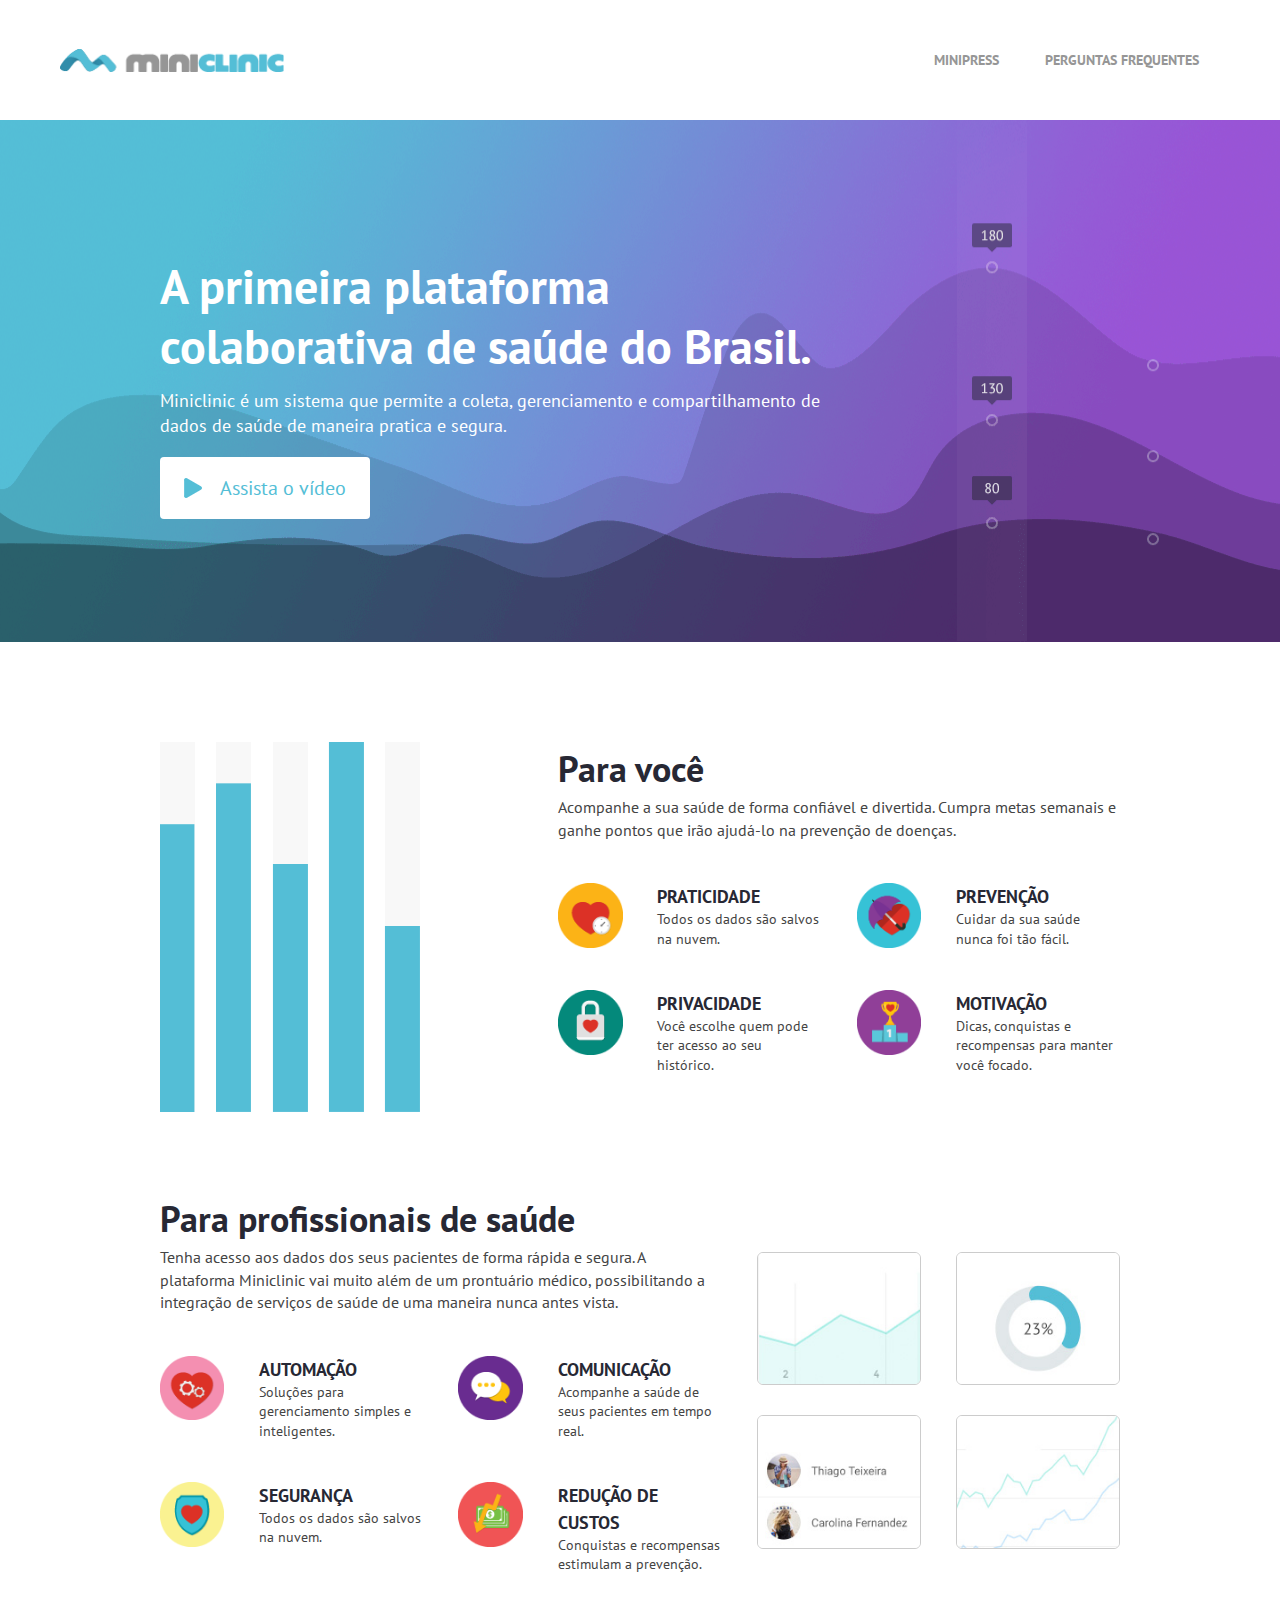
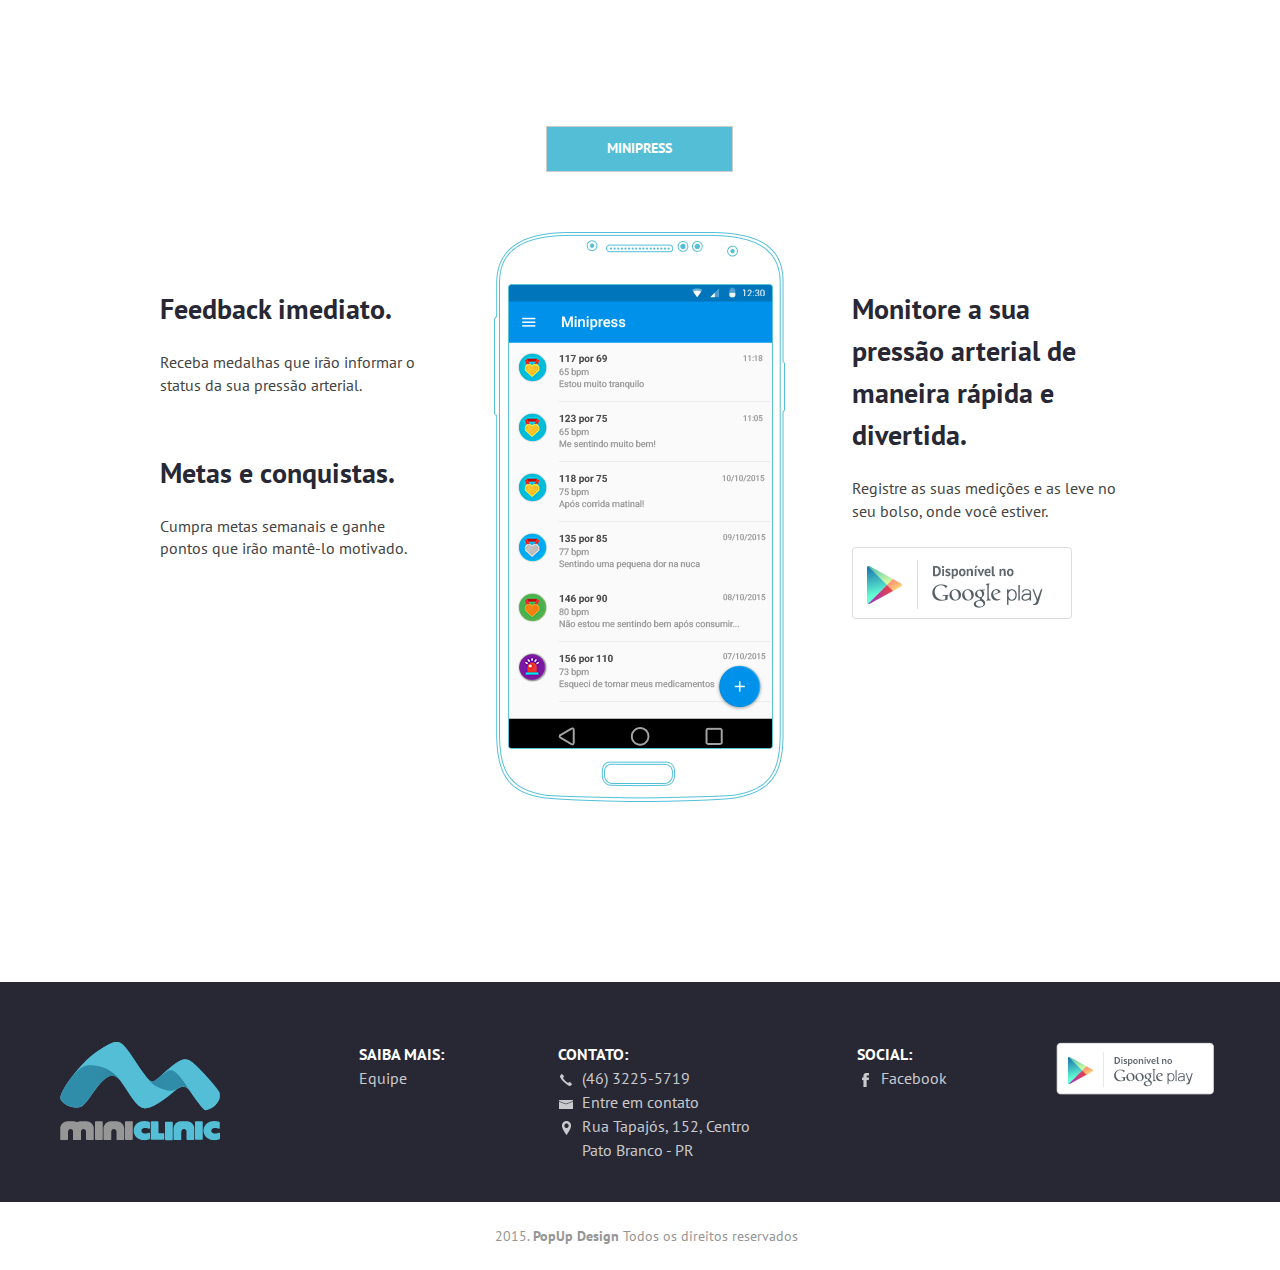
<file: index.html>
<!doctype html>
<html lang="pt-br" prefix="og: http://ogp.me/ns#">
  <head>
    <meta charset="UTF-8">
    <meta http-equiv="X-UA-Compatible" content="IE=edge">
    <title>Miniclinic</title>

    <meta property="og:title" content="Miniclinic" />
    <meta property="og:description" content="A primeira plataforma colaborativa de saúde do Brasil. Acompanhe a sua saúde de forma confiável e divertida. Cumpra metas semanais e ganhe pontos que irão mantê-lo motivado." />
    <meta property="og:type" content="website" />
    <meta property="og:url" content="http://www.miniclinic.com.br/" />
    <meta property="og:image" content="http://www.miniclinic.com.br/img/logo_miniclinic_quadrado.png" />

    <meta name="description" content="A primeira plataforma colaborativa de saúde do Brasil. Acompanhe a sua saúde de forma confiável e divertida. Cumpra metas semanais e ganhe pontos que irão mantê-lo motivado.">
    <meta name="author" content="Miniclinic">
    <link rel="shortcut icon" href="img/icons/favicon.png">
    <meta name="viewport" content="width=device-width, initial-scale=1">
    <meta name="format-detection" content="telephone=no">
    <meta name="MobileOptimized" content="480" />
    <meta name="HandheldFriendly" content="True">
    <meta name="mobile-web-app-capable" content="yes">
    <link rel="icon" sizes="196x196" href="img/touch/chrome-touch-icon-196.png">
    <meta name="apple-mobile-web-app-capable" content="yes">
    <meta name="apple-mobile-web-app-status-bar-style" content="black">
    <meta name="apple-mobile-web-app-title" content="">
    <link rel="apple-touch-icon" href="img/icons/apple-touch-icon-180.png" sizes="180x180">
    <link rel="apple-touch-icon" href="img/icons/apple-touch-icon-152.png" sizes="152x152">
    <link rel="apple-touch-icon" href="img/icons/apple-touch-icon-120.png" sizes="120x120">
    <link rel="apple-touch-icon" href="img/icons/apple-touch-icon-76.png" sizes="76x76">
    <link rel="apple-touch-icon-precomposed" href="img/icons/apple-touch-icon-precomposed.png">
    <meta name="msapplication-TileImage" content="img/icons/tile.png">
    <meta name="msapplication-TileColor" content="#54BED6">
    <link rel="stylesheet" href="styles/componentes/componentes.css">
    <link rel="stylesheet" href="styles/main.css">
    <script src="js/vendor/modernizr-2.8.3.min.js"></script>
    <script src="js/vendor/selectivizr-min.js"></script>
    <link href='http://fonts.googleapis.com/css?family=PT+Sans:400,700' rel='stylesheet' type='text/css'>
  </head>

  <body>

    <header class="menu-sup">
      <div class="wrap">
        <figure id="logo">
            <a href="index.html">
                <img src="img/logo_miniclinic.png" alt="Logo">
            </a>
        </figure>
        <nav class="nav">
            <ul>
              <!--<li><a href="/#apps" title="#apps" class="tab-menu" data-tab="tab1">A Plataforma</a></li> !-->
              <li><a href="/#apps" title="#apps" class="tab-menu" data-tab="tab2">Minipress</a></li>
              <li><a href="faq.html">Perguntas Frequentes</a></li>
              <!--<a href="https://api.miniclinic.com.br/pages/signup">Cadastro</a></li>!-->
              <!--<li><a href="https://api.miniclinic.com.br/pages/login" class="destaque_menu"> Entrar</a></li> !-->
            </ul>
        </nav>

        <a class="toggle-menu" title="Menu">Menu</a>
        <!--<a href="https://api.miniclinic.com.br/pages/login" class="entrar_resp">Entrar</a> -->
      </div>
    </header>

    <section class="hero" id="hero_home">
      <div class="wrap">
        <div class="intro">
          <h1>A primeira plataforma colaborativa de saúde do Brasil.</h1>
          <p>Miniclinic é um sistema que permite a coleta, gerenciamento e compartilhamento de dados de saúde de maneira pratica e segura.</p>
          <a href="https://www.youtube.com/watch?v=aiHaIsBQqh8" class="botao_video popup-youtube">Assista o vídeo</a>
        </div>
      </div>
    </section>

    <main class="main">
      <div class="wrap">
        <div class="bloco">
          <figure class="figura_bloco">
            <img src="img/grafico_home_1.png" alt="">
          </figure>
          <div class="texto_bloco">
            <h2>Para você</h2>
            <p>Acompanhe a sua saúde de forma confiável e divertida. Cumpra metas semanais e ganhe pontos que irão ajudá-lo na prevenção de doenças.</p>
            <div class="mini_bloco">
              <figure class="icone_bloco">
                <img src="img/icone-praticidade.png" alt="">
              </figure>
              <div class="texto_mini_bloco">
                <h5>Praticidade</h5>
                <p>Todos os dados são salvos na nuvem.</p>
              </div>
            </div>
            <div class="mini_bloco">
              <figure class="icone_bloco">
                <img src="img/icone-prevencao.png" alt="">
              </figure>
              <div class="texto_mini_bloco">
                <h5>Prevenção</h5>
                <p>Cuidar da sua saúde nunca foi tão fácil.</p>
              </div>
            </div>
            <div class="mini_bloco">
              <figure class="icone_bloco">
                <img src="img/icone-privacidade.png" alt="">
              </figure>
              <div class="texto_mini_bloco">
                <h5>Privacidade</h5>
                <p>Você escolhe quem pode ter acesso ao seu histórico.</p>
              </div>
            </div>
            <div class="mini_bloco">
              <figure class="icone_bloco">
                <img src="img/icone-motivacao.png" alt="">
              </figure>
              <div class="texto_mini_bloco">
                <h5>Motivação</h5>
                <p>Dicas, conquistas e recompensas para manter você focado.</p>
              </div>
            </div>
          </div>
        </div>

        <div class="bloco">
          <div class="texto_bloco">
            <h2>Para profissionais de saúde</h2>
            <p>Tenha acesso aos dados dos seus pacientes de forma rápida e segura. A plataforma Miniclinic vai muito além de um prontuário médico, possibilitando a integração de serviços de saúde de uma maneira nunca antes vista.</p>
            <div class="mini_bloco">
              <figure class="icone_bloco">
                <img src="img/icone-automatizacao.png" alt="">
              </figure>
              <div class="texto_mini_bloco">
                <h5>Automação</h5>
                <p>Soluções para gerenciamento simples e inteligentes.</p>
              </div>
            </div>
            <div class="mini_bloco">
              <figure class="icone_bloco">
                <img src="img/icone-comunicacao.png" alt="">
              </figure>
              <div class="texto_mini_bloco">
                <h5>Comunicação</h5>
                <p>Acompanhe a saúde de seus pacientes em tempo real.</p>
              </div>
            </div>
            <div class="mini_bloco">
              <figure class="icone_bloco">
                <img src="img/icone-seguranca.png" alt="">
              </figure>
              <div class="texto_mini_bloco">
                <h5>Segurança</h5>
                <p>Todos os dados são salvos na nuvem.</p>
              </div>
            </div>
            <div class="mini_bloco">
              <figure class="icone_bloco">
                <img src="img/icone-reducao-custos.png" alt="">
              </figure>
              <div class="texto_mini_bloco">
                <h5>Redução de custos</h5>
                <p>Conquistas e recompensas estimulam a prevenção.</p>
              </div>
            </div>
          </div>
          <div class="mini_grid">
            <div class="mini_figura">
              <img src="img/screenshot_home_1.jpg" alt="">
            </div>
            <div class="mini_figura">
              <img src="img/screenshot_home_2.jpg" alt="">
            </div>
            <div class="mini_figura">
              <img src="img/screenshot_home_3.jpg" alt="">
            </div>
            <div class="mini_figura">
              <img src="img/screenshot_home_4.jpg" alt="">
            </div>
          </div>
        </div>
      </div>
    </main>

    <section class="apps" id="apps">
      <div class="wrap">
        <div class="tabs">
            <ul class="nav-tabs">
                <!--<li><a data-tab="tab1">A Plataforma</a></li> -->
                <li class="ativo" style="cursor: default"><a data-tab="tab2">Minipress</a></li>
            </ul>
            <div class="tab-content">
                <div class="tab-pane" id="tab1">
                  <figure id="screenshot_01">
                    <img src="img/mockup_miniclinic_tablet.png" alt="">
                  </figure>
                  <div class="coluna colune-left">
                    <h3>Sua saúde em um só lugar</h3>
                    <p>​Esse é o painel de controle da sua saúde. Acompanhesuas atividades, metas e conquistas de uma maneira rápida e prática.</p>
                    <a href="http://web.miniclinic.com.br" class="botao">Começar</a>
                  </div>
                </div>



                <div class="tab-pane ativo" id="tab2">
                    <div class="coluna coluna_03">
                      <div>
                        <h3>Feedback imediato.</h3>
                        <p>​Receba medalhas que irão informar o status da sua pressão arterial.</p>
                      </div>

                      <div>
                        <h3>Metas e conquistas.</h3>
                        <p>​Cumpra metas semanais e ganhe pontos que irão mantê-lo motivado.</p>
                      </div>
                    </div>
                    <figure id="screenshot_02">
                      <img src="img/mockup_miniclinic.png" alt="">
                    </figure>
                    <div class="coluna coluna_03">
                      <div>
                        <h3>Monitore a sua pressão arterial de maneira rápida e divertida​.</h3>
                        <p>Registre as suas medições e as leve no seu bolso, onde você estiver.</p>
                      </div>

                      <div>
                        <a href="https://play.google.com/store/apps/details?id=br.com.miniclinic.minipress&hl=pt_BR" target="_blank" title="Download no Google Play" class="botao_download"><img src="img/download_googleplay_claro.png" alt=""></a>
                      </div>
                    </div>
                </div>
            </div>
        </div>

      </div>
    </section>
<!-- 
    <section class="calltoaction">
      <div class="wrap">
        <div class="texto_bloco">
          <h2>Uma conta para todos os serviços</h2>
          <p>Cadastre-se agora e utilize todos os nosso serviços. É rápido e gratuito.</p>
          <a href="http://web.miniclinic.com.br" class="botao">Começar</a>
        </div>
        <figure class="screenshot_app">
          <img src="img/mockup_miniclinic_desktop.png" alt="">
        </figure>
      </div>
    </section> -->

    <footer class="footer">
    <div class="wrap">
        <figure class="logo_footer">
            <img src="img/logo_miniclinic_quadrado.png" alt="Logo" class="logo">
        </figure>
        <ul id="coluna-1">
            <li><strong>Saiba mais:</strong></li>
            <li><a href="equipe.html">Equipe</a></li>
        </ul>
        <ul id="coluna-2">
            <li><strong>Contato:</strong></li>
            <li><img src="img/icone_telefone.png" alt="" class="icone">(46) 3225-5719</li>
            <li><img src="img/icone_email.png" alt="" class="icone"><a href="contato.html">Entre em contato</a></li>
            <li><img src="img/icone_localizacao.png" alt="" class="icone">Rua Tapajós, 152, Centro</li>
            <li>Pato Branco - PR </li>
        </ul>
        <ul id="coluna-3">
            <li><strong>Social:</strong></li>
            <li><img src="img/icone_facebook.png" alt="" class="icone"><a href="http://www.facebook.com/MiniclinicTecnologia">Facebook</a></li>
            <!--<li><img src="img/icone_twitter.png" alt="" class="icone"><a href="#">Twitter</a></li>-->
            <!--<li><img src="img/icone_googleplus.png" alt="" class="icone"><a href="#">Google+</a></li>-->
            <!--<li><img src="img/icone_instagram.png" alt="" class="icone"><a href="#">Instagram</a></li>-->
        </ul>
        <div class="app_download">
            <a href="https://play.google.com/store/apps/details?id=br.com.miniclinic.minipress&hl=pt_BR" target="_blank" title="Download no Google Play"><img src="img/download_googleplay.png" alt=""></a>
        </div>
    </div>
  </footer>
    <footer class="creditos">
        <div class="wrap">
            <ul>
                <li><small>2015. <b>PopUp Design</b> Todos os direitos reservados</small></li>
            </ul>
        </div>
    </footer>

    <script src="//ajax.googleapis.com/ajax/libs/jquery/1.11.3/jquery.min.js"></script>
    <script>window.jQuery || document.write('<script src="js/vendor/jquery-1.11.3.min.js"><\/script>')</script>

    <script src="js/owl.carousel.min.js"></script>
    <script src="js/jquery.magnific-popup.min.js"></script>
    <script src="scripts/main.js"></script>

    <script>
      $('.popup-youtube, .popup-vimeo, .popup-gmaps').magnificPopup({
          disableOn: 700,
          type: 'iframe',
          mainClass: 'mfp-fade',
          removalDelay: 160,
          preloader: false,

          fixedContentPos: false
      });
    </script>

    <script>
      (function(i,s,o,g,r,a,m){i['GoogleAnalyticsObject']=r;i[r]=i[r]||function(){
      (i[r].q=i[r].q||[]).push(arguments)},i[r].l=1*new Date();a=s.createElement(o),
      m=s.getElementsByTagName(o)[0];a.async=1;a.src=g;m.parentNode.insertBefore(a,m)
      })(window,document,'script','//www.google-analytics.com/analytics.js','ga');

      ga('create', 'UA-68302709-1', 'auto');
      ga('send', 'pageview');
    </script>

  </body>
</html>
</file>
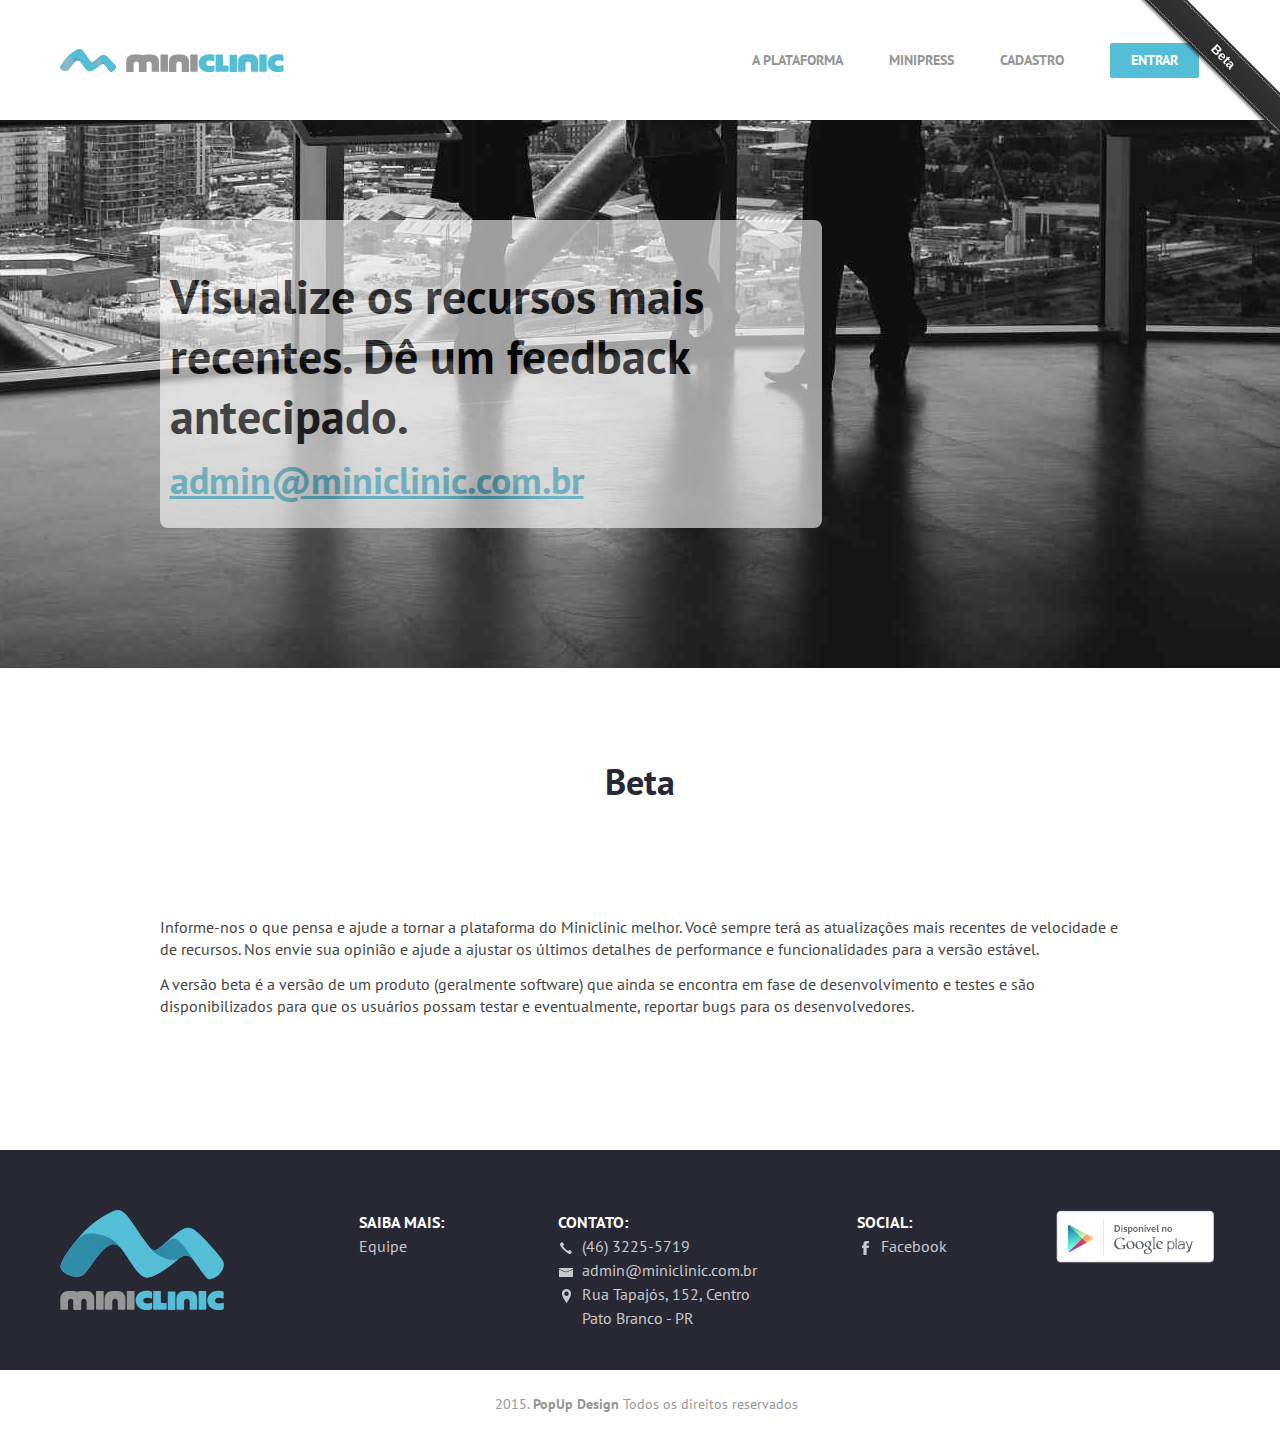
<file: beta.html>
<!doctype html>
<html lang="pt-br" prefix="og: http://ogp.me/ns#">
  <head>
    <meta charset="UTF-8">
    <meta http-equiv="X-UA-Compatible" content="IE=edge">
    <title>Beta | Miniclinic</title>

    <meta property="og:title" content="Beta | Miniclinic" />
    <meta property="og:description" content="A primeira plataforma colaborativa de saúde do Brasil. Acompanhe a sua saúde de forma confiável e divertida. Cumpra metas semanais e ganhe pontos que irão mantê-lo motivado." />
    <meta property="og:type" content="website" />
    <meta property="og:url" content="http://www.miniclinic.com.br/beta.html" />
    <meta property="og:image" content="http://www.miniclinic.com.br/img/logo_miniclinic_quadrado.png" />

    <meta name="description" content="A primeira plataforma colaborativa de saúde do Brasil. Acompanhe a sua saúde de forma confiável e divertida. Cumpra metas semanais e ganhe pontos que irão mantê-lo motivado.">
    <meta name="author" content="Miniclinic">
    <link rel="shortcut icon" href="img/icons/favicon.png">
    <meta name="viewport" content="width=device-width, initial-scale=1">
    <meta name="format-detection" content="telephone=no">
    <meta name="MobileOptimized" content="480" />
    <meta name="HandheldFriendly" content="True">
    <meta name="mobile-web-app-capable" content="yes">
    <link rel="icon" sizes="196x196" href="img/touch/chrome-touch-icon-196.png">
    <meta name="apple-mobile-web-app-capable" content="yes">
    <meta name="apple-mobile-web-app-status-bar-style" content="black">
    <meta name="apple-mobile-web-app-title" content="">
    <link rel="apple-touch-icon" href="img/icons/apple-touch-icon-180.png" sizes="180x180">
    <link rel="apple-touch-icon" href="img/icons/apple-touch-icon-152.png" sizes="152x152">
    <link rel="apple-touch-icon" href="img/icons/apple-touch-icon-120.png" sizes="120x120">
    <link rel="apple-touch-icon" href="img/icons/apple-touch-icon-76.png" sizes="76x76">
    <link rel="apple-touch-icon-precomposed" href="img/icons/apple-touch-icon-precomposed.png">
    <meta name="msapplication-TileImage" content="img/icons/tile.png">
    <meta name="msapplication-TileColor" content="#54BED6">
    <link rel="stylesheet" href="styles/componentes/componentes.css">
    <link rel="stylesheet" href="styles/main.css">
    <script src="js/vendor/modernizr-2.8.3.min.js"></script>
    <script src="js/vendor/selectivizr-min.js"></script>
    <link href='http://fonts.googleapis.com/css?family=PT+Sans:400,700' rel='stylesheet' type='text/css'>
  </head>

  <body>

   <div style="width: 150px;height: 150px;position: fixed;overflow: hidden;top: 0;z-index: 9999;pointer-events: none;right: 0;"><div class="github-fork-ribbon" style="position: absolute;padding: 2px 0;background-color: #333;background-image: linear-gradient(to bottom, rgba(0, 0, 0, 0), rgba(0, 0, 0, 0.15));-webkit-box-shadow: 0 2px 3px 0 rgba(0, 0, 0, 0.5);-moz-box-shadow: 0 2px 3px 0 rgba(0, 0, 0, 0.5);box-shadow: 0 2px 3px 0 rgba(0, 0, 0, 0.5);z-index: 9999;pointer-events: auto;top: 42px;right: -43px;-webkit-transform: rotate(45deg);-moz-transform: rotate(45deg);-ms-transform: rotate(45deg);-o-transform: rotate(45deg);transform: rotate(45deg);"><a href="beta.html" style="font: 700 13px &quot;Helvetica Neue&quot;, Helvetica, Arial, sans-serif;color: #fff;text-decoration: none;text-shadow: 0 -1px rgba(0, 0, 0, 0.5);text-align: center;width: 200px;line-height: 20px;display: inline-block;padding: 2px 0;border-width: 1px 0;border-style: dotted;border-color: rgba(255, 255, 255, 0.7);">Beta</a></div></div>

   <header class="menu-sup">
      <div class="wrap">
        <figure id="logo">
            <a href="index.html">
                <!--[if lte IE 8]><img src="img/logo_miniclinic.png" alt="Logo"><![endif]-->
                <!--[if gt IE 8]><img src="img/logo_miniclinic.svg" alt="Logo"><![endif]-->
                <!--[if !IE]> --><img src="img/logo_miniclinic.svg" alt="Logo"><!-- <![endif]-->
            </a>
        </figure>
        <nav class="nav">
            <ul>
                <li><a href="/#apps" title="#apps" class="tab-menu" data-tab="tab1">A Plataforma</a></li>
                <li><a href="/#apps" title="#apps" class="tab-menu" data-tab="tab2">Minipress</a></li>
                <li><a href="https://api.miniclinic.com.br/pages/signup">Cadastro</a></li>
                <li><a href="https://api.miniclinic.com.br/pages/login" class="destaque_menu">Entrar</a></li>
            </ul>
        </nav>

        <a class="toggle-menu" title="Menu">Menu</a>
        <a href="login.html" class="entrar_resp">Entrar</a>
      </div>
    </header>

    <section class="hero" id="hero_beta">
      <div class="wrap">
        <div class="intro">
          <h1>Visualize os recursos mais recentes. Dê um feedback antecipado. <a href="mailto:admin@miniclinic.com.br">admin@miniclinic.com.br</a></h1>
        </div>
      </div>
    </section>

    <main class="main">
      <div class="wrap">
        <div class="texto_intro">
          <h2>Beta</h2>
        </div>

        <div id="equipe">

          <p>
            Informe-nos o que pensa e ajude a tornar a plataforma do Miniclinic melhor.
            Você sempre terá as atualizações mais recentes de velocidade e de recursos.
            Nos envie sua opinião e ajude a ajustar os últimos detalhes de performance e funcionalidades para a versão estável.
          </p>

          <p>
            A versão beta é a versão de um produto (geralmente software) que ainda se encontra em fase de desenvolvimento e testes e são disponibilizados para que os usuários possam testar e eventualmente, reportar bugs para os desenvolvedores.
          </p>
        </div>
      </div>
    </main>



    <footer class="footer">
    <div class="wrap">
        <figure class="logo_footer">
            <!--[if lte IE 8]><img src="img/logo_miniclinic_quadrado.png" alt="Logo" class="logo"><![endif]-->
            <!--[if gt IE 8]><img src="img/logo_miniclinic_quadrado.svg" alt="Logo" class="logo"><![endif]-->
            <!--[if !IE]> --><img src="img/logo_miniclinic_quadrado.svg" alt="Logo" class="logo"><!-- <![endif]-->
        </figure>
        <ul id="coluna-1">
            <li><strong>Saiba mais:</strong></li>
            <li><a href="equipe.html">Equipe</a></li>
        </ul>
        <ul id="coluna-2">
            <li><strong>Contato:</strong></li>
            <li><img src="img/icone_telefone.png" alt="" class="icone">(46) 3225-5719</li>
            <li><img src="img/icone_email.png" alt="" class="icone"><a href="mailto:admin@miniclinic.com.br">admin@miniclinic.com.br</a></li>
            <li><img src="img/icone_localizacao.png" alt="" class="icone">Rua Tapajós, 152, Centro</li>
            <li>Pato Branco - PR </li>
        </ul>
        <ul id="coluna-3">
            <li><strong>Social:</strong></li>
            <li><img src="img/icone_facebook.png" alt="" class="icone"><a href="http://www.facebook.com/MiniclinicTecnologia">Facebook</a></li>
            <!--
            <li><img src="img/icone_twitter.png" alt="" class="icone"><a href="#">Twitter</a></li>
            <li><img src="img/icone_googleplus.png" alt="" class="icone"><a href="#">Google+</a></li>
            <li><img src="img/icone_instagram.png" alt="" class="icone"><a href="#">Instagram</a></li>
            -->
        </ul>
        <div class="app_download">
            <a href="https://play.google.com/store/apps/details?id=br.com.miniclinic.minipress&hl=pt_BR" title="Download no Google Play"><img src="img/download_googleplay.png" alt=""></a>
            <!--<a href="#" title="Baixar na App Store"><img src="img/download_appstore.png" alt=""></a>-->
        </div>
    </div>
  </footer>
    <footer class="creditos">
        <div class="wrap">
            <ul>
                <li><small>2015. <b>PopUp Design</b> Todos os direitos reservados</small></li>
            </ul>
        </div>
    </footer>

    <script src="//ajax.googleapis.com/ajax/libs/jquery/1.11.3/jquery.min.js"></script>
    <script>window.jQuery || document.write('<script src="js/vendor/jquery-1.11.3.min.js"><\/script>')</script>

    <script src="js/owl.carousel.min.js"></script>
    <script src="scripts/main.js"></script>

    <script>
      (function(i,s,o,g,r,a,m){i['GoogleAnalyticsObject']=r;i[r]=i[r]||function(){
      (i[r].q=i[r].q||[]).push(arguments)},i[r].l=1*new Date();a=s.createElement(o),
      m=s.getElementsByTagName(o)[0];a.async=1;a.src=g;m.parentNode.insertBefore(a,m)
      })(window,document,'script','//www.google-analytics.com/analytics.js','ga');

      ga('create', 'UA-68302709-1', 'auto');
      ga('send', 'pageview');
    </script>

  </body>
</html>
</file>
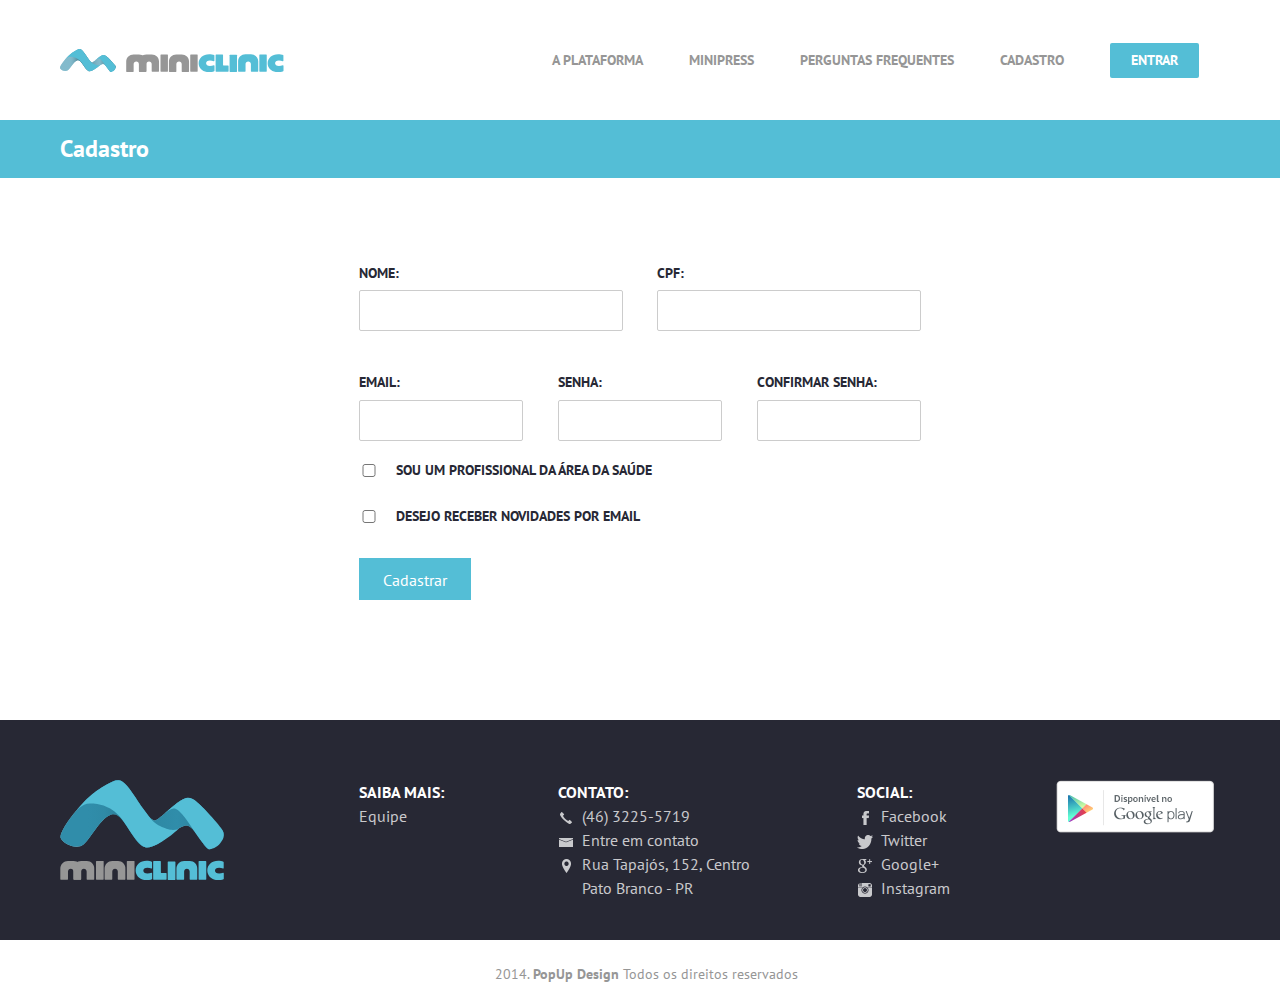
<file: cadastro.html>
<!doctype html>
<html lang="pt-br">
  <head>
    <meta charset="UTF-8">
    <meta http-equiv="X-UA-Compatible" content="IE=edge">
    <title>Cadastro | Miniclinic</title>
    <meta name="description" content="">
    <link rel="shortcut icon" href="img/icons/favicon.png">

    <!-- Metas para Design Responsivo -->
    <meta name="viewport" content="width=device-width, initial-scale=1">
    <meta name="format-detection" content="telephone=no">
    <meta name="MobileOptimized" content="480" />
    <meta name="HandheldFriendly" content="True">

    <!-- Homescreen Android -->
    <meta name="mobile-web-app-capable" content="yes">
    <link rel="icon" sizes="196x196" href="img/touch/chrome-touch-icon-196.png">

    <!-- Homescreen iOS -->
    <meta name="apple-mobile-web-app-capable" content="yes">
    <meta name="apple-mobile-web-app-status-bar-style" content="black">
    <meta name="apple-mobile-web-app-title" content="">
    <link rel="apple-touch-icon" href="img/icons/apple-touch-icon-180.png" sizes="180x180">
    <link rel="apple-touch-icon" href="img/icons/apple-touch-icon-152.png" sizes="152x152">
    <link rel="apple-touch-icon" href="img/icons/apple-touch-icon-120.png" sizes="120x120">
    <link rel="apple-touch-icon" href="img/icons/apple-touch-icon-76.png" sizes="76x76">
    <link rel="apple-touch-icon-precomposed" href="img/icons/apple-touch-icon-precomposed.png">

    <!-- Tile Win8 -->
    <meta name="msapplication-TileImage" content="img/icons/tile.png">
    <meta name="msapplication-TileColor" content="#54BED6">

    <!-- build:css styles/componentes/main.min.css -->
    <link rel="stylesheet" href="styles/componentes/componentes.css">
    <link rel="stylesheet" href="styles/main.css">
    <!-- endbuild -->

    <!--Modernizr-->
    <script src="js/vendor/modernizr-2.8.3.min.js"></script>

    <!--selectivizr-->
    <script src="js/vendor/selectivizr-min.js"></script>

    <!--Google Fonts - PT SANS-->
    <link href='http://fonts.googleapis.com/css?family=PT+Sans:400,700' rel='stylesheet' type='text/css'>
  </head>

  <body>

   <header class="menu-sup">
      <div class="wrap">
        <figure id="logo">
            <a href="index.html">
                <!--[if lte IE 8]><img src="img/logo_miniclinic.png" alt="Logo"><![endif]-->
                <!--[if gt IE 8]><img src="img/logo_miniclinic.svg" alt="Logo"><![endif]-->
                <!--[if !IE]> --><img src="img/logo_miniclinic.svg" alt="Logo"><!-- <![endif]-->
            </a>
        </figure>
        <nav class="nav">
            <ul>
              <li><a href="/#apps" title="#apps" class="tab-menu" data-tab="tab1">A Plataforma</a></li>
              <li><a href="/#apps" title="#apps" class="tab-menu" data-tab="tab2">Minipress</a></li>
              <li><a href="faq.html">Perguntas Frequentes</a></li>
              <li><a href="https://api.miniclinic.com.br/pages/signup">Cadastro</a></li>
              <li><a href="https://api.miniclinic.com.br/pages/login" class="destaque_menu">Entrar</a></li>
            </ul>
        </nav>

        <a class="toggle-menu" title="Menu">Menu</a>
        <a href="login.html" class="entrar_resp">Entrar</a>
      </div>
    </header>

    <div class="barra_titulo">
      <div class="wrap">
        <h1>Cadastro</h1>
      </div>
    </div>

    <main class="main">
      <div class="wrap">
        <form class="form_cadastro" method="post" action="">
          <fieldset>
            <label for="nome">Nome:</label>
            <input type="text" name="nome" id="nome" autocomplete="name">
          </fieldset>
          <fieldset>
            <label for="cpf">CPF:</label>
            <input type="text" name="cpf" id="cpf">
          </fieldset>

          <div>
            <fieldset class="fieldset-small">
              <label for="email">Email:</label>
              <input type="text" name="email" id="email">
            </fieldset>
            <fieldset class="fieldset-small">
              <label for="senha">Senha:</label>
              <input type="password" name="senha" id="senha">
            </fieldset>
            <fieldset class="fieldset-small">
              <label for="confirma">Confirmar Senha:</label>
              <input type="password" name="confirma" id="confirma">
            </fieldset>
          </div>

          <fieldset class="fieldset-long padding-fild">
              <input type="checkbox" id="profissional" name="profissional" value="Profissional da Saúde">
              <label class="ckb-label" for="profissional">Sou um profissional da área da saúde</label>
          </fieldset>

          <fieldset class="fieldset-long padding-fild">
              <input type="checkbox" id="newsletter" name="newsletter" value="1">
              <label class="ckb-label" for="newsletter">Desejo receber novidades por email</label>
          </fieldset>


          <input type="submit" class="cadastrar botao" name="cadastrar" value="Cadastrar">
        </form>
      </div>
    </main>

    <footer class="footer">
    <div class="wrap">
        <figure class="logo_footer">
            <!--[if lte IE 8]><img src="img/logo_miniclinic_quadrado.png" alt="Logo" class="logo"><![endif]-->
            <!--[if gt IE 8]><img src="img/logo_miniclinic_quadrado.svg" alt="Logo" class="logo"><![endif]-->
            <!--[if !IE]> --><img src="img/logo_miniclinic_quadrado.svg" alt="Logo" class="logo"><!-- <![endif]-->
        </figure>
        <ul id="coluna-1">
            <li><strong>Saiba mais:</strong></li>
            <li><a href="equipe.html">Equipe</a></li>
        </ul>
        <ul id="coluna-2">
            <li><strong>Contato:</strong></li>
            <li><img src="img/icone_telefone.png" alt="" class="icone">(46) 3225-5719</li>
            <li><img src="img/icone_email.png" alt="" class="icone"><a href="contato.html">Entre em contato</a></li>
            <li><img src="img/icone_localizacao.png" alt="" class="icone">Rua Tapajós, 152, Centro</li>
            <li>Pato Branco - PR </li>
        </ul>
        <ul id="coluna-3">
            <li><strong>Social:</strong></li>
            <li><img src="img/icone_facebook.png" alt="" class="icone"><a href="#">Facebook</a></li>
            <li><img src="img/icone_twitter.png" alt="" class="icone"><a href="#">Twitter</a></li>
            <li><img src="img/icone_googleplus.png" alt="" class="icone"><a href="#">Google+</a></li>
            <li><img src="img/icone_instagram.png" alt="" class="icone"><a href="#">Instagram</a></li>
        </ul>
        <div class="app_download">
            <a href="#" title="Download no Google Play"><img src="img/download_googleplay.png" alt=""></a>
            <!--<a href="#" title="Baixar na App Store"><img src="img/download_appstore.png" alt=""></a>-->
        </div>
    </div>
  </footer>
    <footer class="creditos">
        <div class="wrap">
            <ul>
                <li><small>2014. <b>PopUp Design</b> Todos os direitos reservados</small></li>
            </ul>
        </div>
    </footer>

    <!-- Scripts não minificados pelo Gulp -->
    <script src="//ajax.googleapis.com/ajax/libs/jquery/1.11.3/jquery.min.js"></script>
    <script>window.jQuery || document.write('<script src="js/vendor/jquery-1.11.3.min.js"><\/script>')</script>

    <!-- Slider -->
    <script src="js/owl.carousel.min.js"></script>

    <!-- Máscara de Formulários -->
    <script src="js/jquery.mask.min.js"></script>
    <script>
      $('#cpf').mask('000.000.000-00', {reverse: true});
    </script>

    <!-- build:js scripts/main.min.js -->
    <script src="scripts/main.js"></script>
    <!-- endbuild -->

    <!-- Google Analytics -->
    <script>
      (function(i,s,o,g,r,a,m){i['GoogleAnalyticsObject']=r;i[r]=i[r]||function(){
      (i[r].q=i[r].q||[]).push(arguments)},i[r].l=1*new Date();a=s.createElement(o),
      m=s.getElementsByTagName(o)[0];a.async=1;a.src=g;m.parentNode.insertBefore(a,m)
      })(window,document,'script','//www.google-analytics.com/analytics.js','ga');
      ga('create', 'UA-XXXXX-X', 'auto');
      ga('send', 'pageview');
    </script>

  </body>
</html>
</file>
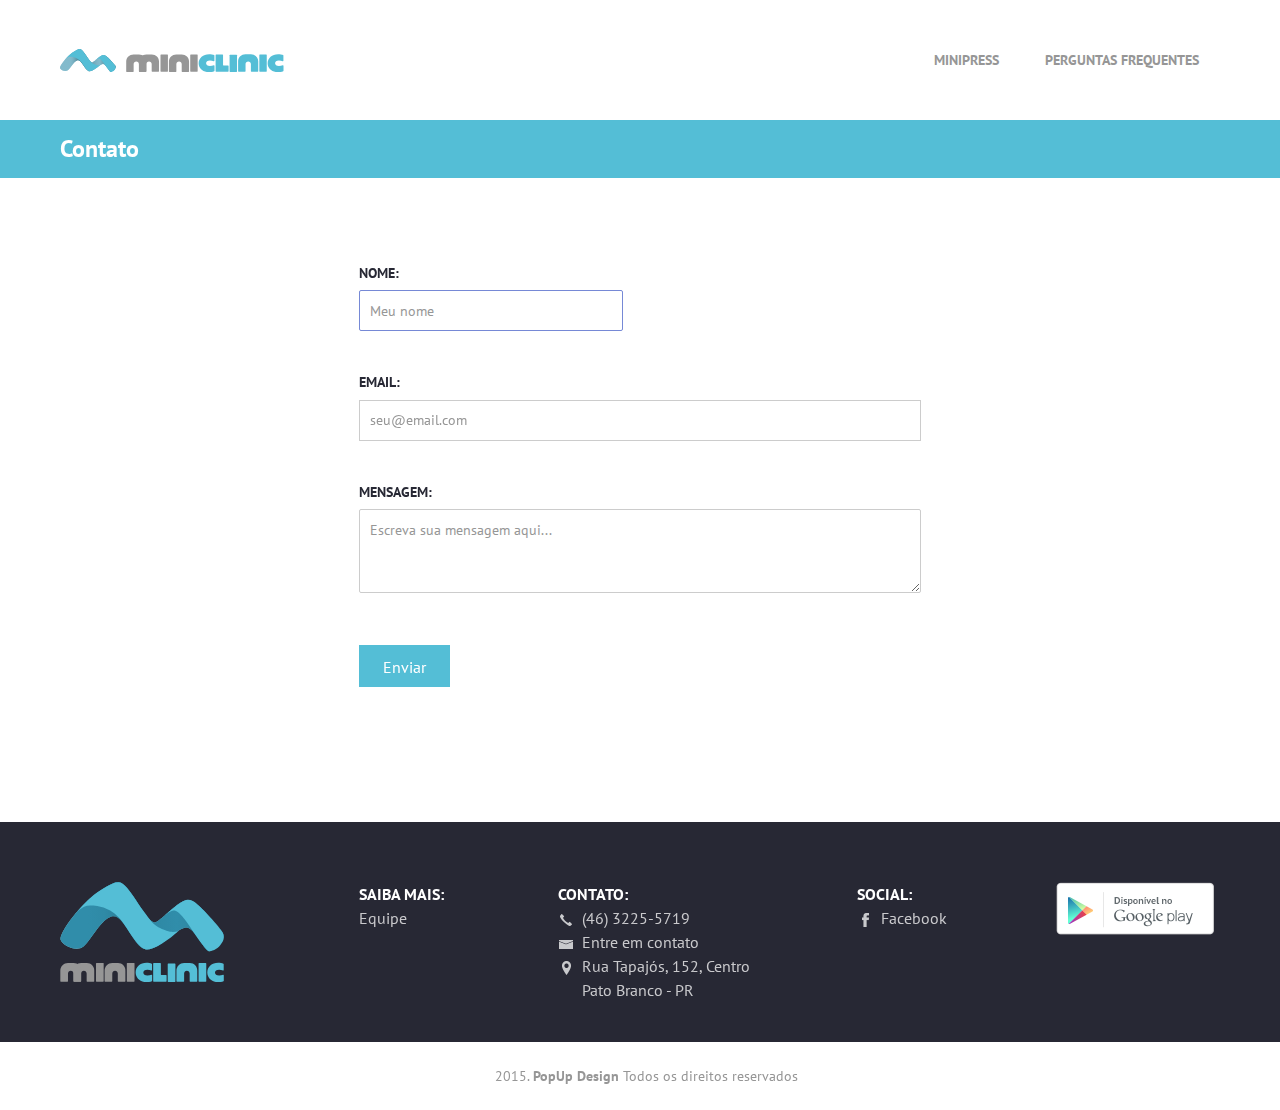
<file: contato.html>
<!doctype html>
<html lang="pt-br">
  <head>
    <meta charset="UTF-8">
    <meta http-equiv="X-UA-Compatible" content="IE=edge">
    <title>Contato | Miniclinic</title>
    <meta name="description" content="">
    <link rel="shortcut icon" href="img/icons/favicon.png">

    <!-- Metas para Design Responsivo -->
    <meta name="viewport" content="width=device-width, initial-scale=1">
    <meta name="format-detection" content="telephone=no">
    <meta name="MobileOptimized" content="480" />
    <meta name="HandheldFriendly" content="True">

    <!-- Homescreen Android -->
    <meta name="mobile-web-app-capable" content="yes">
    <link rel="icon" sizes="196x196" href="img/touch/chrome-touch-icon-196.png">

    <!-- Homescreen iOS -->
    <meta name="apple-mobile-web-app-capable" content="yes">
    <meta name="apple-mobile-web-app-status-bar-style" content="black">
    <meta name="apple-mobile-web-app-title" content="">
    <link rel="apple-touch-icon" href="img/icons/apple-touch-icon-180.png" sizes="180x180">
    <link rel="apple-touch-icon" href="img/icons/apple-touch-icon-152.png" sizes="152x152">
    <link rel="apple-touch-icon" href="img/icons/apple-touch-icon-120.png" sizes="120x120">
    <link rel="apple-touch-icon" href="img/icons/apple-touch-icon-76.png" sizes="76x76">
    <link rel="apple-touch-icon-precomposed" href="img/icons/apple-touch-icon-precomposed.png">

    <!-- Tile Win8 -->
    <meta name="msapplication-TileImage" content="img/icons/tile.png">
    <meta name="msapplication-TileColor" content="#54BED6">

    <!-- build:css styles/componentes/main.min.css -->
    <link rel="stylesheet" href="styles/componentes/componentes.css">
    <link rel="stylesheet" href="styles/main.css">
    <!-- endbuild -->

    <!--Modernizr-->
    <script src="js/vendor/modernizr-2.8.3.min.js"></script>

    <!--selectivizr-->
    <script src="js/vendor/selectivizr-min.js"></script>

    <!--Google Fonts - PT SANS-->
    <link href='http://fonts.googleapis.com/css?family=PT+Sans:400,700' rel='stylesheet' type='text/css'>
  </head>

  <body>

   <header class="menu-sup">
      <div class="wrap">
        <figure id="logo">
            <a href="index.html">
                <!--[if lte IE 8]><img src="img/logo_miniclinic.png" alt="Logo"><![endif]-->
                <!--[if gt IE 8]><img src="img/logo_miniclinic.svg" alt="Logo"><![endif]-->
                <!--[if !IE]> --><img src="img/logo_miniclinic.svg" alt="Logo"><!-- <![endif]-->
            </a>
        </figure>
        <nav class="nav">
            <ul>
<!--               <li><a href="/#apps" title="#apps" class="tab-menu" data-tab="tab1">A Plataforma</a></li> -->
              <li><a href="/#apps" title="#apps" class="tab-menu" data-tab="tab2">Minipress</a></li>
              <li><a href="faq.html">Perguntas Frequentes</a></li>
<!--               <li><a href="https://api.miniclinic.com.br/pages/signup">Cadastro</a></li>
              <li><a href="https://api.miniclinic.com.br/pages/login" class="destaque_menu">Entrar</a></li> -->
            </ul>
        </nav>

        <a class="toggle-menu" title="Menu">Menu</a>
<!--         <a href="login.html" class="entrar_resp">Entrar</a> -->
      </div>
    </header>

    <div class="barra_titulo">
      <div class="wrap">
        <h1>Contato</h1>
      </div>
    </div>

    <main class="main">
      <div class="wrap">
        <form id="contatoForm" class="form_cadastro" method="post">

          <fieldset>
            <label for="name">Nome:</label>
            <input type="text" name="name" id="name" autocomplete="nome" placeholder="Meu nome" autofocus required>
          </fieldset>

	  <fieldset class="fieldset-long">
            <label for="email">Email:</label>
            <input type="email" name="email" id="email" autocomplete="email" placeholder="seu@email.com" required>
	  </fieldset>

	  <fieldset class="fieldset-long">
            <label for="message">Mensagem:</label>
            <textarea name="message" id="message" rows="10" cols="50" placeholder="Escreva sua mensagem aqui..." required></textarea>
	  </fieldset>


          <input type="submit" id="submit" class="cadastrar botao" name="enviar" value="Enviar">

        </form>
      </div>
    </main>

    <footer class="footer">
    <div class="wrap">
        <figure class="logo_footer">
            <!--[if lte IE 8]><img src="img/logo_miniclinic_quadrado.png" alt="Logo" class="logo"><![endif]-->
            <!--[if gt IE 8]><img src="img/logo_miniclinic_quadrado.svg" alt="Logo" class="logo"><![endif]-->
            <!--[if !IE]> --><img src="img/logo_miniclinic_quadrado.svg" alt="Logo" class="logo"><!-- <![endif]-->
        </figure>
        <ul id="coluna-1">
            <li><strong>Saiba mais:</strong></li>
            <li><a href="equipe.html">Equipe</a></li>
        </ul>
        <ul id="coluna-2">
            <li><strong>Contato:</strong></li>
            <li><img src="img/icone_telefone.png" alt="" class="icone">(46) 3225-5719</li>
            <li><img src="img/icone_email.png" alt="" class="icone"><a href="contato.html">Entre em contato</a></li>
            <li><img src="img/icone_localizacao.png" alt="" class="icone">Rua Tapajós, 152, Centro</li>
            <li>Pato Branco - PR </li>
        </ul>
        <ul id="coluna-3">
            <li><strong>Social:</strong></li>
            <li><img src="img/icone_facebook.png" alt="" class="icone"><a href="#">Facebook</a></li>
<!--             <li><img src="img/icone_twitter.png" alt="" class="icone"><a href="#">Twitter</a></li>
            <li><img src="img/icone_googleplus.png" alt="" class="icone"><a href="#">Google+</a></li>
            <li><img src="img/icone_instagram.png" alt="" class="icone"><a href="#">Instagram</a></li> -->
        </ul>
        <div class="app_download">
            <a href="#" title="Download no Google Play"><img src="img/download_googleplay.png" alt=""></a>
            <!--<a href="#" title="Baixar na App Store"><img src="img/download_appstore.png" alt=""></a>-->
        </div>
    </div>
  </footer>
    <footer class="creditos">
        <div class="wrap">
            <ul>
                <li><small>2015. <b>PopUp Design</b> Todos os direitos reservados</small></li>
            </ul>
        </div>
    </footer>


    <script>
      (function(i,s,o,g,r,a,m){i['GoogleAnalyticsObject']=r;i[r]=i[r]||function(){
      (i[r].q=i[r].q||[]).push(arguments)},i[r].l=1*new Date();a=s.createElement(o),
      m=s.getElementsByTagName(o)[0];a.async=1;a.src=g;m.parentNode.insertBefore(a,m)
      })(window,document,'script','//www.google-analytics.com/analytics.js','ga');

      ga('create', 'UA-68302709-1', 'auto');
      ga('send', 'pageview');
    </script>

    <!-- Scripts não minificados pelo Gulp -->
    <script src="//ajax.googleapis.com/ajax/libs/jquery/1.11.3/jquery.min.js"></script>
    <script>window.jQuery || document.write('<script src="js/vendor/jquery-1.11.3.min.js"><\/script>')</script>

    <!-- build:js scripts/main.min.js -->
    <script src="scripts/contato.js"></script>
    <!-- endbuild -->

    
    <script src="js/owl.carousel.min.js"></script>
    <script src="scripts/main.js"></script>

  </body>
</html>
</file>
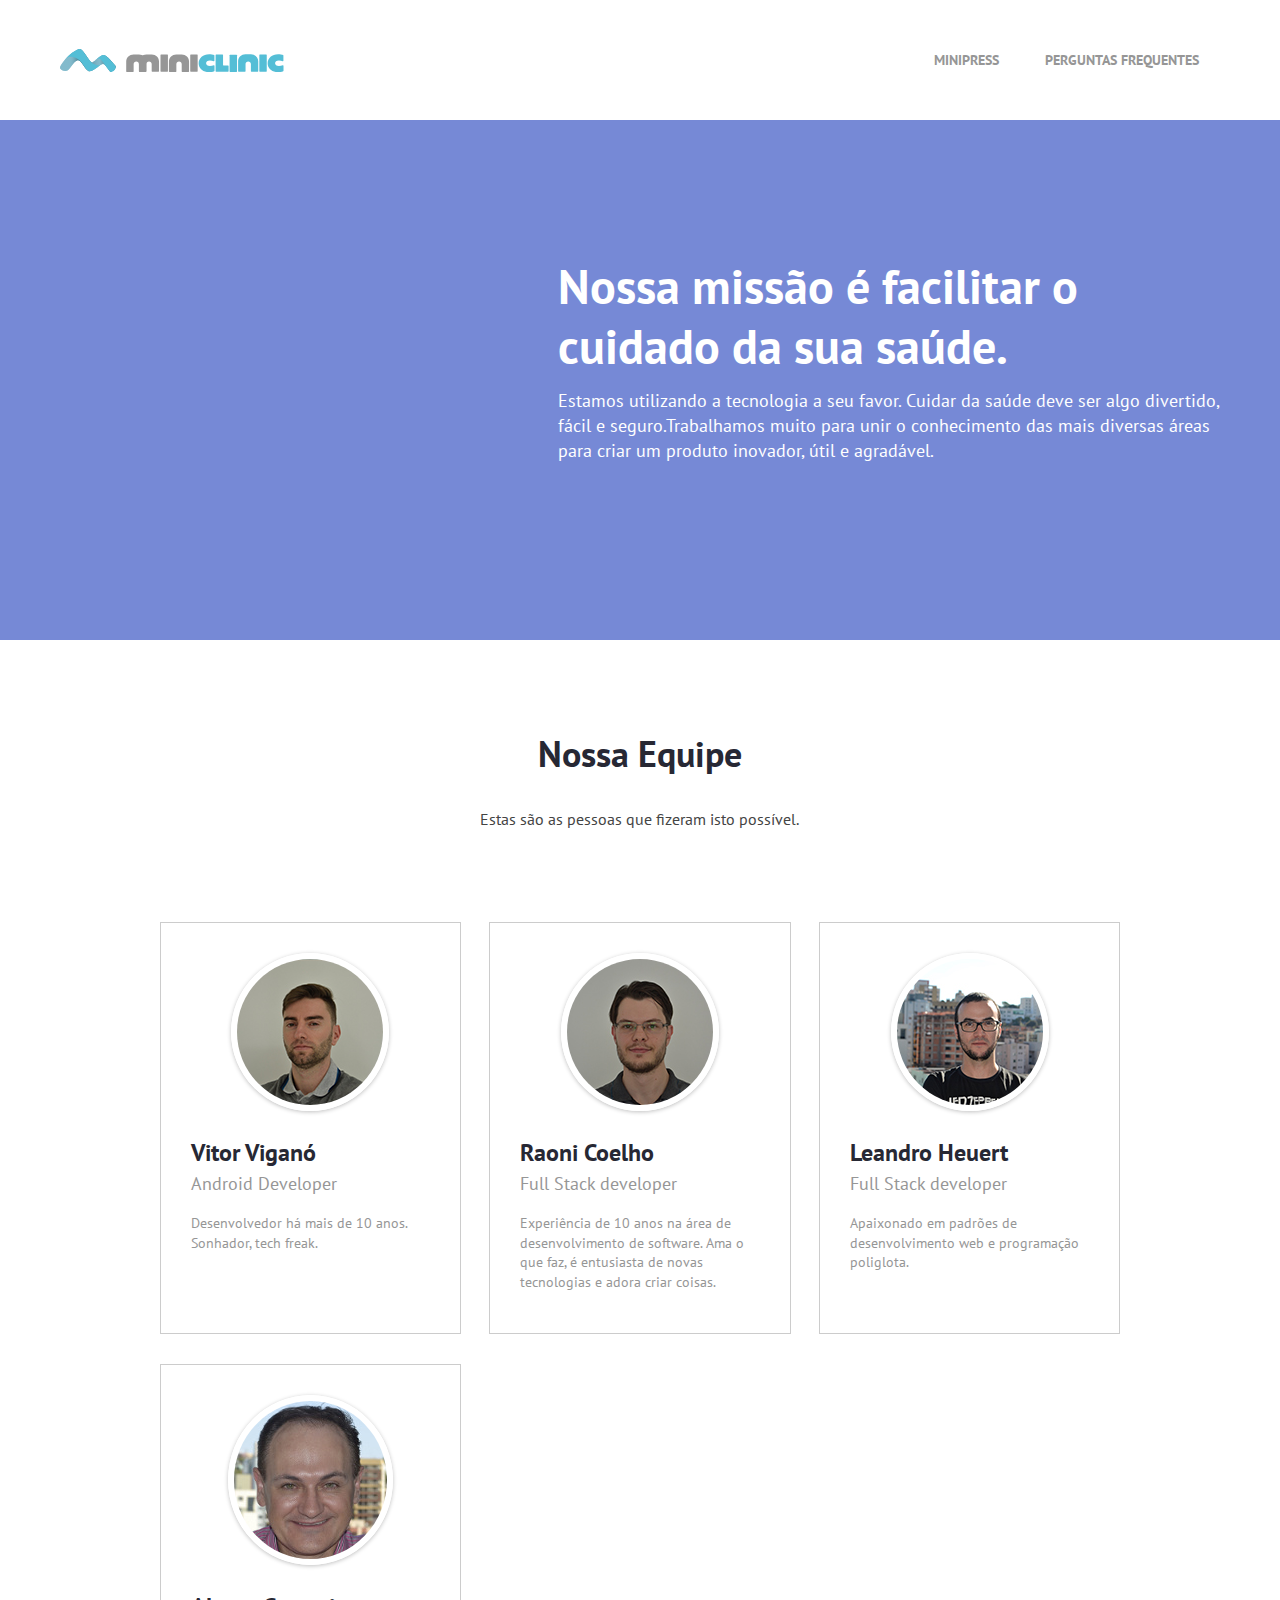
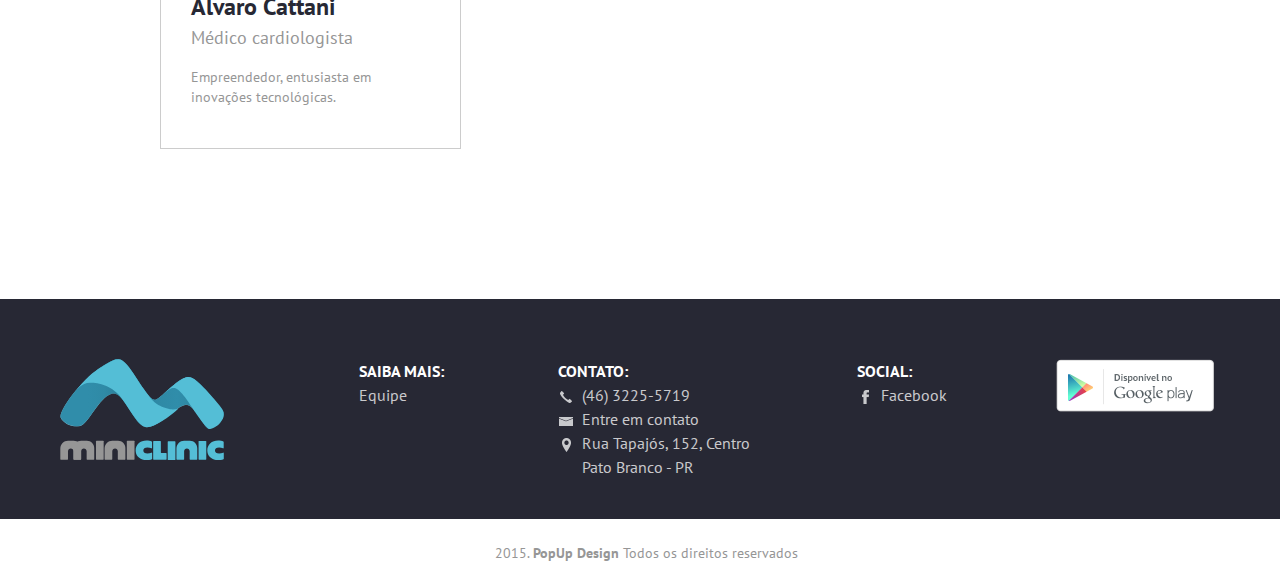
<file: equipe.html>
<!doctype html>
<html lang="pt-br" prefix="og: http://ogp.me/ns#">
  <head>
    <meta charset="UTF-8">
    <meta http-equiv="X-UA-Compatible" content="IE=edge">
    <title>Equipe | Miniclinic</title>

    <meta property="og:title" content="Equipe | Miniclinic" />
    <meta property="og:description" content="A primeira plataforma colaborativa de saúde do Brasil. Acompanhe a sua saúde de forma confiável e divertida. Cumpra metas semanais e ganhe pontos que irão mantê-lo motivado." />
    <meta property="og:type" content="website" />
    <meta property="og:url" content="http://www.miniclinic.com.br/equipe.html" />
    <meta property="og:image" content="http://www.miniclinic.com.br/img/logo_miniclinic_quadrado.png" />

    <meta name="description" content="A primeira plataforma colaborativa de saúde do Brasil. Acompanhe a sua saúde de forma confiável e divertida. Cumpra metas semanais e ganhe pontos que irão mantê-lo motivado.">
    <meta name="author" content="Miniclinic">
    <link rel="shortcut icon" href="img/icons/favicon.png">
    <meta name="viewport" content="width=device-width, initial-scale=1">
    <meta name="format-detection" content="telephone=no">
    <meta name="MobileOptimized" content="480" />
    <meta name="HandheldFriendly" content="True">
    <meta name="mobile-web-app-capable" content="yes">
    <link rel="icon" sizes="196x196" href="img/touch/chrome-touch-icon-196.png">
    <meta name="apple-mobile-web-app-capable" content="yes">
    <meta name="apple-mobile-web-app-status-bar-style" content="black">
    <meta name="apple-mobile-web-app-title" content="">
    <link rel="apple-touch-icon" href="img/icons/apple-touch-icon-180.png" sizes="180x180">
    <link rel="apple-touch-icon" href="img/icons/apple-touch-icon-152.png" sizes="152x152">
    <link rel="apple-touch-icon" href="img/icons/apple-touch-icon-120.png" sizes="120x120">
    <link rel="apple-touch-icon" href="img/icons/apple-touch-icon-76.png" sizes="76x76">
    <link rel="apple-touch-icon-precomposed" href="img/icons/apple-touch-icon-precomposed.png">
    <meta name="msapplication-TileImage" content="img/icons/tile.png">
    <meta name="msapplication-TileColor" content="#54BED6">
    <link rel="stylesheet" href="styles/componentes/componentes.css">
    <link rel="stylesheet" href="styles/main.css">
    <script src="js/vendor/modernizr-2.8.3.min.js"></script>
    <script src="js/vendor/selectivizr-min.js"></script>
    <link href='http://fonts.googleapis.com/css?family=PT+Sans:400,700' rel='stylesheet' type='text/css'>
  </head>

  <body>

   <header class="menu-sup">
      <div class="wrap">
        <figure id="logo">
            <a href="index.html">
                <!--[if lte IE 8]><img src="img/logo_miniclinic.png" alt="Logo"><![endif]-->
                <!--[if gt IE 8]><img src="img/logo_miniclinic.svg" alt="Logo"><![endif]-->
                <!--[if !IE]> --><img src="img/logo_miniclinic.svg" alt="Logo"><!-- <![endif]-->
            </a>
        </figure>
        <nav class="nav">
            <ul>
<!--                 <li><a href="/#apps" title="#apps" class="tab-menu" data-tab="tab1">A Plataforma</a></li> -->
                <li><a href="/#apps" title="#apps" class="tab-menu" data-tab="tab2">Minipress</a></li>
                <li><a href="faq.html">Perguntas Frequentes</a></li>
<!--                 <li><a href="https://api.miniclinic.com.br/pages/signup">Cadastro</a></li>
                <li><a href="https://api.miniclinic.com.br/pages/login" class="destaque_menu">Entrar</a></li> -->
            </ul>
        </nav>

        <a class="toggle-menu" title="Menu">Menu</a>
<!--         <a href="https://api.miniclinic.com.br/pages/login" class="entrar_resp">Entrar</a> -->
      </div>
    </header>

    <section class="hero" id="hero_equipe">
      <div class="wrap">
        <div class="intro">
          <h1>Nossa missão é facilitar o cuidado da sua saúde.</h1>
          <p>Estamos utilizando a tecnologia a seu favor. Cuidar da saúde deve ser algo divertido, fácil e seguro.Trabalhamos muito para unir o conhecimento das mais diversas áreas para criar um produto inovador, útil e agradável.</p>
        </div>
      </div>
    </section>

    <main class="main">
      <div class="wrap">
        <div class="texto_intro">
          <h2>Nossa Equipe</h2>
          <p>Estas são as pessoas que fizeram isto possível.</p>
        </div>

        <div id="equipe">
          <div class="profissional">
            <figure class="avatar_profissional"><img src="img/avatar_vitor.jpg" alt=""></figure>
            <h3>Vitor Viganó</h3>
            <span class="cargo">Android Developer</span>
            <p>Desenvolvedor há mais de 10 anos. Sonhador, tech freak.</p>
          </div>
          <div class="profissional">
            <figure class="avatar_profissional"><img src="img/avatar_raoni.jpg" alt=""></figure>
            <h3>Raoni Coelho</h3>
            <span class="cargo">Full Stack developer</span>
            <p>Experiência de 10 anos na área de desenvolvimento de software. Ama o que faz, é entusiasta de novas tecnologias e adora criar coisas.</p>
          </div>
          <div class="profissional">
            <figure class="avatar_profissional"><img src="img/avatar_leandro.jpg" alt=""></figure>
            <h3>Leandro Heuert</h3>
            <span class="cargo">Full Stack developer</span>
            <p>Apaixonado em padrões de desenvolvimento web e programação poliglota.</p>
          </div>
          <div class="profissional">
            <figure class="avatar_profissional"><img src="img/avatar_alvaro.jpg" alt=""></figure>
            <h3>Alvaro Cattani</h3>
            <span class="cargo">Médico cardiologista</span>
            <p>Empreendedor, entusiasta em inovações tecnológicas.</p>
          </div>
        </div>
      </div>
    </main>

    <footer class="footer">
    <div class="wrap">
        <figure class="logo_footer">
            <!--[if lte IE 8]><img src="img/logo_miniclinic_quadrado.png" alt="Logo" class="logo"><![endif]-->
            <!--[if gt IE 8]><img src="img/logo_miniclinic_quadrado.svg" alt="Logo" class="logo"><![endif]-->
            <!--[if !IE]> --><img src="img/logo_miniclinic_quadrado.svg" alt="Logo" class="logo"><!-- <![endif]-->
        </figure>
        <ul id="coluna-1">
            <li><strong>Saiba mais:</strong></li>
            <li><a href="equipe.html">Equipe</a></li>
        </ul>
        <ul id="coluna-2">
            <li><strong>Contato:</strong></li>
            <li><img src="img/icone_telefone.png" alt="" class="icone">(46) 3225-5719</li>
            <li><img src="img/icone_email.png" alt="" class="icone"><a href="contato.html">Entre em contato</a></li>
            <li><img src="img/icone_localizacao.png" alt="" class="icone">Rua Tapajós, 152, Centro</li>
            <li>Pato Branco - PR </li>
        </ul>
        <ul id="coluna-3">
            <li><strong>Social:</strong></li>
            <li><img src="img/icone_facebook.png" alt="" class="icone"><a href="http://www.facebook.com/MiniclinicTecnologia">Facebook</a></li>
            <!--
            <li><img src="img/icone_twitter.png" alt="" class="icone"><a href="#">Twitter</a></li>
            <li><img src="img/icone_googleplus.png" alt="" class="icone"><a href="#">Google+</a></li>
            <li><img src="img/icone_instagram.png" alt="" class="icone"><a href="#">Instagram</a></li>
            -->
        </ul>
        <div class="app_download">
            <a href="https://play.google.com/store/apps/details?id=br.com.miniclinic.minipress&hl=pt_BR" title="Download no Google Play"><img src="img/download_googleplay.png" alt=""></a>
            <!--<a href="#" title="Baixar na App Store"><img src="img/download_appstore.png" alt=""></a>-->
        </div>
    </div>
  </footer>
    <footer class="creditos">
        <div class="wrap">
            <ul>
                <li><small>2015. <b>PopUp Design</b> Todos os direitos reservados</small></li>
            </ul>
        </div>
    </footer>

    <script src="//ajax.googleapis.com/ajax/libs/jquery/1.11.3/jquery.min.js"></script>
    <script>window.jQuery || document.write('<script src="js/vendor/jquery-1.11.3.min.js"><\/script>')</script>

    <script src="js/owl.carousel.min.js"></script>
    <script src="scripts/main.js"></script>

    <script>
      (function(i,s,o,g,r,a,m){i['GoogleAnalyticsObject']=r;i[r]=i[r]||function(){
      (i[r].q=i[r].q||[]).push(arguments)},i[r].l=1*new Date();a=s.createElement(o),
      m=s.getElementsByTagName(o)[0];a.async=1;a.src=g;m.parentNode.insertBefore(a,m)
      })(window,document,'script','//www.google-analytics.com/analytics.js','ga');

      ga('create', 'UA-68302709-1', 'auto');
      ga('send', 'pageview');
    </script>

  </body>
</html>
</file>
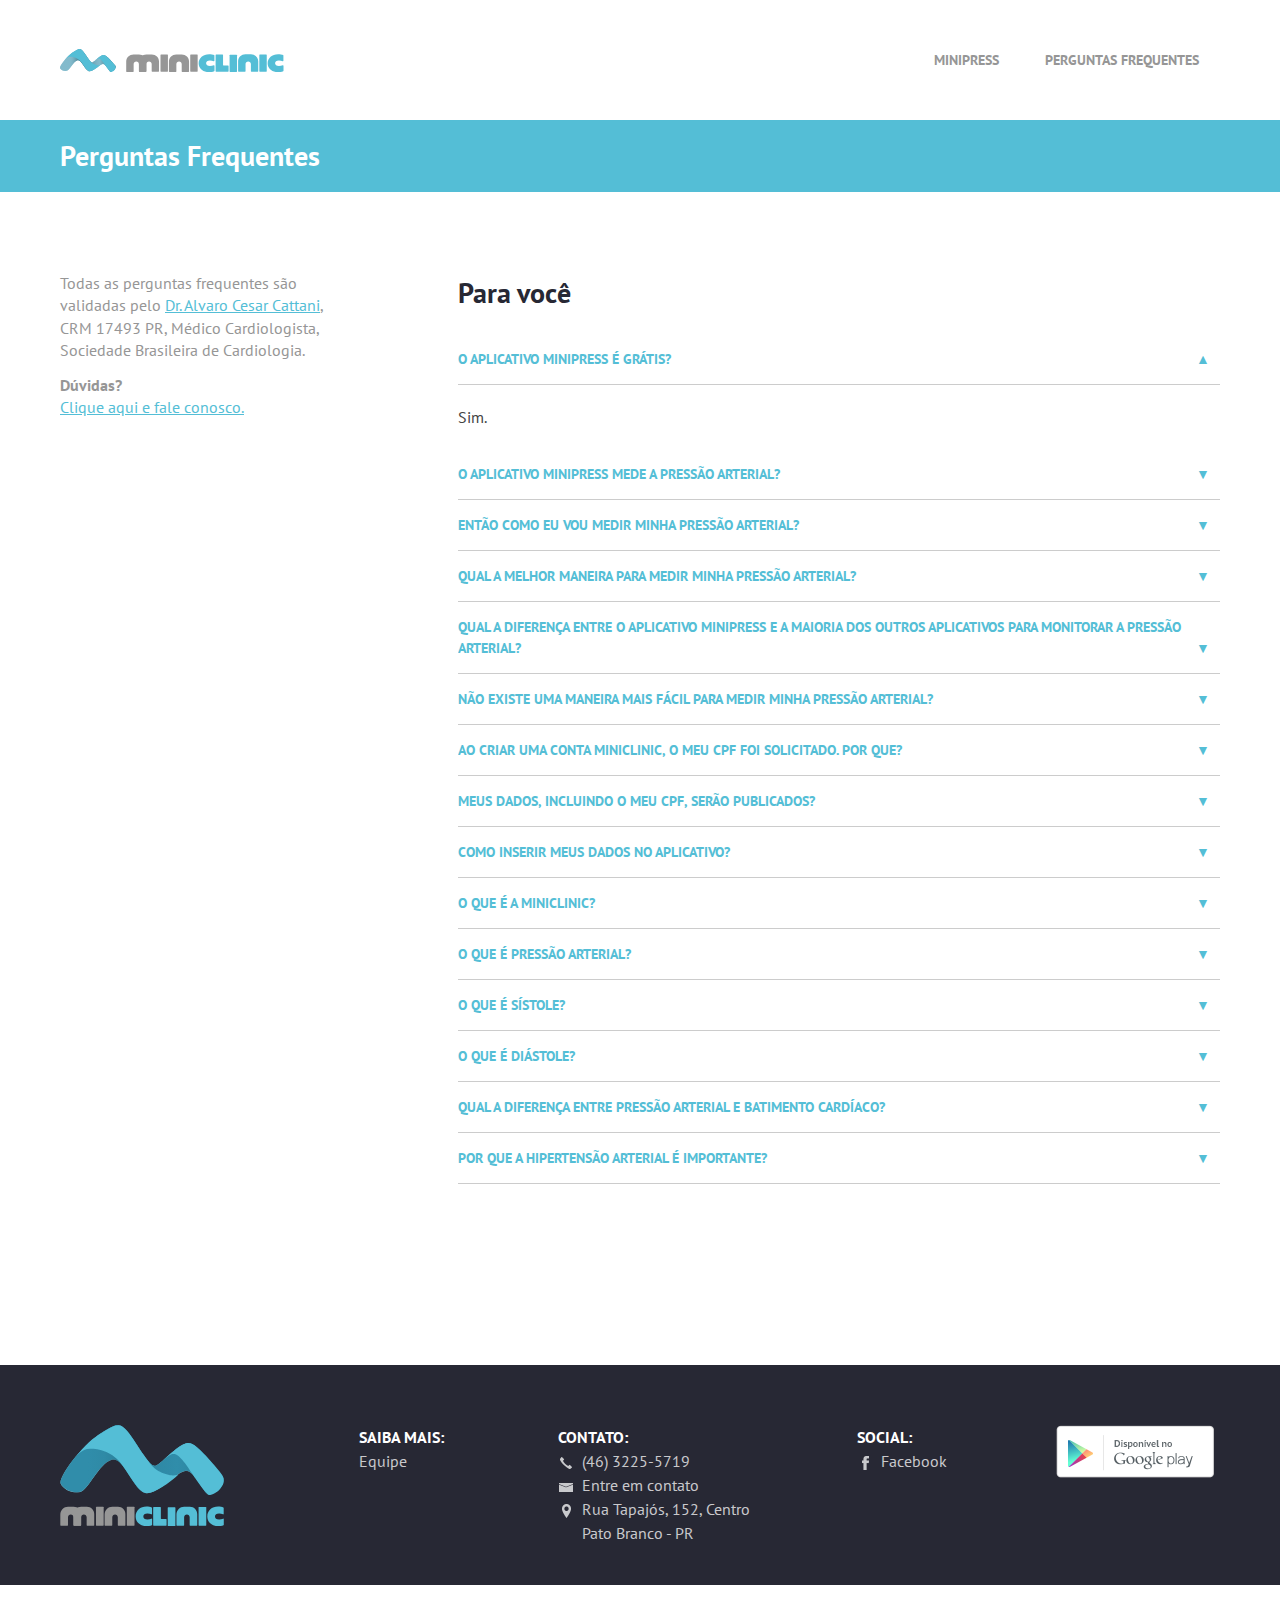
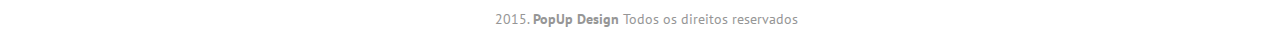
<file: faq.html>
<!doctype html>
<html lang="pt-br">
  <head>
    <meta charset="UTF-8">
    <meta http-equiv="X-UA-Compatible" content="IE=edge">
    <title>Perguntas Frequentes | Miniclinic</title>
    <meta name="description" content="">
    <link rel="shortcut icon" href="img/icons/favicon.png">

    <!-- Metas para Design Responsivo -->
    <meta name="viewport" content="width=device-width, initial-scale=1">
    <meta name="format-detection" content="telephone=no">
    <meta name="MobileOptimized" content="480" />
    <meta name="HandheldFriendly" content="True">

    <!-- Homescreen Android -->
    <meta name="mobile-web-app-capable" content="yes">
    <link rel="icon" sizes="196x196" href="img/touch/chrome-touch-icon-196.png">

    <!-- Homescreen iOS -->
    <meta name="apple-mobile-web-app-capable" content="yes">
    <meta name="apple-mobile-web-app-status-bar-style" content="black">
    <meta name="apple-mobile-web-app-title" content="">
    <link rel="apple-touch-icon" href="img/icons/apple-touch-icon-180.png" sizes="180x180">
    <link rel="apple-touch-icon" href="img/icons/apple-touch-icon-152.png" sizes="152x152">
    <link rel="apple-touch-icon" href="img/icons/apple-touch-icon-120.png" sizes="120x120">
    <link rel="apple-touch-icon" href="img/icons/apple-touch-icon-76.png" sizes="76x76">
    <link rel="apple-touch-icon-precomposed" href="img/icons/apple-touch-icon-precomposed.png">

    <!-- Tile Win8 -->
    <meta name="msapplication-TileImage" content="img/icons/tile.png">
    <meta name="msapplication-TileColor" content="#54BED6">

    <!-- build:css styles/componentes/main.min.css -->
    <link rel="stylesheet" href="styles/componentes/componentes.css">
    <link rel="stylesheet" href="styles/main.css">
    <!-- endbuild -->

    <!--Modernizr-->
    <script src="js/vendor/modernizr-2.8.3.min.js"></script>

    <!--selectivizr-->
    <script src="js/vendor/selectivizr-min.js"></script>

    <!--Google Fonts - PT SANS-->
    <link href='http://fonts.googleapis.com/css?family=PT+Sans:400,700' rel='stylesheet' type='text/css'>
  </head>

  <body>

   <header class="menu-sup">
    <div class="wrap">
        <figure id="logo">
            <a href="index.html">
                <!--[if lte IE 8]><img src="img/logo_miniclinic.png" alt="Logo"><![endif]-->
                <!--[if gt IE 8]><img src="img/logo_miniclinic.svg" alt="Logo"><![endif]-->
                <!--[if !IE]> --><img src="img/logo_miniclinic.svg" alt="Logo"><!-- <![endif]-->
            </a>
        </figure>
        <nav class="nav">
            <ul>
            <!--   <li><a href="/#apps" title="#apps" class="tab-menu" data-tab="tab1">A Plataforma</a></li> -->
              <li><a href="/#apps" title="#apps" class="tab-menu" data-tab="tab2">Minipress</a></li>
              <li><a href="faq.html">Perguntas Frequentes</a></li>
       <!--        <li><a href="https://api.miniclinic.com.br/pages/signup">Cadastro</a></li>
              <li><a href="https://api.miniclinic.com.br/pages/login" class="destaque_menu">Entrar</a></li> -->
            </ul>
        </nav>

        <a class="toggle-menu" title="Menu">Menu</a>
<!--         <a href="login.html" class="entrar_resp">Entrar</a> -->
      </div>
    </header>

  <header class="header_pagina">
    <div class="wrap">
      <h1>Perguntas Frequentes</h1>
    </div>
  </header>

    <div class="wrap">
      <aside class="sidebar">
        <p>Todas as perguntas frequentes são validadas pelo <a href="https://www.linkedin.com/pub/alvaro-cattani/26/6b1/706" target="_blank">Dr. Alvaro Cesar Cattani</a>, CRM 17493 PR, Médico Cardiologista, Sociedade Brasileira de Cardiologia.</p>
        <ul>
          <li><b>Dúvidas?</b></li>
          <li><a href="contato.html">Clique aqui e fale conosco.</a></li>
        </ul>
      </aside>
      <main class="conteudo_direita">
        <h2>Para você</h2>
        <div class="acordeon">
        <div class="divisao">
            <h3 class="aberto">O aplicativo Minipress é grátis?</h3>
            <div class="txt" style="display: block;">
                <p>Sim.</p>
            </div>
        </div>
        <div class="divisao">
          <h3>O aplicativo Minipress mede a pressão arterial?</h3>
            <div class="txt" style="display: none;">
                <p>Não. Nenhum aparelho de celular no mercado atual é capaz de medir a pressão arterial de uma pessoa. O que alguns aparelhos possuem, é um medidor de frequência cardíaca que não serve como parâmetro para medir sua pressão arterial.</p>
            </div>
        </div>

        <div class="divisao">
          <h3>Então como eu vou medir minha pressão arterial?</h3>
            <div class="txt" style="display: none;">
                <p>Você precisará de um aparelho específico para medir sua pressão arterial. Os aparelhos mais comuns são aqueles que são colocados no braço. Outra opção são os medidores de pulso. Se você não possuir um aparelho de pressão, dirija-se a farmácia mais próxima e solicite a medição da sua pressão arterial.</p>
            </div>
        </div>

        <div class="divisao">
          <h3>Qual a melhor maneira para medir minha pressão arterial?</h3>
            <div class="txt" style="display: none;">

              <div>
                <p>Orientação para medida ideal da pressão arterial <strong>*</strong>:</p>
                <p>1  Repouso de pelo menos 5 minutos em ambiente calmo</p>
                <p>2. Evitar bexiga cheia</p>
                <p>3. Não praticar exercícios físicos 60 a 90 minutos antes</p>
                <p>4. Não ingerir bebidas alcoólicas, café ou alimentos e não
                  fumar 30 minutos antes</p>
                <p>5. Manter pernas descruzadas, pés apoiados no chão, dorso
                  recostado na cadeira e relaxado</p>
                <p>6. Remover roupas do braço no qual será colocado o
                  manguito</p>
                <p>7. Posicionar o braço na altura do coração, apoiado, com a palma da
                  mão voltada para cima e o cotovelo ligeiramente dobrado</p>
                <p>8. Evitar falar durante a medida</p>
                <p><strong>*</strong> Segundo a V Diretriz Brasileira de Hipertensão Arterial</p>
              </div>

            </div>
        </div>

        <div class="divisao">
          <h3>Qual a diferença entre o aplicativo Minipress e a maioria dos outros aplicativos para monitorar a pressão arterial?</h3>
            <div class="txt" style="display: none;">
              <div>
                <p><strong>Seus dados ficam na nuvem</strong></p>
                <p>Seus dados são sincronizados automaticamente com nossos servidores. Se você desinstalar o aplicativo e instalar de novo, ou instalar em outro aparelho, seus dados sempre estarão atualizados.</p>
              </div>
              <div>
                <p><strong>Avisamos você qual a próxima medida a ser feita</strong></p>
                <p>Conforme a categoria da sua pressão arterial, avisamos você sobre quantas medições deverão ser feitas para manter seu monitoramento em dia.</p>
              </div>
              <div>
                <p><strong>Gameficação</strong></p>
                <p>A gameficação nada mais é do que o termo utilizado para definir aplicativos que funcionam como uma espécie de jogo. Ao cuidar da sua saúde, você ganha pontos, aumenta seu ranking e pode trocá-los por prêmios. Cuidar da sua saúde fica muito mais fácil e divertido dessa maneira!</p>
              </div>
            </div>
        </div>

        <div class="divisao">
          <h3>Não existe uma maneira mais fácil para medir minha pressão arterial?</h3>
            <div class="txt" style="display: none;">
                <p>Em breve a Miniclinic estará disponibilizando um aparelho que irá se comunicar diretamente com o aplicativo Minipress. Curta a nossa página no <a href="https://www.facebook.com/MiniclinicTecnologia" target="_blank">Facebook</a> e mantenha-se informado.</p>
            </div>
        </div>

        <div class="divisao">
          <h3>Ao criar uma conta Miniclinic, o meu CPF foi solicitado. Por que?</h3>
            <div class="txt" style="display: none;">
                <p>De acordo com a cartilha da Sociedade Brasileira em Informática em Saúde e do Conselho Federal de Medicina, todos os pacientes devem ser identificados de maneira única. Desta maneira, para garantir a segurança dos seus dados, o seu identificador único será o seu CPF.</p>
            </div>
        </div>

        <div class="divisao">
          <h3>Meus dados, incluindo o meu CPF, serão publicados?</h3>
            <div class="txt" style="display: none;">
                <p>Nunca. Na plataforma Miniclinic, seus dados serão compartilhados apenas com as pessoas que você deseja. Garantimos a sua privacidade.</p>
            </div>
        </div>

        <div class="divisao">
          <h3>Como inserir meus dados no aplicativo?</h3>
            <div class="txt" style="display: none;">
                <p>O aparelho de medição de pressão arterial irá informar 3 valores com até 3 dígitos cada: Sístole, diástole e frequência cardíaca. É de vital importância que você informe os valores integrais dos dados.</p>
            </div>
        </div>

        <div class="divisao">
          <h3>O que é a Miniclinic?</h3>
            <div class="txt" style="display: none;">
                <p>A Miniclinic é uma plataforma de saúde onde todos os seus dados de saúde ficam armazenados na nuvem. O Minipress é um dos aplicativos que utiliza a plataforma Miniclinic. Todos os aplicativos que utilizam a plataforma Miniclinic armazenam os seus dados com o objetivo de construir o seu perfil médico completo.</p>
            </div>
        </div>

        <div class="divisao">
          <h3>O que é pressão arterial?</h3>
            <div class="txt" style="display: none;">
                <p>Caso a sua pressão arterial registrada é de 120/80, o número maior é a pressão sistólica e o número menor é a pressão diastólica. A pressão é medida em milímetros de mercúrio. A ordem sempre é o valor maior e depois o valor menor.</p>
            </div>
        </div>

        <div class="divisao">
          <h3>O que é Sístole?</h3>
            <div class="txt" style="display: none;">
                <p>A pressão sistólica (valor maior) é a pressão gerada por cada pulsação do coração. Isto acontece durante a contração do músculo cardíaco que é chamado de sístole.</p>
            </div>
        </div>

        <div class="divisao">
          <h3>O que é Diástole?</h3>
            <div class="txt" style="display: none;">
                <p>A pressão diastólica (valor menor) é a pressão entre os batimentos cardíacos, quando o coração está relaxado se preparando para o próximo batimento.</p>
            </div>
        </div>

        <div class="divisao">
          <h3>Qual a diferença entre pressão arterial e batimento cardíaco?</h3>
            <div class="txt" style="display: none;">
                <p>Quando seu coração bate, ele bombeia sangue para todo o seu corpo para dar-lhe a energia e oxigênio que necessita. Esse bombeamento é feito através de uma contração vigorosa do coração, gerando uma pressão, que é a pressão arterial. Batimento cardíaco ou frequencia cardíaca é a quantidade de vezes que o coração bate por minuto.  Isso varia conforme idade, capacidade física, stress, uso de substâncias estimulantes ou problemas cardíacos.</p>
            </div>
        </div>

        <div class="divisao">
          <h3>Por que a hipertensão arterial é importante?</h3>
            <div class="txt" style="display: none;">
                <p>Caso sua pressão arterial esteja alta, seu coração precisa de um esforço maior. Com o tempo, esse esforço extra poderá danificar os órgãos do seu corpo, o que coloca você em risco de problemas de saúde. Se você tem pressão arterial alta e não controla o seu risco de um infarto ou de um derrame (acidente vascular cerebral) é maior. A pressão arterial alta pode  também causar doenças do coração, dos rins e também a algumas formas de demência.</p>
            </div>
        </div>

        </div>
      </main>
    </div>

    <footer class="footer">
    <div class="wrap">
        <figure class="logo_footer">
            <!--[if lte IE 8]><img src="img/logo_miniclinic_quadrado.png" alt="Logo" class="logo"><![endif]-->
            <!--[if gt IE 8]><img src="img/logo_miniclinic_quadrado.svg" alt="Logo" class="logo"><![endif]-->
            <!--[if !IE]> --><img src="img/logo_miniclinic_quadrado.svg" alt="Logo" class="logo"><!-- <![endif]-->
        </figure>
        <ul id="coluna-1">
            <li><strong>Saiba mais:</strong></li>
            <li><a href="equipe.html">Equipe</a></li>
        </ul>
        <ul id="coluna-2">
            <li><strong>Contato:</strong></li>
            <li><img src="img/icone_telefone.png" alt="" class="icone">(46) 3225-5719</li>
            <li><img src="img/icone_email.png" alt="" class="icone"><a href="contato.html">Entre em contato</a></li>
            <li><img src="img/icone_localizacao.png" alt="" class="icone">Rua Tapajós, 152, Centro</li>
            <li>Pato Branco - PR </li>
        </ul>
        <ul id="coluna-3">
            <li><strong>Social:</strong></li>
            <li><img src="img/icone_facebook.png" alt="" class="icone"><a href="http://www.facebook.com/MiniclinicTecnologia">Facebook</a></li>
            <!--
            <li><img src="img/icone_twitter.png" alt="" class="icone"><a href="#">Twitter</a></li>
            <li><img src="img/icone_googleplus.png" alt="" class="icone"><a href="#">Google+</a></li>
            <li><img src="img/icone_instagram.png" alt="" class="icone"><a href="#">Instagram</a></li>
            -->
        </ul>
        <div class="app_download">
            <a href="https://play.google.com/store/apps/details?id=br.com.miniclinic.minipress&hl=pt_BR" title="Download no Google Play"><img src="img/download_googleplay.png" alt=""></a>
            <!--<a href="#" title="Baixar na App Store"><img src="img/download_appstore.png" alt=""></a>-->
        </div>
    </div>
  </footer>
    <footer class="creditos">
        <div class="wrap">
            <ul>
                <li><small>2015. <b>PopUp Design</b> Todos os direitos reservados</small></li>
            </ul>
        </div>
    </footer>

    <!-- Scripts não minificados pelo Gulp -->
    <script src="//ajax.googleapis.com/ajax/libs/jquery/1.11.3/jquery.min.js"></script>
    <script>window.jQuery || document.write('<script src="js/vendor/jquery-1.11.3.min.js"><\/script>')</script>

    <script src="js/owl.carousel.min.js"></script>
    <script src="scripts/main.js"></script>
  </body>
</html>
</file>
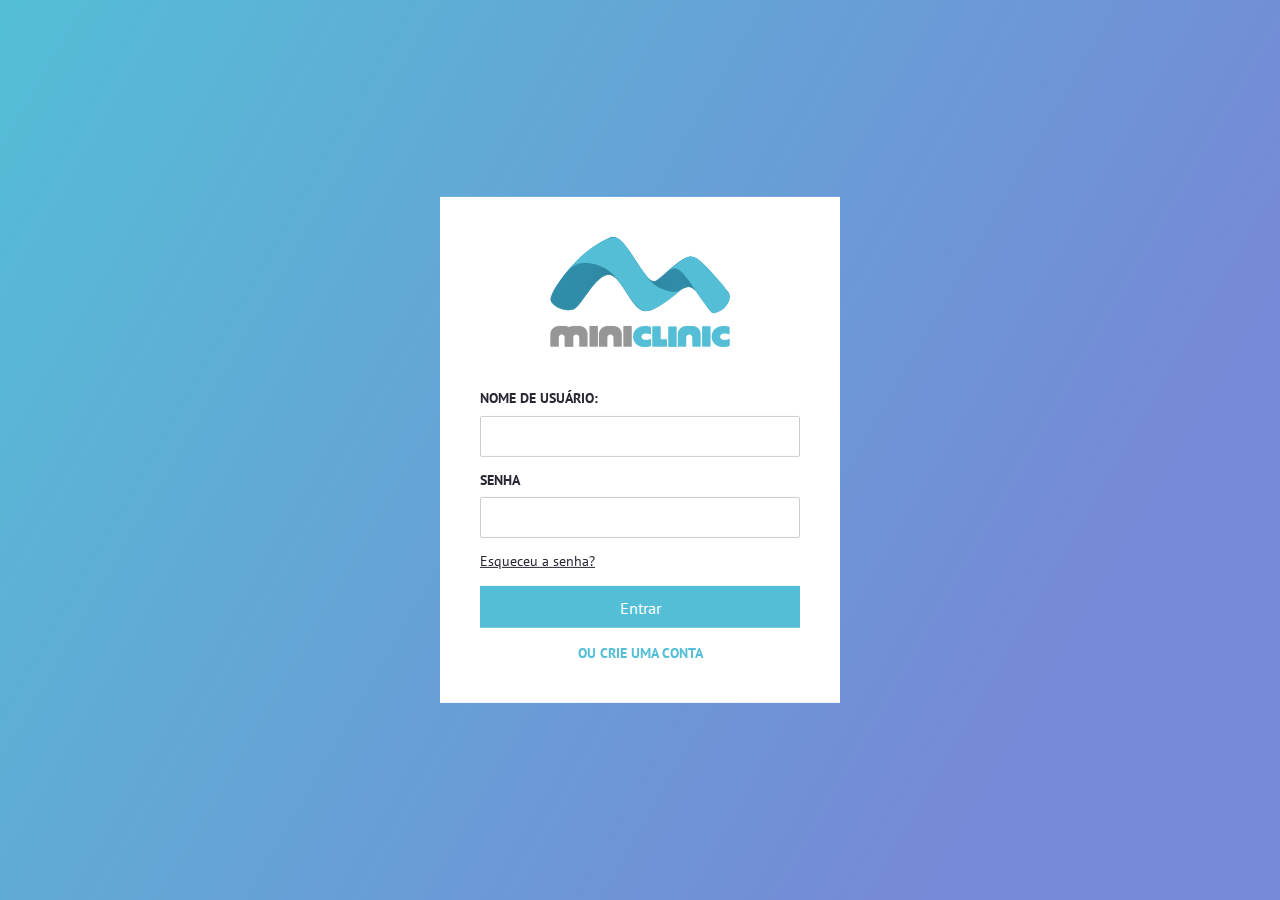
<file: login.html>
<!doctype html>
<html lang="pt-br">

<!--
Olá mundo!
Este código fonte foi criado pela PopUp, um estúdio de design e desenvolvimento web de São Paulo, Brasil.
Se quiser trocar idéias é só procurar a gente nesses canais:

Web:       www.popupdesign.com.br
E-mail:    contato@popupdesign.com.br
Telefone:  +55 11 2361-4576
Facebook:  www.facebook.com/vai.popup
Twitter:   @popup_design

Divirta-se! :)
-->

  <head>
    <meta charset="UTF-8">
    <meta http-equiv="X-UA-Compatible" content="IE=edge">
    <title>Miniclinic</title>
    <meta name="description" content="">
    <link rel="shortcut icon" href="img/icons/favicon.png">

    <!-- Metas para Design Responsivo -->
    <meta name="viewport" content="width=device-width, initial-scale=1">
    <meta name="format-detection" content="telephone=no">
    <meta name="MobileOptimized" content="480" />
    <meta name="HandheldFriendly" content="True">

    <!-- Homescreen Android -->
    <meta name="mobile-web-app-capable" content="yes">
    <link rel="icon" sizes="196x196" href="img/touch/chrome-touch-icon-196.png">

    <!-- Homescreen iOS -->
    <meta name="apple-mobile-web-app-capable" content="yes">
    <meta name="apple-mobile-web-app-status-bar-style" content="black">
    <meta name="apple-mobile-web-app-title" content="">
    <link rel="apple-touch-icon" href="img/icons/apple-touch-icon-180.png" sizes="180x180">
    <link rel="apple-touch-icon" href="img/icons/apple-touch-icon-152.png" sizes="152x152">
    <link rel="apple-touch-icon" href="img/icons/apple-touch-icon-120.png" sizes="120x120">
    <link rel="apple-touch-icon" href="img/icons/apple-touch-icon-76.png" sizes="76x76">
    <link rel="apple-touch-icon-precomposed" href="img/icons/apple-touch-icon-precomposed.png">

    <!-- Tile Win8 -->
    <meta name="msapplication-TileImage" content="img/icons/tile.png">
    <meta name="msapplication-TileColor" content="#54BED6">

    <!-- build:css styles/componentes/main.min.css -->
    <link rel="stylesheet" href="styles/componentes/componentes.css">
    <link rel="stylesheet" href="styles/main.css">
    <!-- endbuild -->

    <!--Modernizr-->
    <script src="js/vendor/modernizr-2.8.3.min.js"></script>

    <!--selectivizr-->
    <script src="js/vendor/selectivizr-min.js"></script>

    <!--Google Fonts - PT SANS-->
    <link href='http://fonts.googleapis.com/css?family=PT+Sans:400,700' rel='stylesheet' type='text/css'>
  </head>

  <body id="login_page">


    <section id="login">
      <figure id="logo_login">
          <a href="index.html">
            <!--[if lte IE 8]><img src="img/logo_miniclinic_quadrado.png" alt="Logo" class="logo"><![endif]-->
            <!--[if gt IE 8]><img src="img/logo_miniclinic_quadrado.svg" alt="Logo" class="logo"><![endif]-->
            <!--[if !IE]> --><img src="img/logo_miniclinic_quadrado.svg" alt="Logo" class="logo"><!-- <![endif]-->
          </a>
      </figure>
        <form class="form_login" method="post" action="">
          <label for="nome_usuario">Nome de Usuário:</label>
          <input type="text" name="nome_usuario" id="nome_usuario">

          <label for="senha">Senha</label>
          <input type="text" name="senha" id="senha">
          <a class="link-cinza" href="#">Esqueceu a senha?</a>

          <input type="submit" class="entrar botao" name="entrar" value="Entrar">
        </form>
        <a href="cadastro.html" class="link_center">Ou crie uma conta</a>
    </section>

    <!-- Scripts não minificados pelo Gulp -->
    <script src="//ajax.googleapis.com/ajax/libs/jquery/1.11.3/jquery.min.js"></script>
    <script>window.jQuery || document.write('<script src="js/vendor/jquery-1.11.3.min.js"><\/script>')</script>

    <!-- Slider -->
    <script src="js/owl.carousel.min.js"></script>

    <!-- build:js scripts/main.min.js -->
    <script src="scripts/main.js"></script>
    <!-- endbuild -->

    <!-- Google Analytics -->
    <script>
      (function(i,s,o,g,r,a,m){i['GoogleAnalyticsObject']=r;i[r]=i[r]||function(){
      (i[r].q=i[r].q||[]).push(arguments)},i[r].l=1*new Date();a=s.createElement(o),
      m=s.getElementsByTagName(o)[0];a.async=1;a.src=g;m.parentNode.insertBefore(a,m)
      })(window,document,'script','//www.google-analytics.com/analytics.js','ga');
      ga('create', 'UA-XXXXX-X', 'auto');
      ga('send', 'pageview');
    </script>

  </body>
</html>
</file>
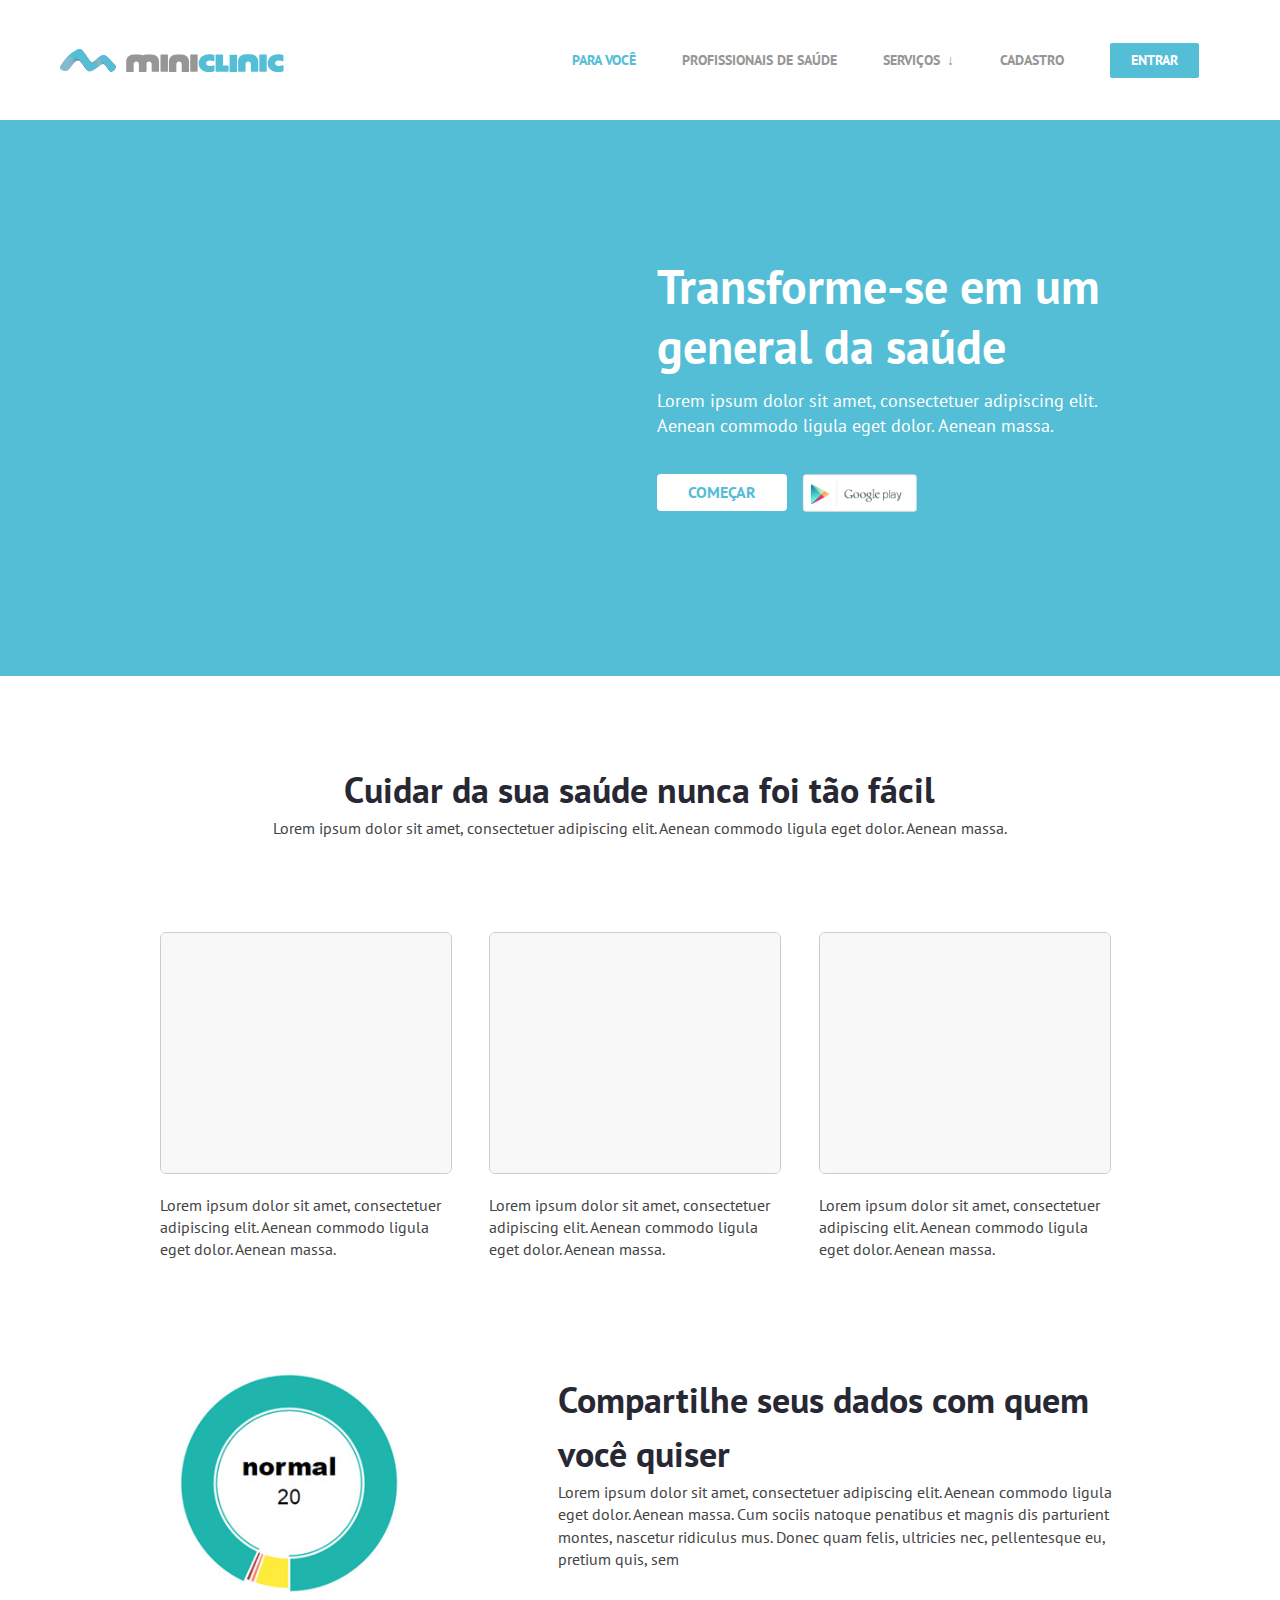
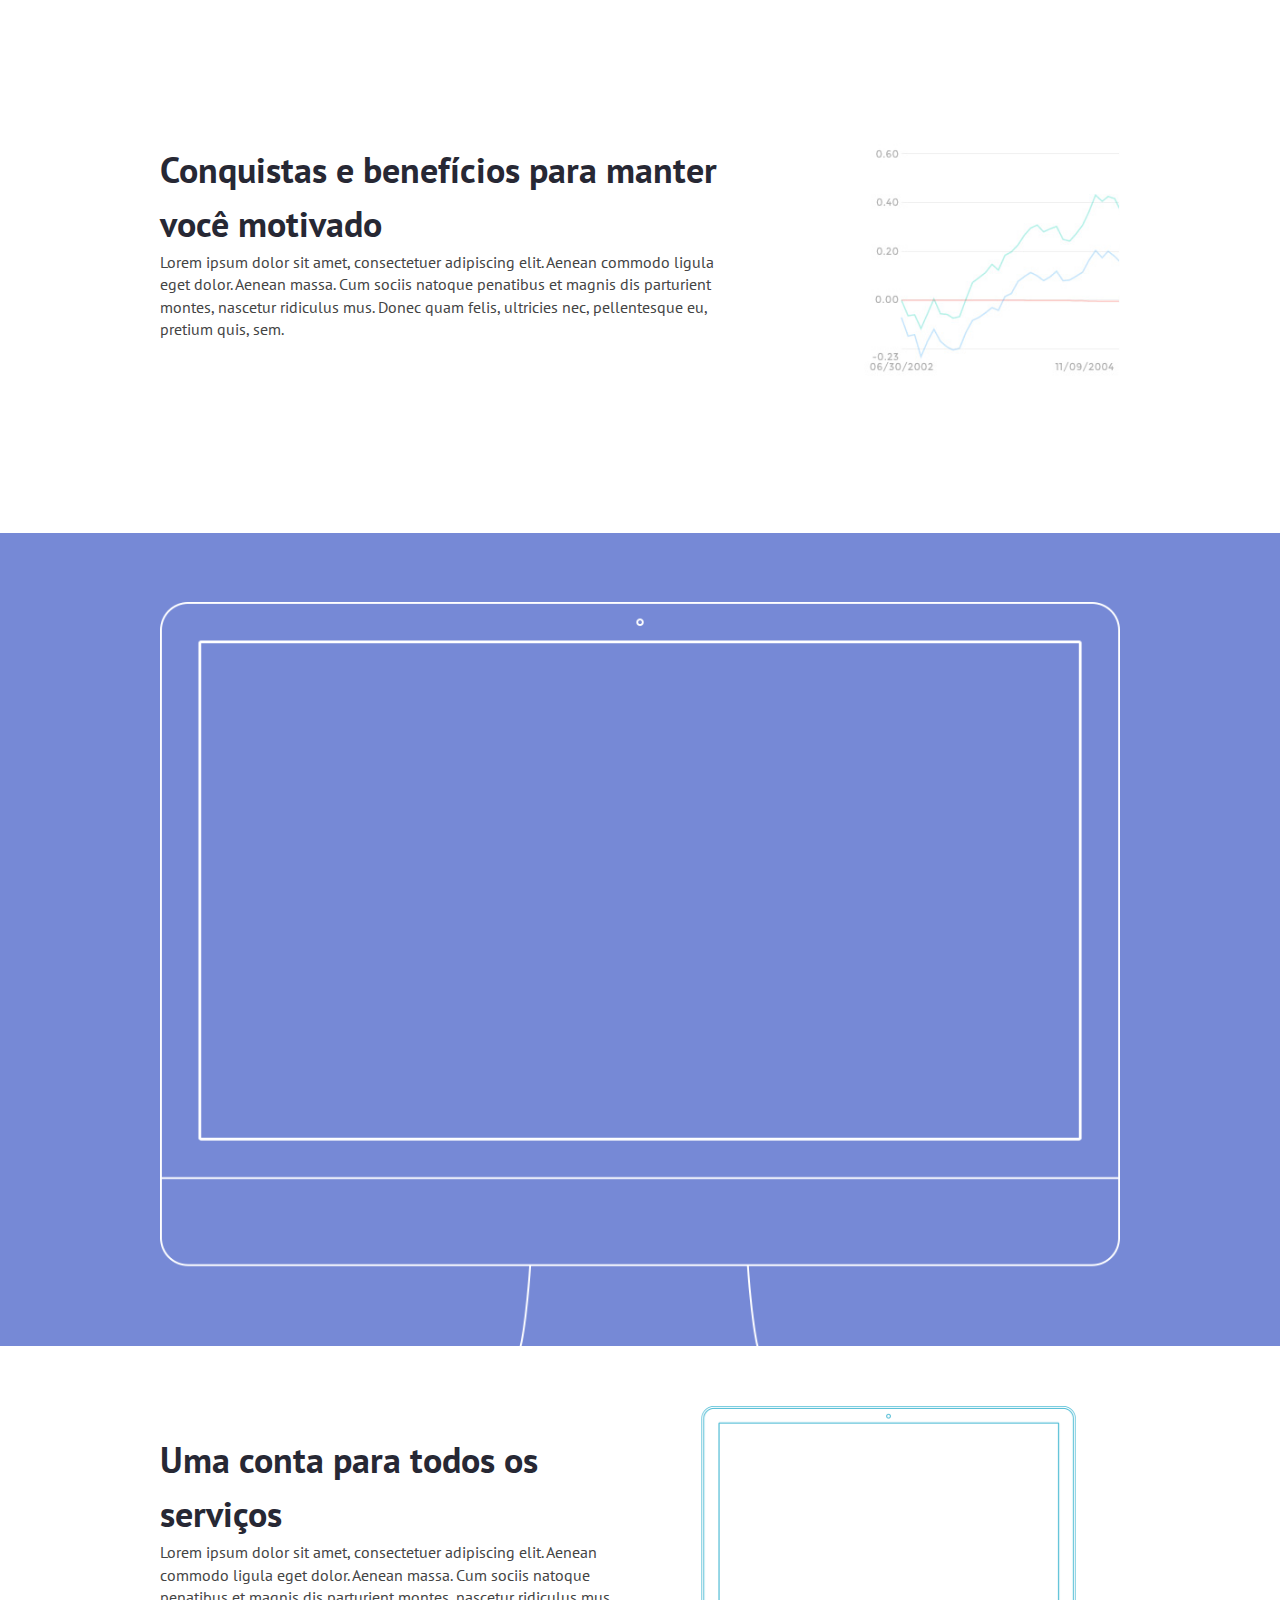
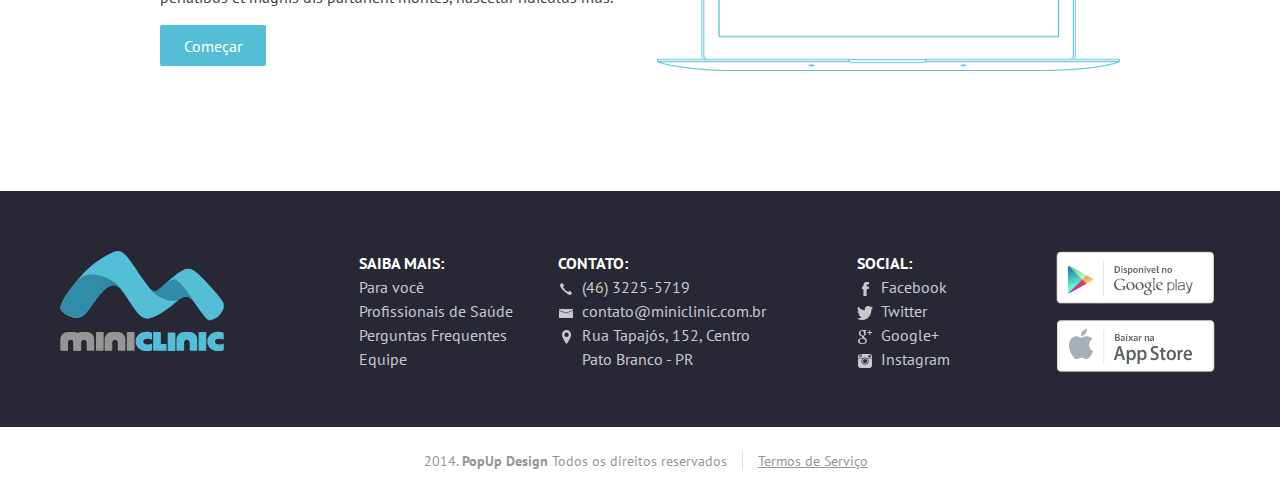
<file: miniclinic.html>
<!doctype html>
<html lang="pt-br">

<!--
Olá mundo!
Este código fonte foi criado pela PopUp, um estúdio de design e desenvolvimento web de São Paulo, Brasil.
Se quiser trocar idéias é só procurar a gente nesses canais:

Web:       www.popupdesign.com.br
E-mail:    contato@popupdesign.com.br
Telefone:  +55 11 2361-4576
Facebook:  www.facebook.com/vai.popup
Twitter:   @popup_design

Divirta-se! :)
-->

  <head>
    <meta charset="UTF-8">
    <meta http-equiv="X-UA-Compatible" content="IE=edge">
    <title>Miniclinic</title>
    <meta name="description" content="">
    <link rel="shortcut icon" href="img/icons/favicon.png">

    <!-- Metas para Design Responsivo -->
    <meta name="viewport" content="width=device-width, initial-scale=1">
    <meta name="format-detection" content="telephone=no">
    <meta name="MobileOptimized" content="480" />
    <meta name="HandheldFriendly" content="True">

    <!-- Homescreen Android -->
    <meta name="mobile-web-app-capable" content="yes">
    <link rel="icon" sizes="196x196" href="img/touch/chrome-touch-icon-196.png">

    <!-- Homescreen iOS -->
    <meta name="apple-mobile-web-app-capable" content="yes">
    <meta name="apple-mobile-web-app-status-bar-style" content="black">
    <meta name="apple-mobile-web-app-title" content="">
    <link rel="apple-touch-icon" href="img/icons/apple-touch-icon-180.png" sizes="180x180">
    <link rel="apple-touch-icon" href="img/icons/apple-touch-icon-152.png" sizes="152x152">
    <link rel="apple-touch-icon" href="img/icons/apple-touch-icon-120.png" sizes="120x120">
    <link rel="apple-touch-icon" href="img/icons/apple-touch-icon-76.png" sizes="76x76">
    <link rel="apple-touch-icon-precomposed" href="img/icons/apple-touch-icon-precomposed.png">

    <!-- Tile Win8 -->
    <meta name="msapplication-TileImage" content="img/icons/tile.png">
    <meta name="msapplication-TileColor" content="#54BED6">

    <!-- build:css styles/componentes/main.min.css -->
    <link rel="stylesheet" href="styles/componentes/componentes.css">
    <link rel="stylesheet" href="styles/main.css">
    <!-- endbuild -->

    <!--Modernizr-->
    <script src="js/vendor/modernizr-2.8.3.min.js"></script>

    <!--selectivizr-->
    <script src="js/vendor/selectivizr-min.js"></script>

    <!--Google Fonts - PT SANS-->
    <link href='http://fonts.googleapis.com/css?family=PT+Sans:400,700' rel='stylesheet' type='text/css'>
  </head>

  <body>

   <header class="menu-sup">
    <div class="wrap">
        <figure id="logo">
            <a href="index.html">
                <!--[if lte IE 8]><img src="img/logo_miniclinic.png" alt="Logo"><![endif]-->
                <!--[if gt IE 8]><img src="img/logo_miniclinic.svg" alt="Logo"><![endif]-->
                <!--[if !IE]> --><img src="img/logo_miniclinic.svg" alt="Logo"><!-- <![endif]-->
            </a>
        </figure>
        <nav class="nav">
            <ul>
                <li class="current"><a href="miniclinic.html">Para você</a></li>
                <li><a href="miniclinic_pro.html">Profissionais de Saúde</a></li>
                <li class="has-child"><a href="#">Serviços</a>
                    <ul class="sub-menu">
                        <li><a href="#console">Console</a></li>
                        <li><a href="#minipress">Minipress</a></li>
                        <li><a href="#care">Care</a></li>
                    </ul>
                </li>
                <li><a href="cadastro.html">Cadastro</a></li>
                <li><a href="login.html" class="destaque_menu">Entrar</a></li>
            </ul>
        </nav>

        <a class="toggle-menu" title="Menu">Menu</a>
        <a href="login.html" class="entrar_resp">Entrar</a>
      </div>
    </header>

    <section class="hero" id="hero_miniclinic">
      <div class="wrap">
        <div class="intro">
          <h1>Transforme-se em um general da saúde</h1>
          <p>Lorem ipsum dolor sit amet, consectetuer adipiscing elit. Aenean commodo ligula eget dolor. Aenean massa.</p>
          <ul>
            <li><a href="#" class="botao_branco">Começar</a></li>
            <li><a href="#" title="Download no Google Play"><img src="img/download_googleplay_pequeno.png" alt=""></a></li>
            <!-- <li><a href="#" title="Baixar na App Store"><img src="img/download_appstore_pequeno.png" alt=""></a></li> -->
          </ul>
        </div>
      </div>
    </section>

    <main class="main">
      <div class="wrap">

        <div class="texto_intro_mini">
          <h2>Cuidar da sua saúde nunca foi tão fácil</h2>
          <p>Lorem ipsum dolor sit amet, consectetuer adipiscing elit. Aenean commodo ligula eget dolor. Aenean massa.</p>
        </div>

        <div class="cards">
          <div class="card">
            <img src="img/imagem.jpg" alt="">
            <p>Lorem ipsum dolor sit amet, consectetuer adipiscing elit. Aenean commodo ligula eget dolor. Aenean massa. </p>
          </div>

          <div class="card">
            <img src="img/imagem.jpg" alt="">
            <p>Lorem ipsum dolor sit amet, consectetuer adipiscing elit. Aenean commodo ligula eget dolor. Aenean massa. </p>
          </div>

          <div class="card">
            <img src="img/imagem.jpg" alt="">
            <p>Lorem ipsum dolor sit amet, consectetuer adipiscing elit. Aenean commodo ligula eget dolor. Aenean massa. </p>
          </div>
        </div>
      </div>
    </main>

    <div class="wrap blocos_simples">
      <div class="bloco_simples">
        <figure class="figura_bloco">
          <img src="img/figura_miniclinic_01.jpg" alt="">
        </figure>
        <div class="texto_bloco">
          <h2>Compartilhe seus dados com quem você quiser</h2>
          <p>Lorem ipsum dolor sit amet, consectetuer adipiscing elit. Aenean commodo ligula eget dolor. Aenean massa. Cum sociis natoque penatibus et magnis dis parturient montes, nascetur ridiculus mus. Donec quam felis, ultricies nec, pellentesque eu, pretium quis, sem</p>
        </div>
      </div>

      <div class="bloco_simples">
        <div class="texto_bloco">
          <h2>Conquistas e benefícios para manter você motivado</h2>
          <p>Lorem ipsum dolor sit amet, consectetuer adipiscing elit. Aenean commodo ligula eget dolor. Aenean massa. Cum sociis natoque penatibus et magnis dis parturient montes, nascetur ridiculus mus. Donec quam felis, ultricies nec, pellentesque eu, pretium quis, sem.</p>
        </div>
        <figure class="figura_bloco">
          <img src="img/figura_miniclinic_02.jpg" alt="">
        </figure>
      </div>
    </div>


    <div id="mockup_screen">
      <div class="wrap">
        <figure id="figura_mockup">
          <img src="img/mockup_screen.png" alt="">
        </figure>
      </div>
    </div>

    <section class="calltoaction">
      <div class="wrap">
        <div class="texto_bloco">
          <h2>Uma conta para todos os serviços</h2>
          <p>Lorem ipsum dolor sit amet, consectetuer adipiscing elit. Aenean commodo ligula eget dolor. Aenean massa. Cum sociis natoque penatibus et magnis dis parturient montes, nascetur ridiculus mus.</p>
          <a href="#" class="botao">Começar</a>
        </div>
        <figure class="screenshot_app">
          <img src="img/mockup_miniclinic_desktop.png" alt="">
        </figure>
      </div>
    </section>

    <footer class="footer">
    <div class="wrap">
        <figure class="logo_footer">
            <!--[if lte IE 8]><img src="img/logo_miniclinic_quadrado.png" alt="Logo" class="logo"><![endif]-->
            <!--[if gt IE 8]><img src="img/logo_miniclinic_quadrado.svg" alt="Logo" class="logo"><![endif]-->
            <!--[if !IE]> --><img src="img/logo_miniclinic_quadrado.svg" alt="Logo" class="logo"><!-- <![endif]-->
        </figure>
        <ul id="coluna-1">
            <li><strong>Saiba mais:</strong></li>
            <li><a href="miniclinic.html">Para você</a></li>
            <li><a href="miniclinic_pro.html">Profissionais de Saúde</a></li>
            <li><a href="faq.html">Perguntas Frequentes</a></li>
            <li><a href="equipe.html">Equipe</a></li>
        </ul>
        <ul id="coluna-2">
            <li><strong>Contato:</strong></li>
            <li><img src="img/icone_telefone.png" alt="" class="icone">(46) 3225-5719</li>
            <li><img src="img/icone_email.png" alt="" class="icone"><a href="#">contato@miniclinic.com.br</a></li>
            <li><img src="img/icone_localizacao.png" alt="" class="icone">Rua Tapajós, 152, Centro</li>
            <li>Pato Branco - PR </li>
        </ul>
        <ul id="coluna-3">
            <li><strong>Social:</strong></li>
            <li><img src="img/icone_facebook.png" alt="" class="icone"><a href="#">Facebook</a></li>
            <li><img src="img/icone_twitter.png" alt="" class="icone"><a href="#">Twitter</a></li>
            <li><img src="img/icone_googleplus.png" alt="" class="icone"><a href="#">Google+</a></li>
            <li><img src="img/icone_instagram.png" alt="" class="icone"><a href="#">Instagram</a></li>
        </ul>
        <div class="app_download">
            <a href="#" title="Download no Google Play"><img src="img/download_googleplay.png" alt=""></a>
            <a href="#" title="Baixar na App Store"><img src="img/download_appstore.png" alt=""></a>
        </div>
    </div>
  </footer>
    <footer class="creditos">
        <div class="wrap">
            <ul>
                <li><small>2014. <b>PopUp Design</b> Todos os direitos reservados</small></li>
                <li><a href="termos.html">Termos de Serviço</a></li>
            </ul>
        </div>
    </footer>

    <!-- Scripts não minificados pelo Gulp -->
    <script src="//ajax.googleapis.com/ajax/libs/jquery/1.11.3/jquery.min.js"></script>
    <script>window.jQuery || document.write('<script src="js/vendor/jquery-1.11.3.min.js"><\/script>')</script>

    <!-- Slider -->
    <script src="js/owl.carousel.min.js"></script>

    <!-- build:js scripts/main.min.js -->
    <script src="scripts/main.js"></script>
    <!-- endbuild -->

    <!-- Google Analytics -->
    <script>
      (function(i,s,o,g,r,a,m){i['GoogleAnalyticsObject']=r;i[r]=i[r]||function(){
      (i[r].q=i[r].q||[]).push(arguments)},i[r].l=1*new Date();a=s.createElement(o),
      m=s.getElementsByTagName(o)[0];a.async=1;a.src=g;m.parentNode.insertBefore(a,m)
      })(window,document,'script','//www.google-analytics.com/analytics.js','ga');
      ga('create', 'UA-XXXXX-X', 'auto');
      ga('send', 'pageview');
    </script>

  </body>
</html>
</file>
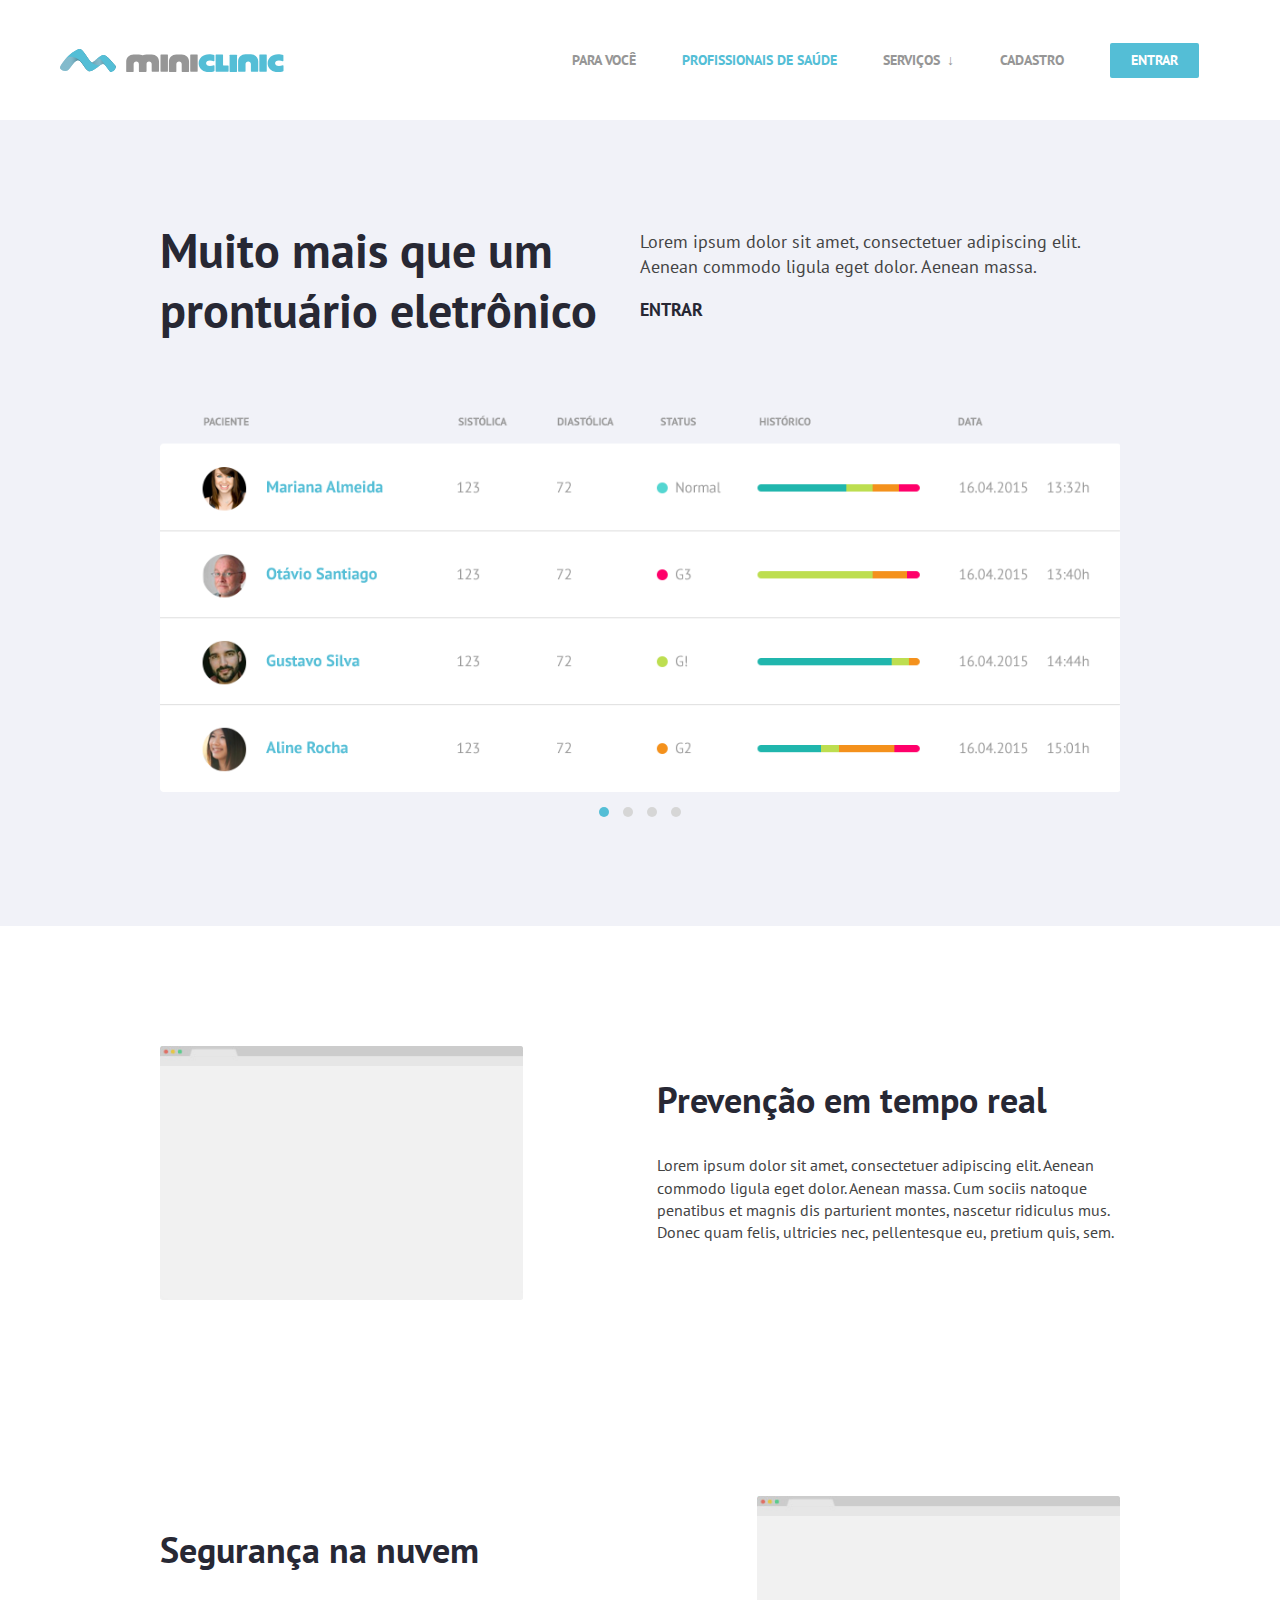
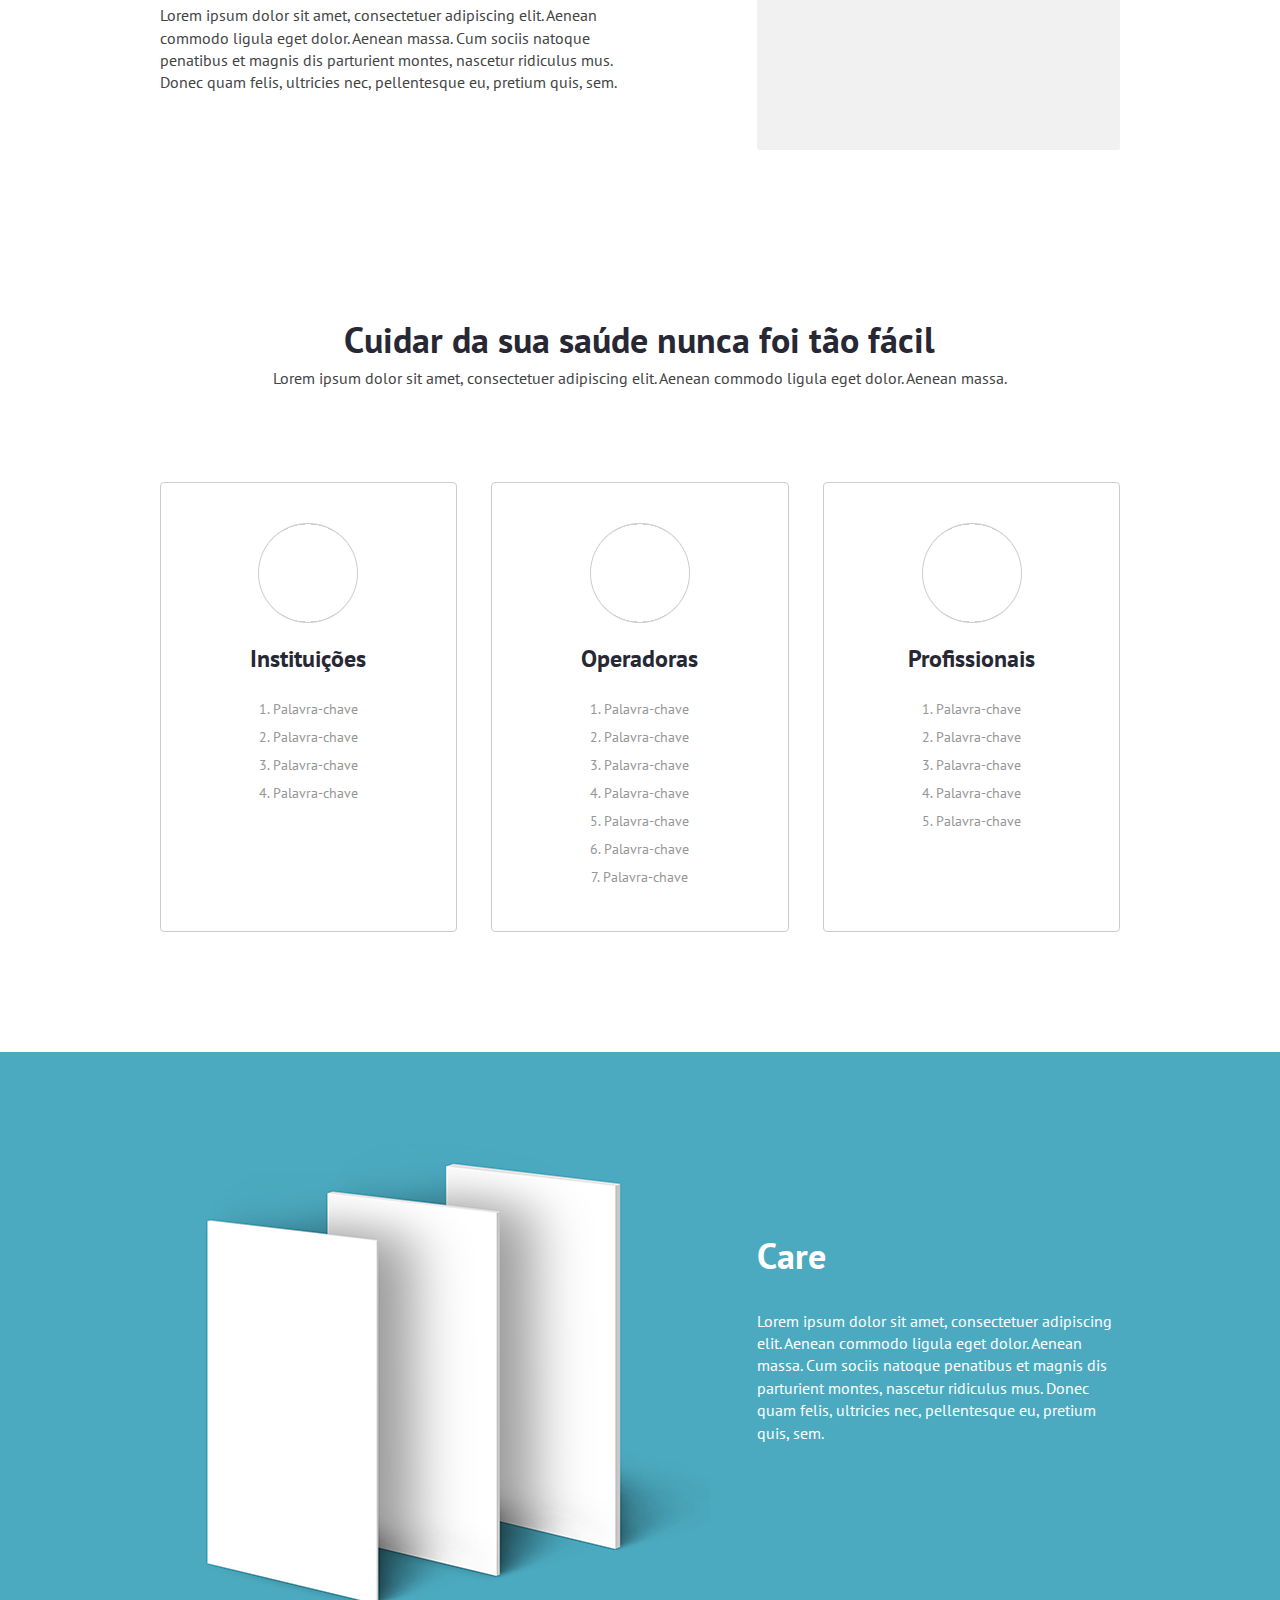
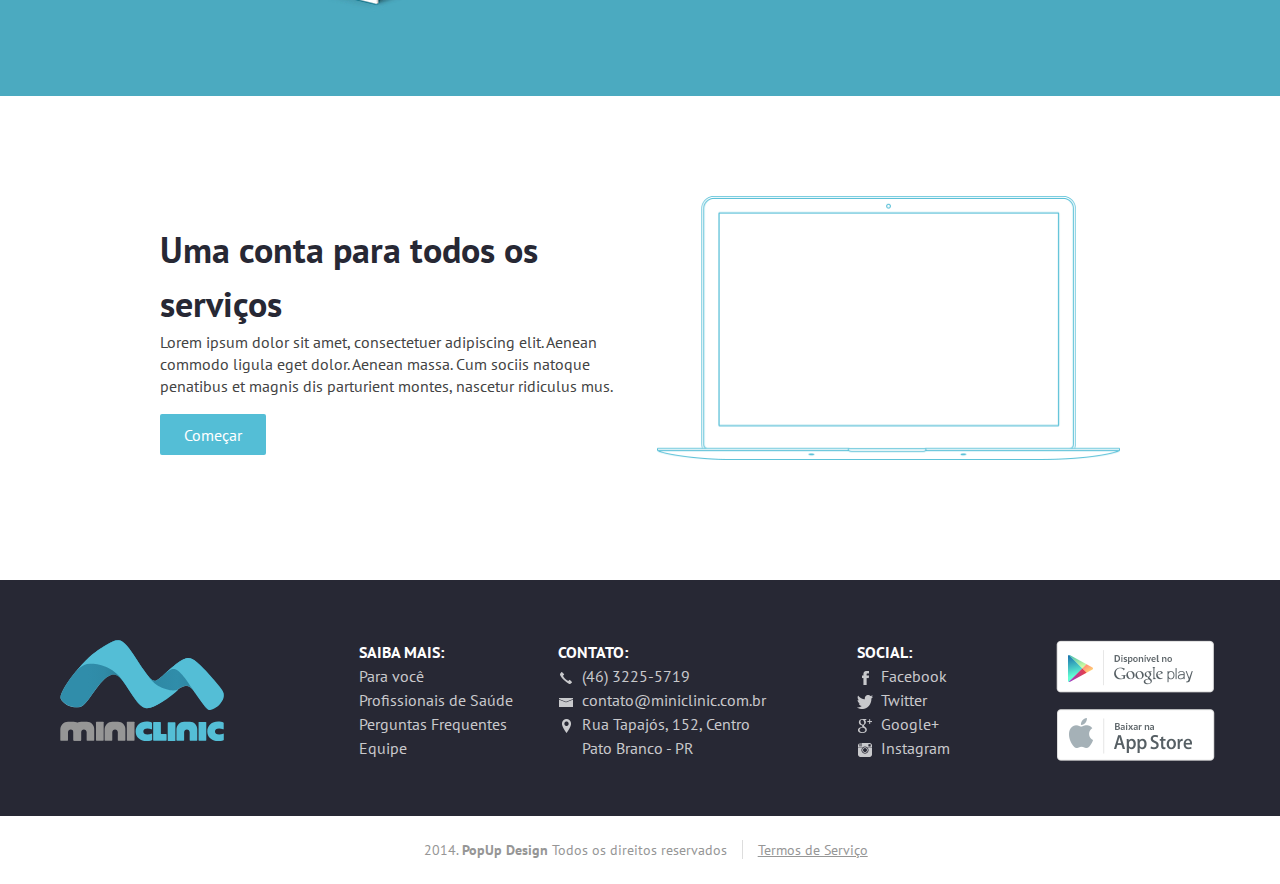
<file: miniclinic_pro.html>
<!doctype html>
<html lang="pt-br">

<!--
Olá mundo!
Este código fonte foi criado pela PopUp, um estúdio de design e desenvolvimento web de São Paulo, Brasil.
Se quiser trocar idéias é só procurar a gente nesses canais:

Web:       www.popupdesign.com.br
E-mail:    contato@popupdesign.com.br
Telefone:  +55 11 2361-4576
Facebook:  www.facebook.com/vai.popup
Twitter:   @popup_design

Divirta-se! :)
-->

  <head>
    <meta charset="UTF-8">
    <meta http-equiv="X-UA-Compatible" content="IE=edge">
    <title>Profissionais de Saúde | Miniclinic</title>
    <meta name="description" content="">
    <link rel="shortcut icon" href="img/icons/favicon.png">

    <!-- Metas para Design Responsivo -->
    <meta name="viewport" content="width=device-width, initial-scale=1">
    <meta name="format-detection" content="telephone=no">
    <meta name="MobileOptimized" content="480" />
    <meta name="HandheldFriendly" content="True">

    <!-- Homescreen Android -->
    <meta name="mobile-web-app-capable" content="yes">
    <link rel="icon" sizes="196x196" href="img/touch/chrome-touch-icon-196.png">

    <!-- Homescreen iOS -->
    <meta name="apple-mobile-web-app-capable" content="yes">
    <meta name="apple-mobile-web-app-status-bar-style" content="black">
    <meta name="apple-mobile-web-app-title" content="">
    <link rel="apple-touch-icon" href="img/icons/apple-touch-icon-180.png" sizes="180x180">
    <link rel="apple-touch-icon" href="img/icons/apple-touch-icon-152.png" sizes="152x152">
    <link rel="apple-touch-icon" href="img/icons/apple-touch-icon-120.png" sizes="120x120">
    <link rel="apple-touch-icon" href="img/icons/apple-touch-icon-76.png" sizes="76x76">
    <link rel="apple-touch-icon-precomposed" href="img/icons/apple-touch-icon-precomposed.png">

    <!-- Tile Win8 -->
    <meta name="msapplication-TileImage" content="img/icons/tile.png">
    <meta name="msapplication-TileColor" content="#54BED6">

    <!-- build:css styles/componentes/main.min.css -->
    <link rel="stylesheet" href="styles/componentes/componentes.css">
    <link rel="stylesheet" href="styles/main.css">
    <!-- endbuild -->

    <!--Modernizr-->
    <script src="js/vendor/modernizr-2.8.3.min.js"></script>

    <!--selectivizr-->
    <script src="js/vendor/selectivizr-min.js"></script>

    <!--Google Fonts - PT SANS-->
    <link href='http://fonts.googleapis.com/css?family=PT+Sans:400,700' rel='stylesheet' type='text/css'>
  </head>

  <body>

   <header class="menu-sup">
    <div class="wrap">
        <figure id="logo">
            <a href="index.html">
                <!--[if lte IE 8]><img src="img/logo_miniclinic.png" alt="Logo"><![endif]-->
                <!--[if gt IE 8]><img src="img/logo_miniclinic.svg" alt="Logo"><![endif]-->
                <!--[if !IE]> --><img src="img/logo_miniclinic.svg" alt="Logo"><!-- <![endif]-->
            </a>
        </figure>
        <nav class="nav">
            <ul>
                <li><a href="miniclinic.html">Para você</a></li>
                <li class="current"><a href="miniclinic_pro.html">Profissionais de Saúde</a></li>
                <li class="has-child"><a href="#">Serviços</a>
                    <ul class="sub-menu">
                        <li><a href="#console">Console</a></li>
                        <li><a href="#minipress">Minipress</a></li>
                        <li><a href="#care">Care</a></li>
                    </ul>
                </li>
                <li><a href="cadastro.html">Cadastro</a></li>
                <li><a href="login.html" class="destaque_menu">Entrar</a></li>
            </ul>
        </nav>

        <a class="toggle-menu" title="Menu">Menu</a>
        <a href="login.html" class="entrar_resp">Entrar</a>
      </div>
    </header>

    <section class="hero" id="hero_miniclinic_pro">
      <div class="wrap">

        <div class="intro_full">
          <h1>Muito mais que um prontuário eletrônico</h1>
          <div class="texto_intro_full">
            <p>Lorem ipsum dolor sit amet, consectetuer adipiscing elit. Aenean commodo ligula eget dolor. Aenean massa.</p>
            <p><a href="#">Entrar</a></p>
          </div>
        </div>
        <div class="slider">
          <div><img src="img/screenshot_care.png" alt=""></div>
          <div><img src="img/screenshot_care.png" alt=""></div>
          <div><img src="img/screenshot_care.png" alt=""></div>
          <div><img src="img/screenshot_care.png" alt=""></div>
        </div>

      </div>
  </section>

    <div class="wrap blocos_simples">
      <div class="meio_bloco">
        <figure class="figura_bloco">
          <img src="img/mockup_browser.jpg" alt="">
        </figure>
        <div class="texto_bloco">
          <h2>Prevenção em tempo real</h2>
          <p>Lorem ipsum dolor sit amet, consectetuer adipiscing elit. Aenean commodo ligula eget dolor. Aenean massa. Cum sociis natoque penatibus et magnis dis parturient montes, nascetur ridiculus mus. Donec quam felis, ultricies nec, pellentesque eu, pretium quis, sem.</p>
        </div>
      </div>

      <div class="meio_bloco">
        <div class="texto_bloco">
          <h2>Segurança na nuvem</h2>
          <p>Lorem ipsum dolor sit amet, consectetuer adipiscing elit. Aenean commodo ligula eget dolor. Aenean massa. Cum sociis natoque penatibus et magnis dis parturient montes, nascetur ridiculus mus. Donec quam felis, ultricies nec, pellentesque eu, pretium quis, sem.</p>
        </div>
        <figure class="figura_bloco">
          <img src="img/mockup_browser.jpg" alt="">
        </figure>
      </div>
    </div>

    <div class="wrap">
      <div class="texto_intro_mini">
        <h2>Cuidar da sua saúde nunca foi tão fácil</h2>
        <p>Lorem ipsum dolor sit amet, consectetuer adipiscing elit. Aenean commodo ligula eget dolor. Aenean massa.</p>
      </div>

      <div class="planos">
        <div class="plano">
          <figure class="icone_plano"><img src="img/icone_plano.png" alt=""></figure>
          <h4>Instituições</h4>
          <ul>
            <li>Palavra-chave</li>
            <li>Palavra-chave</li>
            <li>Palavra-chave</li>
            <li>Palavra-chave</li>
          </ul>
        </div>

        <div class="plano">
          <figure class="icone_plano"><img src="img/icone_plano.png" alt=""></figure>
          <h4>Operadoras</h4>
          <ul>
            <li>Palavra-chave</li>
            <li>Palavra-chave</li>
            <li>Palavra-chave</li>
            <li>Palavra-chave</li>
            <li>Palavra-chave</li>
            <li>Palavra-chave</li>
            <li>Palavra-chave</li>
          </ul>
        </div>

        <div class="plano">
          <figure class="icone_plano"><img src="img/icone_plano.png" alt=""></figure>
          <h4>Profissionais</h4>
          <ul>
            <li>Palavra-chave</li>
            <li>Palavra-chave</li>
            <li>Palavra-chave</li>
            <li>Palavra-chave</li>
            <li>Palavra-chave</li>
          </ul>
        </div>

      </div>
    </div>

    <div id="care">
      <div class="wrap">
        <figure id="imagem_care"><img src="img/mockup_care.jpg" alt=""></figure>
        <div class="texto_bloco">
          <h2>Care</h2>
          <p>Lorem ipsum dolor sit amet, consectetuer adipiscing elit. Aenean commodo ligula eget dolor. Aenean massa. Cum sociis natoque penatibus et magnis dis parturient montes, nascetur ridiculus mus. Donec quam felis, ultricies nec, pellentesque eu, pretium quis, sem. </p>
        </div>
      </div>
    </div>

    <section class="calltoaction">
      <div class="wrap">
        <div class="texto_bloco">
          <h2>Uma conta para todos os serviços</h2>
          <p>Lorem ipsum dolor sit amet, consectetuer adipiscing elit. Aenean commodo ligula eget dolor. Aenean massa. Cum sociis natoque penatibus et magnis dis parturient montes, nascetur ridiculus mus.</p>
          <a href="#" class="botao">Começar</a>
        </div>
        <figure class="screenshot_app">
          <img src="img/mockup_miniclinic_desktop.png" alt="">
        </figure>

      </div>
    </section>


    <footer class="footer">
    <div class="wrap">
        <figure class="logo_footer">
            <!--[if lte IE 8]><img src="img/logo_miniclinic_quadrado.png" alt="Logo" class="logo"><![endif]-->
            <!--[if gt IE 8]><img src="img/logo_miniclinic_quadrado.svg" alt="Logo" class="logo"><![endif]-->
            <!--[if !IE]> --><img src="img/logo_miniclinic_quadrado.svg" alt="Logo" class="logo"><!-- <![endif]-->
        </figure>
        <ul id="coluna-1">
            <li><strong>Saiba mais:</strong></li>
            <li><a href="miniclinic.html">Para você</a></li>
            <li><a href="miniclinic_pro.html">Profissionais de Saúde</a></li>
            <li><a href="faq.html">Perguntas Frequentes</a></li>
            <li><a href="equipe.html">Equipe</a></li>
        </ul>
        <ul id="coluna-2">
            <li><strong>Contato:</strong></li>
            <li><img src="img/icone_telefone.png" alt="" class="icone">(46) 3225-5719</li>
            <li><img src="img/icone_email.png" alt="" class="icone"><a href="#">contato@miniclinic.com.br</a></li>
            <li><img src="img/icone_localizacao.png" alt="" class="icone">Rua Tapajós, 152, Centro</li>
            <li>Pato Branco - PR </li>
        </ul>
        <ul id="coluna-3">
            <li><strong>Social:</strong></li>
            <li><img src="img/icone_facebook.png" alt="" class="icone"><a href="#">Facebook</a></li>
            <li><img src="img/icone_twitter.png" alt="" class="icone"><a href="#">Twitter</a></li>
            <li><img src="img/icone_googleplus.png" alt="" class="icone"><a href="#">Google+</a></li>
            <li><img src="img/icone_instagram.png" alt="" class="icone"><a href="#">Instagram</a></li>
        </ul>
        <div class="app_download">
            <a href="#" title="Download no Google Play"><img src="img/download_googleplay.png" alt=""></a>
            <a href="#" title="Baixar na App Store"><img src="img/download_appstore.png" alt=""></a>
        </div>
    </div>
  </footer>
    <footer class="creditos">
        <div class="wrap">
            <ul>
                <li><small>2014. <b>PopUp Design</b> Todos os direitos reservados</small></li>
                <li><a href="termos.html">Termos de Serviço</a></li>
            </ul>
        </div>
    </footer>

    <!-- Scripts não minificados pelo Gulp -->
    <script src="//ajax.googleapis.com/ajax/libs/jquery/1.11.3/jquery.min.js"></script>
    <script>window.jQuery || document.write('<script src="js/vendor/jquery-1.11.3.min.js"><\/script>')</script>

    <!-- Slider -->
    <script src="js/owl.carousel.min.js"></script>

    <!-- build:js scripts/main.min.js -->
    <script src="scripts/main.js"></script>
    <!-- endbuild -->

    <!-- Google Analytics -->
    <script>
      (function(i,s,o,g,r,a,m){i['GoogleAnalyticsObject']=r;i[r]=i[r]||function(){
      (i[r].q=i[r].q||[]).push(arguments)},i[r].l=1*new Date();a=s.createElement(o),
      m=s.getElementsByTagName(o)[0];a.async=1;a.src=g;m.parentNode.insertBefore(a,m)
      })(window,document,'script','//www.google-analytics.com/analytics.js','ga');
      ga('create', 'UA-XXXXX-X', 'auto');
      ga('send', 'pageview');
    </script>

  </body>
</html>
</file>
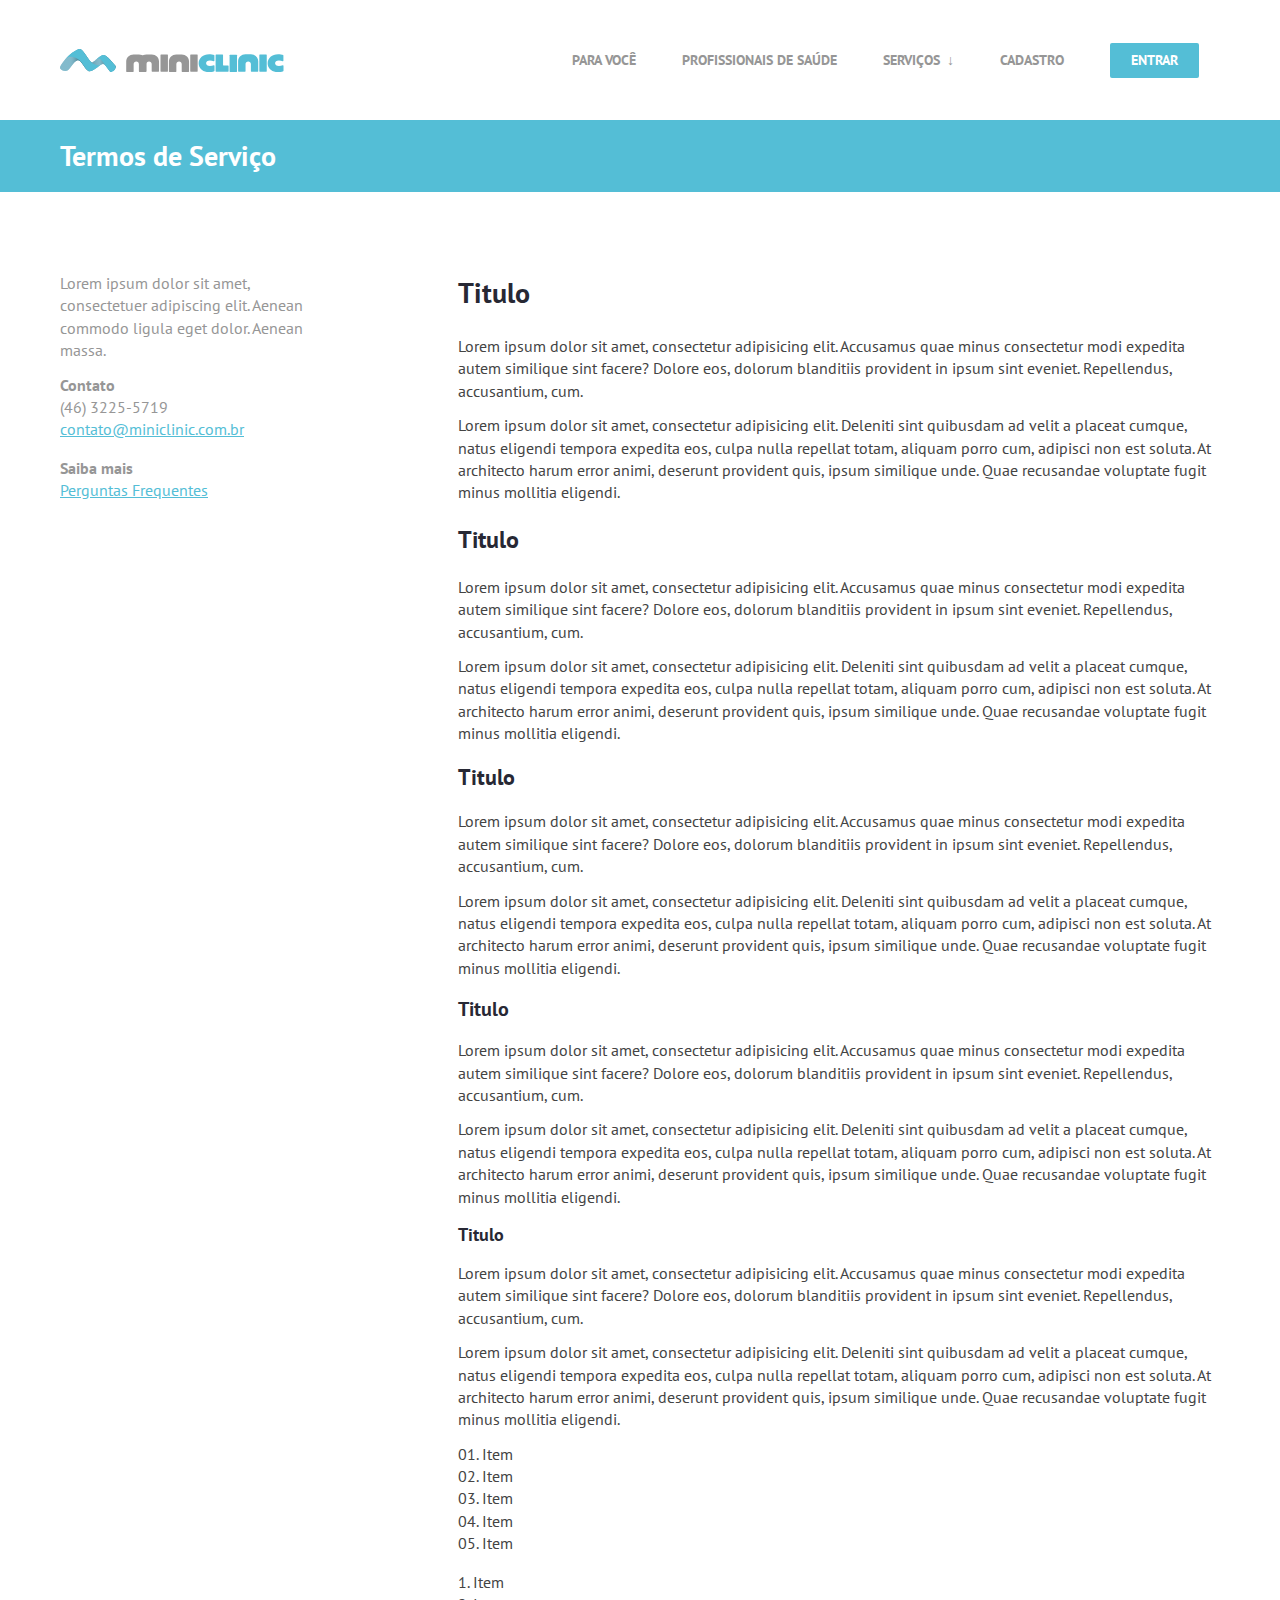
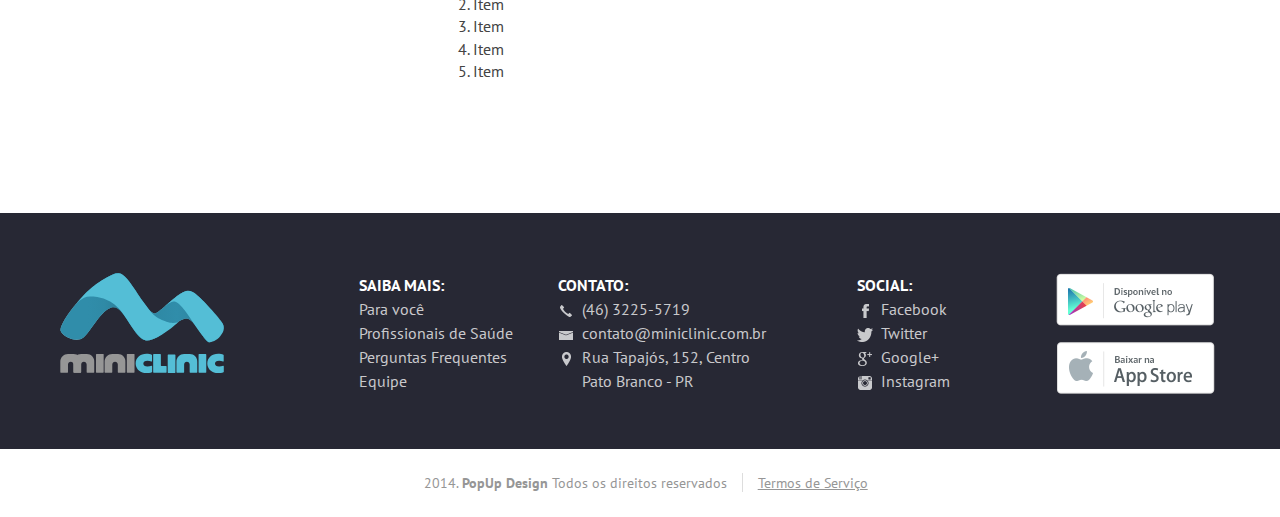
<file: termos.html>
<!doctype html>
<html lang="pt-br">

<!--
Olá mundo!
Este código fonte foi criado pela PopUp, um estúdio de design e desenvolvimento web de São Paulo, Brasil.
Se quiser trocar idéias é só procurar a gente nesses canais:

Web:       www.popupdesign.com.br
E-mail:    contato@popupdesign.com.br
Telefone:  +55 11 2361-4576
Facebook:  www.facebook.com/vai.popup
Twitter:   @popup_design

Divirta-se! :)
-->

  <head>
    <meta charset="UTF-8">
    <meta http-equiv="X-UA-Compatible" content="IE=edge">
    <title>Profissionais de Saúde | Miniclinic</title>
    <meta name="description" content="">
    <link rel="shortcut icon" href="img/icons/favicon.png">

    <!-- Metas para Design Responsivo -->
    <meta name="viewport" content="width=device-width, initial-scale=1">
    <meta name="format-detection" content="telephone=no">
    <meta name="MobileOptimized" content="480" />
    <meta name="HandheldFriendly" content="True">

    <!-- Homescreen Android -->
    <meta name="mobile-web-app-capable" content="yes">
    <link rel="icon" sizes="196x196" href="img/touch/chrome-touch-icon-196.png">

    <!-- Homescreen iOS -->
    <meta name="apple-mobile-web-app-capable" content="yes">
    <meta name="apple-mobile-web-app-status-bar-style" content="black">
    <meta name="apple-mobile-web-app-title" content="">
    <link rel="apple-touch-icon" href="img/icons/apple-touch-icon-180.png" sizes="180x180">
    <link rel="apple-touch-icon" href="img/icons/apple-touch-icon-152.png" sizes="152x152">
    <link rel="apple-touch-icon" href="img/icons/apple-touch-icon-120.png" sizes="120x120">
    <link rel="apple-touch-icon" href="img/icons/apple-touch-icon-76.png" sizes="76x76">
    <link rel="apple-touch-icon-precomposed" href="img/icons/apple-touch-icon-precomposed.png">

    <!-- Tile Win8 -->
    <meta name="msapplication-TileImage" content="img/icons/tile.png">
    <meta name="msapplication-TileColor" content="#54BED6">

    <!-- build:css styles/componentes/main.min.css -->
    <link rel="stylesheet" href="styles/componentes/componentes.css">
    <link rel="stylesheet" href="styles/main.css">
    <!-- endbuild -->

    <!--Modernizr-->
    <script src="js/vendor/modernizr-2.8.3.min.js"></script>

    <!--selectivizr-->
    <script src="js/vendor/selectivizr-min.js"></script>

    <!--Google Fonts - PT SANS-->
    <link href='http://fonts.googleapis.com/css?family=PT+Sans:400,700' rel='stylesheet' type='text/css'>
  </head>

  <body>

   <header class="menu-sup">
    <div class="wrap">
        <figure id="logo">
            <a href="index.html">
                <!--[if lte IE 8]><img src="img/logo_miniclinic.png" alt="Logo"><![endif]-->
                <!--[if gt IE 8]><img src="img/logo_miniclinic.svg" alt="Logo"><![endif]-->
                <!--[if !IE]> --><img src="img/logo_miniclinic.svg" alt="Logo"><!-- <![endif]-->
            </a>
        </figure>
        <nav class="nav">
            <ul>
                <li><a href="miniclinic.html">Para você</a></li>
                <li><a href="miniclinic_pro.html">Profissionais de Saúde</a></li>
                <li class="has-child"><a href="#">Serviços</a>
                    <ul class="sub-menu">
                        <li><a href="#console">Console</a></li>
                        <li><a href="#minipress">Minipress</a></li>
                        <li><a href="#care">Care</a></li>
                    </ul>
                </li>
                <li><a href="cadastro.html">Cadastro</a></li>
                <li><a href="login.html" class="destaque_menu">Entrar</a></li>
            </ul>
        </nav>

        <a class="toggle-menu" title="Menu">Menu</a>
        <a href="login.html" class="entrar_resp">Entrar</a>
      </div>
    </header>

  <header class="header_pagina">
    <div class="wrap">
      <h1>Termos de Serviço</h1>
    </div>
  </header>

    <div class="wrap">
      <aside class="sidebar">
        <p>Lorem ipsum dolor sit amet, consectetuer adipiscing elit. Aenean commodo ligula eget dolor. Aenean massa.</p>
        <ul>
          <li><b>Contato</b></li>
          <li>(46) 3225-5719</li>
          <li><a href="mailto:contato@miniclinic.com.br">contato@miniclinic.com.br</a></li>
        </ul>
        <ul>
          <li><b>Saiba mais</b></li>
          <li><a href="faq.html">Perguntas Frequentes</a></li>
        </ul>
      </aside>

      <main class="conteudo_direita">
        <h2>Titulo</h2>
        <p>Lorem ipsum dolor sit amet, consectetur adipisicing elit. Accusamus quae minus consectetur modi expedita autem similique sint facere? Dolore eos, dolorum blanditiis provident in ipsum sint eveniet. Repellendus, accusantium, cum.</p>
        <p>Lorem ipsum dolor sit amet, consectetur adipisicing elit. Deleniti sint quibusdam ad velit a placeat cumque, natus eligendi tempora expedita eos, culpa nulla repellat totam, aliquam porro cum, adipisci non est soluta. At architecto harum error animi, deserunt provident quis, ipsum similique unde. Quae recusandae voluptate fugit minus mollitia eligendi.</p>
        <h3>Titulo</h3>
        <p>Lorem ipsum dolor sit amet, consectetur adipisicing elit. Accusamus quae minus consectetur modi expedita autem similique sint facere? Dolore eos, dolorum blanditiis provident in ipsum sint eveniet. Repellendus, accusantium, cum.</p>
        <p>Lorem ipsum dolor sit amet, consectetur adipisicing elit. Deleniti sint quibusdam ad velit a placeat cumque, natus eligendi tempora expedita eos, culpa nulla repellat totam, aliquam porro cum, adipisci non est soluta. At architecto harum error animi, deserunt provident quis, ipsum similique unde. Quae recusandae voluptate fugit minus mollitia eligendi.</p>
        <h4>Titulo</h4>
        <p>Lorem ipsum dolor sit amet, consectetur adipisicing elit. Accusamus quae minus consectetur modi expedita autem similique sint facere? Dolore eos, dolorum blanditiis provident in ipsum sint eveniet. Repellendus, accusantium, cum.</p>
        <p>Lorem ipsum dolor sit amet, consectetur adipisicing elit. Deleniti sint quibusdam ad velit a placeat cumque, natus eligendi tempora expedita eos, culpa nulla repellat totam, aliquam porro cum, adipisci non est soluta. At architecto harum error animi, deserunt provident quis, ipsum similique unde. Quae recusandae voluptate fugit minus mollitia eligendi.</p>
        <h5>Titulo</h5>
        <p>Lorem ipsum dolor sit amet, consectetur adipisicing elit. Accusamus quae minus consectetur modi expedita autem similique sint facere? Dolore eos, dolorum blanditiis provident in ipsum sint eveniet. Repellendus, accusantium, cum.</p>
        <p>Lorem ipsum dolor sit amet, consectetur adipisicing elit. Deleniti sint quibusdam ad velit a placeat cumque, natus eligendi tempora expedita eos, culpa nulla repellat totam, aliquam porro cum, adipisci non est soluta. At architecto harum error animi, deserunt provident quis, ipsum similique unde. Quae recusandae voluptate fugit minus mollitia eligendi.</p>
        <h6>Titulo</h6>
        <p>Lorem ipsum dolor sit amet, consectetur adipisicing elit. Accusamus quae minus consectetur modi expedita autem similique sint facere? Dolore eos, dolorum blanditiis provident in ipsum sint eveniet. Repellendus, accusantium, cum.</p>
        <p>Lorem ipsum dolor sit amet, consectetur adipisicing elit. Deleniti sint quibusdam ad velit a placeat cumque, natus eligendi tempora expedita eos, culpa nulla repellat totam, aliquam porro cum, adipisci non est soluta. At architecto harum error animi, deserunt provident quis, ipsum similique unde. Quae recusandae voluptate fugit minus mollitia eligendi.</p>
        <ol>
          <li>Item</li>
          <li>Item</li>
          <li>Item</li>
          <li>Item</li>
          <li>Item</li>
        </ol>
        <ul>
          <li>Item</li>
          <li>Item</li>
          <li>Item</li>
          <li>Item</li>
          <li>Item</li>
        </ul>
      </main>
    </div>

    <footer class="footer">
    <div class="wrap">
        <figure class="logo_footer">
            <!--[if lte IE 8]><img src="img/logo_miniclinic_quadrado.png" alt="Logo" class="logo"><![endif]-->
            <!--[if gt IE 8]><img src="img/logo_miniclinic_quadrado.svg" alt="Logo" class="logo"><![endif]-->
            <!--[if !IE]> --><img src="img/logo_miniclinic_quadrado.svg" alt="Logo" class="logo"><!-- <![endif]-->
        </figure>
        <ul id="coluna-1">
            <li><strong>Saiba mais:</strong></li>
            <li><a href="miniclinic.html">Para você</a></li>
            <li><a href="miniclinic_pro.html">Profissionais de Saúde</a></li>
            <li><a href="faq.html">Perguntas Frequentes</a></li>
            <li><a href="equipe.html">Equipe</a></li>
        </ul>
        <ul id="coluna-2">
            <li><strong>Contato:</strong></li>
            <li><img src="img/icone_telefone.png" alt="" class="icone">(46) 3225-5719</li>
            <li><img src="img/icone_email.png" alt="" class="icone"><a href="#">contato@miniclinic.com.br</a></li>
            <li><img src="img/icone_localizacao.png" alt="" class="icone">Rua Tapajós, 152, Centro</li>
            <li>Pato Branco - PR </li>
        </ul>
        <ul id="coluna-3">
            <li><strong>Social:</strong></li>
            <li><img src="img/icone_facebook.png" alt="" class="icone"><a href="#">Facebook</a></li>
            <li><img src="img/icone_twitter.png" alt="" class="icone"><a href="#">Twitter</a></li>
            <li><img src="img/icone_googleplus.png" alt="" class="icone"><a href="#">Google+</a></li>
            <li><img src="img/icone_instagram.png" alt="" class="icone"><a href="#">Instagram</a></li>
        </ul>
        <div class="app_download">
            <a href="#" title="Download no Google Play"><img src="img/download_googleplay.png" alt=""></a>
            <a href="#" title="Baixar na App Store"><img src="img/download_appstore.png" alt=""></a>
        </div>
    </div>
  </footer>
    <footer class="creditos">
        <div class="wrap">
            <ul>
                <li><small>2014. <b>PopUp Design</b> Todos os direitos reservados</small></li>
                <li><a href="termos.html">Termos de Serviço</a></li>
            </ul>
        </div>
    </footer>

    <!-- Scripts não minificados pelo Gulp -->
    <script src="//ajax.googleapis.com/ajax/libs/jquery/1.11.3/jquery.min.js"></script>
    <script>window.jQuery || document.write('<script src="js/vendor/jquery-1.11.3.min.js"><\/script>')</script>

    <!-- Slider -->
    <script src="js/owl.carousel.min.js"></script>

    <!-- build:js scripts/main.min.js -->
    <script src="scripts/main.js"></script>
    <!-- endbuild -->

    <!-- Google Analytics -->
    <script>
      (function(i,s,o,g,r,a,m){i['GoogleAnalyticsObject']=r;i[r]=i[r]||function(){
      (i[r].q=i[r].q||[]).push(arguments)},i[r].l=1*new Date();a=s.createElement(o),
      m=s.getElementsByTagName(o)[0];a.async=1;a.src=g;m.parentNode.insertBefore(a,m)
      })(window,document,'script','//www.google-analytics.com/analytics.js','ga');
      ga('create', 'UA-XXXXX-X', 'auto');
      ga('send', 'pageview');
    </script>

  </body>
</html>
</file>
<file: styles/main.css>
input[required],
input[type='email'],
input {
  width: 100%;
  border: 1px solid #ccc;
  transition: all 0.25s ease-in-out 0s
}

input:focus {
  /*transition: all 0.5s ease-in-out;*/
  border: 1px solid #7689d6;
}

#contatoForm {
  height: 480px;
}
</file>
<file: styles/componentes/componentes.css>
@charset "UTF-8";
/* Normalize.css v3.0.1 | git.io/normalize */
html {
  font-family: sans-serif;
  -ms-text-size-adjust: 100%;
  -webkit-text-size-adjust: 100%;
}

body {
  margin: 0;
}

article,
aside,
details,
figcaption,
figure,
footer,
header,
main,
nav,
section,
summary {
  display: block;
}

audio,
canvas,
progress,
video {
  display: inline-block;
  vertical-align: baseline;
}

audio:not([controls]) {
  display: none;
  height: 0;
}

[hidden],
template {
  display: none;
}

a {
  background: transparent;
}

a:active,
a:hover {
  outline: 0;
}

abbr[title] {
  border-bottom: 1px dotted;
}

b,
strong {
  font-weight: bold;
}

dfn {
  font-style: italic;
}

mark {
  background: #ff0;
  color: #000;
}

sub,
sup {
  font-size: 75%;
  line-height: 0;
  position: relative;
  vertical-align: baseline;
}

sup {
  top: -0.5em;
}

sub {
  bottom: -0.25em;
}

img {
  border: 0;
}

svg:not(:root) {
  overflow: hidden;
}

figure {
  margin: 0;
}

hr {
  box-sizing: content-box;
  height: 0;
}

pre {
  overflow: auto;
}

code,
kbd,
pre,
samp {
  font-family: monospace, monospace;
  font-size: 1em;
}

button,
input,
optgroup,
select,
textarea {
  color: inherit;
  font: inherit;
  margin: 0;
}

button {
  overflow: visible;
}

button,
select {
  text-transform: none;
}

button,
html input[type="button"],
input[type="reset"],
input[type="submit"] {
  -webkit-appearance: button;
  cursor: pointer;
}

button[disabled],
html input[disabled] {
  cursor: default;
}

button::-moz-focus-inner,
input::-moz-focus-inner {
  border: 0;
  padding: 0;
}

input {
  line-height: normal;
}

input[type="checkbox"],
input[type="radio"] {
  box-sizing: border-box;
  padding: 0;
}

input[type="number"]::-webkit-inner-spin-button,
input[type="number"]::-webkit-outer-spin-button {
  height: auto;
}

input[type="search"] {
  -webkit-appearance: textfield;
  box-sizing: content-box;
}

input[type="search"]::-webkit-search-cancel-button,
input[type="search"]::-webkit-search-decoration {
  -webkit-appearance: none;
}

legend {
  border: 0;
  padding: 0;
}

textarea {
  overflow: auto;
}

optgroup {
  font-weight: bold;
}

table {
  border-collapse: collapse;
  border-spacing: 0;
}

td,
th {
  padding: 0;
}

blockquote {
  margin: 0;
}

input[type="text"],
input[type="submit"],
input[type="email"],
input[type="tel"],
textarea {
  -webkit-appearance: none;
  -webkit-border-radius: 0;
}

@-ms-viewport {
  width: device-width;
}
button:focus {
  outline: 0;
}

pre, code {
  white-space: pre-wrap;
  white-space: -moz-pre-wrap;
  white-space: -pre-wrap;
  white-space: -o-pre-wrap;
  word-wrap: break-word;
  overflow: auto;
}

input[type="search"] {
  box-sizing: border-box;
}

input,
textarea {
  outline: 0;
}

a > img {
  text-decoration: none;
}

/**
* Classes Genéricas
**/
.fleft {
  float: left;
}

.fright {
  float: right;
}

.centraliza {
  display: block;
  margin-left: auto;
  margin-right: auto;
}

/**
* Mixins Úteis
**/
/**
* Classes Globais
**/
*, *:before, *:after {
  box-sizing: border-box;
}

* {
  box-sizing: border-box;
}

html, body, button {
  -webkit-font-smoothing: antialiased;
  font-smoothing: antialiased;
}

html,
button,
input,
select,
textarea {
  color: #444;
}

body {
  font-size: 62.5%;
  line-height: 1.4;
}

hr {
  display: block;
  height: 1px;
  border: 0;
  border-top: 1px solid #ccc;
  margin: 1em 0;
  padding: 0;
}

audio,
canvas,
img,
svg,
video {
  vertical-align: middle;
}

img {
  max-width: 100%;
}

fieldset {
  border: 0;
  margin: 0;
  padding: 0;
}

textarea {
  resize: vertical;
}

nav ul, nav li {
  margin: 0;
  padding: 0;
}

/**
* Estilos do Tema
**/
body {
  background: #fff;
}

.wrap {
  *zoom: 1;
  width: auto;
  max-width: 1160px;
  float: none;
  display: block;
  margin-right: auto;
  margin-left: auto;
  padding-left: 0;
  padding-right: 0;
}
.wrap:before, .wrap:after {
  content: '';
  display: table;
}
.wrap:after {
  clear: both;
}

/**
* Links
**/
a {
  color: #54BED6;
}
a:hover {
  color: #7689d6;
}

nav > a:hover {
  text-decoration: none;
}

li.current,
li.current a {
  color: #7689d6;
}

/**
* Texto
**/
body {
  font-family: "PT Sans", "Helvetica Neue", Helvetica, Arial, Geneva, sans-serif;
}

p {
  font-family: "PT Sans", "Helvetica Neue", Helvetica, Arial, Geneva, sans-serif;
  font-size: 1.6em;
  margin: 0 0 0.75em;
  font-weight: 400;
}

h1, h2, h3, h4, h5, h6 {
  line-height: 1.5em;
  margin: 0.75em 0;
  font-weight: 700;
  color: #272834;
}

h1 {
  font-size: 4.8em;
  line-height: 1.25;
  color: #fff;
  margin-bottom: 0.25em;
}

h2 {
  font-size: 3.6em;
}

h3 {
  font-size: 2.8em;
}

h4 {
  font-size: 2.4em;
}

h5 {
  font-size: 1.8em;
}

h6 {
  font-size: 1.6em;
}

b {
  font-weight: 700;
}

strong {
  font-weight: 700;
  color: #7689d6;
}

mark {
  background: #7689d6;
  padding: 0.2em;
  color: #272834;
}

small {
  font-size: 1.2em;
}

code {
  background: #ececec;
  border: 1px solid #CCC;
  color: #d14;
  padding: 0.2em;
  border-radius: 4px;
}

address {
  font-size: 1.6em;
  margin-bottom: 1.5em;
}
address strong {
  color: #272834;
}

::-moz-selection {
  color: #FFF;
  background: #7689d6;
}

::selection {
  color: #FFF;
  background: #7689d6;
}

/**
* Listas
**/
ul,
ol {
  margin: 0;
  padding: 0;
  list-style-type: disk;
  list-style-position: inside;
}

ul.lista-simples, .legenda ul, .cor ul, .cor-1 ul, .cor-2 ul, .cor-3 ul, .cor-4 ul, .cor-5 ul, .cor-6 ul, .tipo ul, .ico ul,
ol.lista-simples {
  list-style: none;
  font-size: 1.6em;
}

ul.lista-numerada,
ol {
  list-style-type: decimal-leading-zero;
  font-size: 1.6em;
}

dl {
  font-size: 1.6em;
}
dl dt {
  font-weight: 700;
}
dl dd {
  margin: 0 0 1.5em 0;
}

/**
* Artigo
**/
article li,
.artigo li {
  font-size: 1.6em;
}

/**
* Botões
**/
.botao, .botao-secundario,
a.botao-secundario,
button.botao-secundario, .botao-alerta,
a.botao-alerta,
button.botao-alerta, .botao-sucesso,
a.botao-sucesso,
button.botao-sucesso, .botao-desativado,
a.botao-desativado,
button.botao-desativado, .botao-sombra,
a.botao-sombra,
button.botao-sombra, .botao-fantasma,
a.botao-fantasma,
button.botao-fantasma,
a.botao,
a.botao-secundario,
a.botao-alerta,
a.botao-sucesso,
a.botao-desativado,
a.botao-sombra,
a.botao-fantasma,
button.botao,
button.botao-secundario,
button.botao-alerta,
button.botao-sucesso,
button.botao-desativado,
button.botao-sombra,
button.botao-fantasma {
  color: #fff;
  border-radius: 2px;
  transition: all 0.5s ease-in-out;
  background: #54BED6;
  font-size: 1.6em;
  line-height: 1.5em;
  padding: 0.6em 1.5em 0.5em 1.5em;
  text-decoration: none;
  text-align: center;
  width: auto;
  border: none;
  vertical-align: middle;
  cursor: pointer;
  display: inline-block;
  margin: 0 auto;
  position: relative;
  transition: all 0.25s;
}
.botao:hover, .botao-secundario:hover, .botao-alerta:hover, .botao-sucesso:hover, .botao-desativado:hover, .botao-sombra:hover, .botao-fantasma:hover,
a.botao:hover,
a.botao-secundario:hover,
a.botao-alerta:hover,
a.botao-sucesso:hover,
a.botao-desativado:hover,
a.botao-sombra:hover,
a.botao-fantasma:hover,
button.botao:hover,
button.botao-secundario:hover,
button.botao-alerta:hover,
button.botao-sucesso:hover,
button.botao-desativado:hover,
button.botao-sombra:hover,
button.botao-fantasma:hover {
  background: #7689d6;
}
.botao:active, .botao-secundario:active, .botao-alerta:active, .botao-sucesso:active, .botao-desativado:active, .botao-sombra:active, .botao-fantasma:active,
a.botao:active,
a.botao-secundario:active,
a.botao-alerta:active,
a.botao-sucesso:active,
a.botao-desativado:active,
a.botao-sombra:active,
a.botao-fantasma:active,
button.botao:active,
button.botao-secundario:active,
button.botao-alerta:active,
button.botao-sucesso:active,
button.botao-desativado:active,
button.botao-sombra:active,
button.botao-fantasma:active {
  position: relative;
  top: 1px;
}

.botao-secundario,
a.botao-secundario,
button.botao-secundario {
  color: #272834;
  background: #B2EBF2;
}
.botao-secundario:hover,
a.botao-secundario:hover,
button.botao-secundario:hover {
  background: #def6f9;
}

.botao-alerta,
a.botao-alerta,
button.botao-alerta {
  color: #FFF;
  background: #ff006a;
}
.botao-alerta:hover,
a.botao-alerta:hover,
button.botao-alerta:hover {
  background: #ff3388;
}

.botao-sucesso,
a.botao-sucesso,
button.botao-sucesso {
  color: #FFF;
  background: #00526a;
}
.botao-sucesso:hover,
a.botao-sucesso:hover,
button.botao-sucesso:hover {
  background: #00799d;
}

.botao-desativado,
a.botao-desativado,
button.botao-desativado {
  color: #272834;
  background: #eff9fb;
}
.botao-desativado:hover,
a.botao-desativado:hover,
button.botao-desativado:hover {
  background: #eff9fb;
}
.botao-desativado:active,
a.botao-desativado:active,
button.botao-desativado:active {
  top: 0;
}

.botao-sombra,
a.botao-sombra,
button.botao-sombra {
  border-bottom: 3px solid #30abc7;
}
.botao-sombra.botao-secundario,
a.botao-sombra.botao-secundario,
button.botao-sombra.botao-secundario {
  border-bottom: 3px solid #86e0eb;
}
.botao-sombra.botao-alerta,
a.botao-sombra.botao-alerta,
button.botao-sombra.botao-alerta {
  border-bottom: 3px solid #cc0055;
}
.botao-sombra.botao-sucesso,
a.botao-sombra.botao-sucesso,
button.botao-sombra.botao-sucesso {
  border-bottom: 3px solid #002b37;
}
.botao-sombra:active,
a.botao-sombra:active,
button.botao-sombra:active {
  position: relative;
  top: 0;
  border-bottom: none;
}
.botao-sombra.botao-desativado,
a.botao-sombra.botao-desativado,
button.botao-sombra.botao-desativado {
  border-bottom: 3px solid #c6eaf1;
}
.botao-sombra.botao-desativado:active,
a.botao-sombra.botao-desativado:active,
button.botao-sombra.botao-desativado:active {
  position: relative;
  top: 0;
  border-bottom: 3px solid #c6eaf1;
}

.botao-fantasma,
a.botao-fantasma,
button.botao-fantasma {
  background: none;
  color: #54BED6;
  border: 2px solid #54BED6;
}
.botao-fantasma:hover,
a.botao-fantasma:hover,
button.botao-fantasma:hover {
  border: 2px solid #7689d6;
  color: #272834;
}
.botao-fantasma.botao-secundario,
a.botao-fantasma.botao-secundario,
button.botao-fantasma.botao-secundario {
  color: #B2EBF2;
  border: 2px solid #B2EBF2;
}
.botao-fantasma.botao-secundario:hover,
a.botao-fantasma.botao-secundario:hover,
button.botao-fantasma.botao-secundario:hover {
  color: #272834;
}
.botao-fantasma.botao-alerta,
a.botao-fantasma.botao-alerta,
button.botao-fantasma.botao-alerta {
  color: #ff006a;
  border: 2px solid #ff006a;
}
.botao-fantasma.botao-alerta:hover,
a.botao-fantasma.botao-alerta:hover,
button.botao-fantasma.botao-alerta:hover {
  color: #FFF;
}
.botao-fantasma.botao-sucesso,
a.botao-fantasma.botao-sucesso,
button.botao-fantasma.botao-sucesso {
  color: #00526a;
  border: 2px solid #00526a;
}
.botao-fantasma.botao-sucesso:hover,
a.botao-fantasma.botao-sucesso:hover,
button.botao-fantasma.botao-sucesso:hover {
  color: #FFF;
}
.botao-fantasma.botao-desativado,
a.botao-fantasma.botao-desativado,
button.botao-fantasma.botao-desativado {
  color: #eff9fb;
  border: 2px solid #eff9fb;
}
.botao-fantasma.botao-desativado:hover,
a.botao-fantasma.botao-desativado:hover,
button.botao-fantasma.botao-desativado:hover {
  color: #eff9fb;
  background: none;
}

/**
* Formulário
**/
legend {
  font-size: 1.4em;
  font-weight: 700;
  margin: 0;
  padding: 0;
  background: red;
}

label {
  margin-top: 3em;
  text-transform: uppercase;
  color: #272834;
  font-weight: 700;
  font-size: 1.4em;
  margin-bottom: .5em;
}
label.ckb-label {
  width: 80%;
  float: left;
  margin-top: 0;
}

input,
input[type='text'],
textarea {
  border-radius: 2px;
  transition: all 0.25s ease-in-out;
  padding: 0.75em;
  border: 1px solid #CCC;
  font-size: 1.4em;
}
input::-webkit-input-placeholder,
input[type='text']::-webkit-input-placeholder,
textarea::-webkit-input-placeholder {
  color: #969696;
}
input:-moz-placeholder,
input[type='text']:-moz-placeholder,
textarea:-moz-placeholder {
  color: #969696;
}
input::-moz-placeholder,
input[type='text']::-moz-placeholder,
textarea::-moz-placeholder {
  color: #969696;
}
input:-ms-input-placeholder,
input[type='text']:-ms-input-placeholder,
textarea:-ms-input-placeholder {
  color: #969696;
}

input[type=checkbox],
input[type=radio] {
  vertical-align: middle;
  position: relative;
  bottom: 1px;
  width: 20px;
  margin-top: 4px;
}

input[type=radio] {
  bottom: 2px;
}

textarea {
  height: 6em;
}

select {
  padding: 0.75em;
  font-size: 1.4em;
}

input:invalid {
  border: #ff006a;
}

input:focus,
textarea:focus {
  border: 1px solid #7689d6;
}

#login_page {
  background: #54BED6;
  background: linear-gradient(120deg, #54BED6 0%, #7689d6 80%);
  margin: 0;
  background-repeat: no-repeat;
  background-attachment: fixed;
}

#login {
  position: absolute;
  -webkit-transform-style: preserve-3d;
          transform-style: preserve-3d;
  top: 50%;
  left: 50%;
  -webkit-transform: translate(-50%, -50%);
          transform: translate(-50%, -50%);
  padding: 40px;
  max-width: 400px;
  background: #fff;
}

.no-csstransforms3d #login {
  position: relative;
  left: 0;
  top: 40px;
  width: 400px;
  margin: 0 auto;
}

#logo_login {
  *zoom: 1;
  width: auto;
  max-width: 180px;
  float: none;
  display: block;
  margin-right: auto;
  margin-left: auto;
  padding-left: 0;
  padding-right: 0;
}
#logo_login:before, #logo_login:after {
  content: '';
  display: table;
}
#logo_login:after {
  clear: both;
}

.form_login {
  margin-top: 4em;
}
.form_login input,
.form_login input[type='text'] {
  width: 100%;
  margin-bottom: 1em;
}

a.link_center {
  text-decoration: none;
  text-transform: uppercase;
  font-size: 1.4em;
  font-weight: 700;
  text-align: center;
  display: block;
}

a.link-cinza {
  font-size: 1.4em;
  color: #272834;
  display: block;
  margin-bottom: 1em;
}

.barra_titulo {
  width: 100%;
  background: #54BED6;
  margin-bottom: 2.4em;
}
.barra_titulo h1 {
  font-size: 2.4em;
  line-height: 2.4em;
  margin: 0;
}

.form_cadastro {
  *zoom: 1;
  float: left;
  clear: none;
  text-align: inherit;
  width: 48.5%;
  margin-left: 25.75%;
  margin-right: 3%;
  *zoom: 1;
  margin-top: 2em;
}
.form_cadastro:before, .form_cadastro:after {
  content: '';
  display: table;
}
.form_cadastro:after {
  clear: both;
}
.form_cadastro:last-child {
  margin-right: 0%;
}
.form_cadastro:before, .form_cadastro:after {
  content: '';
  display: table;
}
.form_cadastro:after {
  clear: both;
}
.form_cadastro textarea {
  width: 100%;
  margin-bottom: 2em;
}
.form_cadastro .cadastrar {
  margin-top: 24px;
}

fieldset {
  *zoom: 1;
  float: left;
  clear: none;
  text-align: inherit;
  width: 46.9072164948%;
  margin-left: 0%;
  margin-right: 6.1855670103%;
  *zoom: 1;
}
fieldset:before, fieldset:after {
  content: '';
  display: table;
}
fieldset:after {
  clear: both;
}
fieldset:nth-child(2n) {
  margin-right: 0%;
  float: right;
}
fieldset:nth-child(2n + 1) {
  clear: both;
}
fieldset:before, fieldset:after {
  content: '';
  display: table;
}
fieldset:after {
  clear: both;
}
fieldset input,
fieldset input[type='text'] {
  width: 100%;
}

fieldset.fieldset-small {
  *zoom: 1;
  float: left;
  clear: none;
  text-align: inherit;
  width: 29.2096219931%;
  margin-left: 0%;
  margin-right: 6.1855670103%;
}
fieldset.fieldset-small:before, fieldset.fieldset-small:after {
  content: '';
  display: table;
}
fieldset.fieldset-small:after {
  clear: both;
}
fieldset.fieldset-small:nth-child(2n) {
  margin-right: 6.1855670103%;
  float: left;
}
fieldset.fieldset-small:nth-child(2n + 1) {
  clear: none;
}
fieldset.fieldset-small:nth-child(3n) {
  margin-right: 0%;
  float: right;
}
fieldset.fieldset-small:nth-child(3n + 1) {
  clear: both;
}

fieldset.fieldset-long {
  display: block;
  clear: both;
  float: none;
  width: 100%;
  margin-left: auto;
  margin-right: auto;
}
fieldset.fieldset-long:first-child {
  margin-left: auto;
}
fieldset.fieldset-long:last-child {
  margin-right: auto;
}

fieldset.padding-fild {
  padding: 20px 0 0 0;
}

/**
* Navegação do Site
**/
.menu-sup {
  background: #FFF;
  width: 100%;
  height: 120px;
  /*Menu*/
}
.menu-sup #logo {
  *zoom: 1;
  float: left;
  clear: none;
  text-align: inherit;
  width: 22.75%;
  margin-left: 0%;
  margin-right: 3%;
  line-height: 120px;
}
.menu-sup #logo:before, .menu-sup #logo:after {
  content: '';
  display: table;
}
.menu-sup #logo:after {
  clear: both;
}
.menu-sup #logo:last-child {
  margin-right: 0%;
}
.menu-sup #logo img {
  max-width: 224px;
  max-height: 24px;
}
.menu-sup .nav {
  *zoom: 1;
  float: left;
  clear: none;
  text-align: inherit;
  width: 74.25%;
  margin-left: 0%;
  margin-right: 3%;
  margin-right: 0;
  font-size: 1.4em;
}
.menu-sup .nav:before, .menu-sup .nav:after {
  content: '';
  display: table;
}
.menu-sup .nav:after {
  clear: both;
}
.menu-sup .nav:last-child {
  margin-right: 0%;
}
.menu-sup .nav ul {
  list-style: none;
  float: right;
}
.menu-sup .nav ul li {
  display: inline-block;
  margin: 0 1.5em;
  /*Links no Primeiro Nível*/
  /*Link Selecionado*/
  /*Link com Submenu*/
}
.menu-sup .nav ul li a {
  display: block;
  color: #969696;
  line-height: 120px;
  text-decoration: none;
  text-transform: uppercase;
  font-weight: 700;
  cursor: pointer;
}
.menu-sup .nav ul li a:hover {
  color: #54BED6;
}
.menu-sup .nav ul li a.destaque_menu {
  border-radius: 2px;
  background: #54BED6;
  color: #fff;
  line-height: 14px;
  padding: 0.75em 1.5em;
}
.menu-sup .nav ul li a.destaque_menu:hover {
  background: #7689d6;
}
.menu-sup .nav ul li.current a {
  color: #54BED6;
}
.menu-sup .nav ul li.has-child {
  position: relative;
  /*Submenu*/
  /*li primeiro nivel mostra menu no hover*/
}
.menu-sup .nav ul li.has-child a {
  padding-right: 14px;
}
.menu-sup .nav ul li.has-child a:after {
  content: "↓";
  position: absolute;
  right: 0px;
}
.menu-sup .nav ul li.has-child .sub-menu {
  position: absolute;
  left: 0;
  top: 99%;
  width: 180px;
  background: #FFF;
  font-size: 1em;
  display: none;
  /*Links do Submenu*/
}
.menu-sup .nav ul li.has-child .sub-menu ul {
  border-radius: 4px;
}
.menu-sup .nav ul li.has-child .sub-menu li {
  display: block;
  float: none;
  margin: 0;
  padding: 0 .5em;
  position: relative;
  background: #f8f8f8;
  /*Submenu com terceiro nível de menu*/
}
.menu-sup .nav ul li.has-child .sub-menu li:hover {
  background: #f4f4f4;
}
.menu-sup .nav ul li.has-child .sub-menu li a {
  line-height: 32px;
  color: #969696;
}
.menu-sup .nav ul li.has-child .sub-menu li a:hover {
  border-bottom: none;
  color: #7689d6;
}
.menu-sup .nav ul li.has-child .sub-menu li a:after {
  content: "";
}
.menu-sup .nav ul li.has-child .sub-menu li.has-child {
  /*li segundo nivel mostra menu no hover*/
}
.menu-sup .nav ul li.has-child .sub-menu li.has-child a:after {
  content: "»";
  right: 5px;
}
.menu-sup .nav ul li.has-child .sub-menu li.has-child:hover .child-menu {
  display: block;
}
.menu-sup .nav ul li.has-child:hover .sub-menu {
  display: block;
}

/**
* Abas
**/
.tabs {
  *zoom: 1;
  float: left;
  clear: none;
  text-align: inherit;
  width: 82.8333333333%;
  margin-left: 8.5833333333%;
  margin-right: 3%;
  overflow: hidden;
  margin-top: 6em;
  margin-bottom: 6em;
}
.tabs:before, .tabs:after {
  content: '';
  display: table;
}
.tabs:after {
  clear: both;
}
.tabs:last-child {
  margin-right: 0%;
}
.tabs .nav-tabs {
  overflow: hidden;
  margin-bottom: 0;
  text-align: center;
  margin-bottom: 6em;
}
.tabs .nav-tabs li {
  display: inline-block;
  list-style: none;
  border: 1px solid #CCC;
  background: #fff;
  margin-left: -2px;
  margin-right: -2px;
  padding: 1.25em 6em;
  position: relative;
  cursor: pointer;
  font-weight: 700;
  text-transform: uppercase;
}
.tabs .nav-tabs li a {
  color: #272834;
  font-size: 1.4em;
}
.tabs .nav-tabs li:hover {
  background: #54BED6;
}
.tabs .nav-tabs li:hover a {
  color: #fff;
}
.tabs .nav-tabs li.ativo {
  background: #54BED6;
  color: #fff;
}
.tabs .nav-tabs li.ativo a {
  color: #fff;
}
.tabs .tab-pane {
  display: none;
  background: #fff;
  border-top: 0;
  border-radius: 2px;
}

.coluna {
  *zoom: 1;
  float: left;
  clear: none;
  text-align: inherit;
  width: 27.9%;
  margin-left: 0%;
  margin-right: 3%;
}
.coluna:before, .coluna:after {
  content: '';
  display: table;
}
.coluna:after {
  clear: both;
}
.coluna:last-child {
  margin-right: 0%;
}
.coluna h3 {
  margin-top: 2em;
}
.coluna a.botao, .coluna a.botao-secundario, .coluna a.botao-alerta, .coluna a.botao-sucesso, .coluna a.botao-desativado, .coluna a.botao-sombra, .coluna a.botao-fantasma {
  margin-top: 1em;
}

#screenshot_01 {
  *zoom: 1;
  float: left;
  clear: none;
  text-align: inherit;
  width: 58.8%;
  margin-left: 0%;
  margin-right: 13.3%;
}
#screenshot_01:before, #screenshot_01:after {
  content: '';
  display: table;
}
#screenshot_01:after {
  clear: both;
}
#screenshot_01:last-child {
  margin-right: 13.3%;
}
#screenshot_01 img {
  *zoom: 1;
  width: auto;
  max-width: 1160px;
  float: none;
  display: block;
  margin-right: auto;
  margin-left: auto;
  padding-left: 0;
  padding-right: 0;
  max-width: 100%;
}
#screenshot_01 img:before, #screenshot_01 img:after {
  content: '';
  display: table;
}
#screenshot_01 img:after {
  clear: both;
}

#screenshot_02 {
  *zoom: 1;
  float: left;
  clear: none;
  text-align: inherit;
  width: 38.2%;
  margin-left: 0%;
  margin-right: 3%;
}
#screenshot_02:before, #screenshot_02:after {
  content: '';
  display: table;
}
#screenshot_02:after {
  clear: both;
}
#screenshot_02:last-child {
  margin-right: 0%;
}
#screenshot_02 img {
  *zoom: 1;
  width: auto;
  max-width: 1160px;
  float: none;
  display: block;
  margin-right: auto;
  margin-left: auto;
  padding-left: 0;
  padding-right: 0;
  max-width: 100%;
}
#screenshot_02 img:before, #screenshot_02 img:after {
  content: '';
  display: table;
}
#screenshot_02 img:after {
  clear: both;
}

#screenshot_03 {
  *zoom: 1;
  float: left;
  clear: none;
  text-align: inherit;
  width: 58.8%;
  margin-left: 10.3%;
  margin-right: 3%;
}
#screenshot_03:before, #screenshot_03:after {
  content: '';
  display: table;
}
#screenshot_03:after {
  clear: both;
}
#screenshot_03:last-child {
  margin-right: 0%;
}
#screenshot_03 img {
  *zoom: 1;
  width: auto;
  max-width: 1160px;
  float: none;
  display: block;
  margin-right: auto;
  margin-left: auto;
  padding-left: 0;
  padding-right: 0;
  max-width: 100%;
}
#screenshot_03 img:before, #screenshot_03 img:after {
  content: '';
  display: table;
}
#screenshot_03 img:after {
  clear: both;
}

a.botao_download {
  display: block;
  margin-top: 2.5em;
}

/**
* Breadcrumbs
**/
.breadcrumbs li {
  float: left;
  list-style: none;
  font-size: 1.6em;
}
.breadcrumbs li:before {
  content: "";
  margin-right: 0.5em;
}
.breadcrumbs li:before:firt-child {
  margin-right: 0;
}
.breadcrumbs li:after {
  content: "/";
  margin-left: 0.5em;
  color: #eff9fb;
}
.breadcrumbs li:last-child:after {
  content: "";
}
.breadcrumbs li a {
  color: #969696;
}
.breadcrumbs li a:hover {
  color: #7689d6;
}

/**
* Paginação
**/
ul.paginacao {
  font-size: 1.6em;
  list-style: none;
}
ul.paginacao li {
  display: inline-block;
  padding: 0.4em 0.8em 0.4em 0.8em;
  background: #fff;
  border: 1px solid #eff9fb;
}
ul.paginacao a, ul.paginacao a:hover {
  text-decoration: none;
  color: #272834;
}
ul.paginacao a:hover, ul.paginacao li.current a {
  color: #7689d6;
}

/**
* Tabela
**/
table {
  transition: all 0.25s ease-in-out;
  width: 100%;
  border-collapse: collapse;
  border-spacing: 0;
  margin-bottom: 1.5em;
  font-size: 1.4em;
  line-height: 1.5em;
  text-align: left;
  color: #272834;
}
table th,
table td {
  padding: 0.8em;
  line-height: 1.5em;
  text-align: left;
  vertical-align: top;
  border-top: 1px solid #CCC;
  background: #f7f7f7;
}
table th {
  font-weight: 700;
}
table thead th {
  vertical-align: bottom;
}
table caption + thead tr:first-child th,
table caption + thead tr:first-child td,
table colgroup + thead tr:first-child th,
table colgroup + thead tr:first-child td,
table thead:first-child tr:first-child th,
table thead:first-child tr:first-child td {
  border-top: 0;
}
table tbody + tbody {
  border-top: 1px solid #CCC;
}
table table {
  background-color: #f7f7f7;
}
table caption {
  text-align: left;
  margin-bottom: 1em;
  font-size: 1.1em;
}

/*Tabela Zebrada*/
.zebra tbody > tr:nth-child(odd) > td,
.zebra tbody > tr:nth-child(odd) > th {
  background-color: #ececec;
}

/*Tabela com Bordas*/
.tabela-borda {
  border: 1px solid #CCC;
  border-collapse: separate;
  *border-collapse: collapse;
  border-left: 0;
  border-radius: 2px;
}
.tabela-borda th,
.tabela-borda td {
  border-left: 1px solid #CCC;
}
.tabela-borda caption + thead tr:first-child th,
.tabela-borda caption + tbody tr:first-child th,
.tabela-borda caption + tbody tr:first-child td,
.tabela-borda colgroup + thead tr:first-child th,
.tabela-borda colgroup + tbody tr:first-child th,
.tabela-borda colgroup + tbody tr:first-child td,
.tabela-borda thead:first-child tr:first-child th,
.tabela-borda tbody:first-child tr:first-child th,
.tabela-borda tbody:first-child tr:first-child td {
  border-top: 0;
}

/*Hover*/
table tbody tr:hover > td,
table tbody tr:hover > th,
table.zebra tbody tr:hover > td,
table.zebra tbody tr:hover > th {
  background-color: #ececec;
}

/**
* Mensagem
**/
.msg {
  padding: 2em 2.5em;
  background: #B2EBF2;
}
.msg h3, .msg p {
  margin: 0;
  color: #FFF;
}
.msg a {
  color: #FFF;
}

.msg-sucesso {
  background: #00526a;
}

.msg-erro {
  background: #ff006a;
}

/**
* Footer
**/
.footer {
  *zoom: 1;
  background: #272834;
  width: 100%;
  margin-top: 12em;
  padding: 6em 0 4em 0;
}
.footer:before, .footer:after {
  content: '';
  display: table;
}
.footer:after {
  clear: both;
}
.footer ul {
  font-size: 1.6em;
  list-style: none;
  color: #c9c9cc;
}
.footer li {
  line-height: 1.5;
}
.footer strong {
  color: #fff;
  text-transform: uppercase;
  font-size: 1em;
  font-weight: 700;
  color: #fff;
}
.footer a {
  color: #FFF;
  text-decoration: underline;
  font-weight: 400;
  color: #c9c9cc;
  text-decoration: none;
}
.footer a:hover {
  color: #54BED6;
}

.logo_footer {
  *zoom: 1;
  float: left;
  clear: none;
  text-align: inherit;
  width: 14.1666666667%;
  margin-left: 0%;
  margin-right: 11.5833333333%;
}
.logo_footer:before, .logo_footer:after {
  content: '';
  display: table;
}
.logo_footer:after {
  clear: both;
}
.logo_footer:last-child {
  margin-right: 11.5833333333%;
}

#coluna-1,
#coluna-3 {
  *zoom: 1;
  float: left;
  clear: none;
  text-align: inherit;
  width: 14.1666666667%;
  margin-left: 0%;
  margin-right: 3%;
}
#coluna-1:before, #coluna-1:after,
#coluna-3:before,
#coluna-3:after {
  content: '';
  display: table;
}
#coluna-1:after,
#coluna-3:after {
  clear: both;
}
#coluna-1:last-child,
#coluna-3:last-child {
  margin-right: 0%;
}

#coluna-2 {
  *zoom: 1;
  float: left;
  clear: none;
  text-align: inherit;
  width: 22.75%;
  margin-left: 0%;
  margin-right: 3%;
}
#coluna-2:before, #coluna-2:after {
  content: '';
  display: table;
}
#coluna-2:after {
  clear: both;
}
#coluna-2:last-child {
  margin-right: 0%;
}
#coluna-2 li:last-child {
  margin-left: 1.5em;
}

#coluna-2 img,
#coluna-3 img {
  margin-right: 0.5em;
}

.creditos {
  background: #fff;
  text-align: center;
}
.creditos ul {
  list-style: none;
  color: #969696;
  font-size: 1.2em;
}
.creditos ul li {
  display: inline-block;
  padding: 24px 0;
  margin-left: 1em;
}
.creditos ul a {
  color: #969696;
  font-size: 1.2em;
  border-left: 1px solid #ddd;
  padding-left: 1em;
}
.creditos ul a:hover {
  color: #7689d6;
}

.app_download a {
  margin-bottom: 1.5em;
  display: block;
}

/*
 *  Owl Carousel - Animate Plugin
 */
.owl-carousel .animated {
  -webkit-animation-duration: 1000ms;
  animation-duration: 1000ms;
  -webkit-animation-fill-mode: both;
  animation-fill-mode: both;
}

.owl-carousel .owl-animated-in {
  z-index: 0;
}

.owl-carousel .owl-animated-out {
  z-index: 1;
}

.owl-carousel .fadeOut {
  -webkit-animation-name: fadeOut;
  animation-name: fadeOut;
}

@-webkit-keyframes fadeOut {
  0% {
    opacity: 1;
  }
  100% {
    opacity: 0;
  }
}
@keyframes fadeOut {
  0% {
    opacity: 1;
  }
  100% {
    opacity: 0;
  }
}
/*
 *  Owl Carousel - Auto Height Plugin
 */
.owl-height {
  transition: height 500ms ease-in-out;
}

/*
 *  Core Owl Carousel CSS File
 */
.owl-carousel {
  display: none;
  width: 100%;
  -webkit-tap-highlight-color: transparent;
  /* position relative and z-index fix webkit rendering fonts issue */
  position: relative;
  z-index: 1;
}

.owl-carousel .owl-stage {
  position: relative;
  -ms-touch-action: pan-Y;
}

.owl-carousel .owl-stage:after {
  content: ".";
  display: block;
  clear: both;
  visibility: hidden;
  line-height: 0;
  height: 0;
}

.owl-carousel .owl-stage-outer {
  position: relative;
  overflow: hidden;
  /* fix for flashing background */
  -webkit-transform: translate3d(0px, 0px, 0px);
}

.owl-carousel .owl-controls .owl-nav .owl-prev,
.owl-carousel .owl-controls .owl-nav .owl-next,
.owl-carousel .owl-controls .owl-dot {
  cursor: pointer;
  cursor: hand;
  -webkit-user-select: none;
  -khtml-user-select: none;
  -moz-user-select: none;
  -ms-user-select: none;
  user-select: none;
}

.owl-carousel.owl-loaded {
  display: block;
}

.owl-carousel.owl-loading {
  opacity: 0;
  display: block;
}

.owl-carousel.owl-hidden {
  opacity: 0;
}

.owl-carousel .owl-refresh .owl-item {
  display: none;
}

.owl-carousel .owl-item {
  position: relative;
  min-height: 1px;
  float: left;
  -webkit-backface-visibility: hidden;
  -webkit-tap-highlight-color: transparent;
  -webkit-touch-callout: none;
  -webkit-user-select: none;
  -moz-user-select: none;
  -ms-user-select: none;
  user-select: none;
}

.owl-carousel .owl-item img {
  display: block;
  width: 100%;
  -webkit-transform-style: preserve-3d;
}

.owl-carousel.owl-text-select-on .owl-item {
  -webkit-user-select: auto;
  -moz-user-select: auto;
  -ms-user-select: auto;
  user-select: auto;
}

.owl-carousel .owl-grab {
  cursor: move;
  cursor: -webkit-grab;
  cursor: -o-grab;
  cursor: -ms-grab;
  cursor: grab;
}

.owl-carousel.owl-rtl {
  direction: rtl;
}

.owl-carousel.owl-rtl .owl-item {
  float: right;
}

/* No Js */
.no-js .owl-carousel {
  display: block;
}

/*
 *  Owl Carousel - Lazy Load Plugin
 */
.owl-carousel .owl-item .owl-lazy {
  opacity: 0;
  transition: opacity 400ms ease;
}

.owl-carousel .owl-item img {
  -webkit-transform-style: preserve-3d;
          transform-style: preserve-3d;
}

/*
 *  Owl Carousel - Video Plugin
 */
.owl-carousel .owl-video-wrapper {
  position: relative;
  height: 100%;
  background: #000;
}

.owl-carousel .owl-video-play-icon {
  position: absolute;
  height: 80px;
  width: 80px;
  left: 50%;
  top: 50%;
  margin-left: -40px;
  margin-top: -40px;
  background: url("owl.video.play.png") no-repeat;
  cursor: pointer;
  z-index: 1;
  -webkit-backface-visibility: hidden;
  transition: scale 100ms ease;
}

.owl-carousel .owl-video-play-icon:hover {
  transition: scale(1.3, 1.3);
}

.owl-carousel .owl-video-playing .owl-video-tn,
.owl-carousel .owl-video-playing .owl-video-play-icon {
  display: none;
}

.owl-carousel .owl-video-tn {
  opacity: 0;
  height: 100%;
  background-position: center center;
  background-repeat: no-repeat;
  background-size: contain;
  transition: opacity 400ms ease;
}

.owl-carousel .owl-video-frame {
  position: relative;
  z-index: 1;
}

/*
 * 	Default theme - Owl Carousel CSS File
 */
.owl-theme .owl-nav {
  margin-top: 10px;
  text-align: center;
  -webkit-tap-highlight-color: transparent;
}

.owl-theme .owl-nav [class*='owl-'] {
  color: #FFF;
  font-size: 14px;
  margin: 5px;
  padding: 4px 7px;
  background: #D6D6D6;
  display: inline-block;
  cursor: pointer;
  border-radius: 3px;
}

.owl-theme .owl-nav [class*='owl-']:hover {
  background: #869791;
  color: #FFF;
  text-decoration: none;
}

.owl-theme .owl-nav .disabled {
  opacity: 0.5;
  cursor: default;
}

.owl-theme .owl-nav.disabled + .owl-dots {
  margin-top: 10px;
}

.owl-theme .owl-dots {
  text-align: center;
  -webkit-tap-highlight-color: transparent;
}

.owl-theme .owl-dots .owl-dot {
  display: inline-block;
  zoom: 1;
  *display: inline;
}

.owl-theme .owl-dots .owl-dot span {
  width: 10px;
  height: 10px;
  margin: 5px 7px;
  background: #D6D6D6;
  display: block;
  -webkit-backface-visibility: visible;
  transition: opacity 200ms ease;
  border-radius: 30px;
}

.owl-theme .owl-dots .owl-dot.active span, .owl-theme .owl-dots .owl-dot:hover span {
  background: #54BED6;
}

/*Slider Home*/
.carrossel {
  margin-bottom: 12em;
}

.slide {
  background: #7689d6;
  width: 840px;
  height: 456px;
}

.slide blockquote {
  color: #fff;
  float: right;
  width: 47.619047619%;
  margin-right: 8.3333333333%;
  margin-top: 12em;
}
.slide blockquote p {
  font-size: 2.4em;
  font-weight: 700;
  font-style: italic;
  margin-bottom: 2em;
}
.slide blockquote small {
  font-size: 1.4em;
  display: block;
  font-weight: 700;
  text-transform: uppercase;
  margin-bottom: 0.25em;
}
.slide blockquote cite {
  font-size: 1.4em;
  font-style: normal;
}

#slide_01 {
  background: url("../../img/foto_profissional_01.png") no-repeat bottom left #7689d6;
}

#slide_02 {
  background: url("../../img/foto_profissional_02.png") no-repeat bottom left #7689d6;
}

#slide_03 {
  background: url("../../img/foto_profissional_03.png") no-repeat bottom left #7689d6;
}

#slide_04 {
  background: url("../../img/foto_profissional_04.png") no-repeat bottom left #7689d6;
}

#slide_05 {
  background: url("../../img/foto_profissional_05.png") no-repeat bottom left #7689d6;
}

.slider {
  *zoom: 1;
  float: left;
  clear: none;
  text-align: inherit;
  width: 82.8333333333%;
  margin-left: 8.5833333333%;
  margin-right: 3%;
}
.slider:before, .slider:after {
  content: '';
  display: table;
}
.slider:after {
  clear: both;
}
.slider:last-child {
  margin-right: 0%;
}

/**
* Lightbox
**/
/* Magnific Popup CSS - https://github.com/dimsemenov/Magnific-Popup */
.mfp-bg {
  top: 0;
  left: 0;
  width: 100%;
  height: 100%;
  z-index: 1042;
  overflow: hidden;
  position: fixed;
  background: #0b0b0b;
  opacity: 0.8;
  filter: alpha(opacity=80);
}

.mfp-wrap {
  top: 0;
  left: 0;
  width: 100%;
  height: 100%;
  z-index: 1043;
  position: fixed;
  outline: none !important;
  -webkit-backface-visibility: hidden;
}

.mfp-container {
  text-align: center;
  position: absolute;
  width: 100%;
  height: 100%;
  left: 0;
  top: 0;
  padding: 0 8px;
  box-sizing: border-box;
}

.mfp-container:before {
  content: '';
  display: inline-block;
  height: 100%;
  vertical-align: middle;
}

.mfp-align-top .mfp-container:before {
  display: none;
}

.mfp-content {
  position: relative;
  display: inline-block;
  vertical-align: middle;
  margin: 0 auto;
  text-align: left;
  z-index: 1045;
}

.mfp-inline-holder .mfp-content,
.mfp-ajax-holder .mfp-content {
  width: 100%;
  cursor: auto;
}

.mfp-ajax-cur {
  cursor: progress;
}

.mfp-zoom-out-cur, .mfp-zoom-out-cur .mfp-image-holder .mfp-close {
  cursor: -webkit-zoom-out;
  cursor: zoom-out;
}

.mfp-zoom {
  cursor: pointer;
  cursor: -webkit-zoom-in;
  cursor: zoom-in;
}

.mfp-auto-cursor .mfp-content {
  cursor: auto;
}

.mfp-close,
.mfp-arrow,
.mfp-preloader,
.mfp-counter {
  -webkit-user-select: none;
  -moz-user-select: none;
  -ms-user-select: none;
      user-select: none;
}

.mfp-loading.mfp-figure {
  display: none;
}

.mfp-hide {
  display: none !important;
}

.mfp-preloader {
  color: #CCC;
  position: absolute;
  top: 50%;
  width: auto;
  text-align: center;
  margin-top: -0.8em;
  left: 8px;
  right: 8px;
  z-index: 1044;
}
.mfp-preloader a {
  color: #CCC;
}
.mfp-preloader a:hover {
  color: #FFF;
}

.mfp-s-ready .mfp-preloader {
  display: none;
}

.mfp-s-error .mfp-content {
  display: none;
}

button.mfp-close, button.mfp-arrow {
  overflow: visible;
  cursor: pointer;
  background: transparent;
  border: 0;
  -webkit-appearance: none;
  display: block;
  outline: none;
  padding: 0;
  z-index: 1046;
  box-shadow: none;
}
button::-moz-focus-inner {
  padding: 0;
  border: 0;
}

.mfp-close {
  width: 44px;
  height: 44px;
  line-height: 44px;
  position: absolute;
  right: 0;
  top: 0;
  text-decoration: none;
  text-align: center;
  opacity: 0.65;
  filter: alpha(opacity=65);
  padding: 0 0 18px 10px;
  color: #FFF;
  font-style: normal;
  font-size: 28px;
  font-family: Arial, Baskerville, monospace;
}
.mfp-close:hover, .mfp-close:focus {
  opacity: 1;
  filter: alpha(opacity=100);
}
.mfp-close:active {
  top: 1px;
}

.mfp-close-btn-in .mfp-close {
  color: #333;
}

.mfp-image-holder .mfp-close,
.mfp-iframe-holder .mfp-close {
  color: #FFF;
  right: -6px;
  text-align: right;
  padding-right: 6px;
  width: 100%;
}

.mfp-counter {
  position: absolute;
  top: 0;
  right: 0;
  color: #CCC;
  font-size: 12px;
  line-height: 18px;
}

.mfp-arrow {
  position: absolute;
  opacity: 0.65;
  filter: alpha(opacity=65);
  margin: 0;
  top: 50%;
  margin-top: -55px;
  padding: 0;
  width: 90px;
  height: 110px;
  -webkit-tap-highlight-color: transparent;
}
.mfp-arrow:active {
  margin-top: -54px;
}
.mfp-arrow:hover, .mfp-arrow:focus {
  opacity: 1;
  filter: alpha(opacity=100);
}
.mfp-arrow:before, .mfp-arrow:after,
.mfp-arrow .mfp-b,
.mfp-arrow .mfp-a {
  content: '';
  display: block;
  width: 0;
  height: 0;
  position: absolute;
  left: 0;
  top: 0;
  margin-top: 35px;
  margin-left: 35px;
  border: medium inset transparent;
}
.mfp-arrow:after,
.mfp-arrow .mfp-a {
  border-top-width: 13px;
  border-bottom-width: 13px;
  top: 8px;
}
.mfp-arrow:before,
.mfp-arrow .mfp-b {
  border-top-width: 21px;
  border-bottom-width: 21px;
  opacity: 0.7;
}

.mfp-arrow-left {
  left: 0;
}
.mfp-arrow-left:after,
.mfp-arrow-left .mfp-a {
  border-right: 17px solid #FFF;
  margin-left: 31px;
}
.mfp-arrow-left:before,
.mfp-arrow-left .mfp-b {
  margin-left: 25px;
  border-right: 27px solid #3F3F3F;
}

.mfp-arrow-right {
  right: 0;
}
.mfp-arrow-right:after,
.mfp-arrow-right .mfp-a {
  border-left: 17px solid #FFF;
  margin-left: 39px;
}
.mfp-arrow-right:before,
.mfp-arrow-right .mfp-b {
  border-left: 27px solid #3F3F3F;
}

.mfp-iframe-holder {
  padding-top: 40px;
  padding-bottom: 40px;
}
.mfp-iframe-holder .mfp-content {
  line-height: 0;
  width: 100%;
  max-width: 900px;
}
.mfp-iframe-holder .mfp-close {
  top: -40px;
}

.mfp-iframe-scaler {
  width: 100%;
  height: 0;
  overflow: hidden;
  padding-top: 56.25%;
}
.mfp-iframe-scaler iframe {
  position: absolute;
  display: block;
  top: 0;
  left: 0;
  width: 100%;
  height: 100%;
  box-shadow: 0 0 8px rgba(0, 0, 0, 0.6);
  background: #000;
}

/* Main image in popup */
img.mfp-img {
  width: auto;
  max-width: 100%;
  height: auto;
  display: block;
  line-height: 0;
  box-sizing: border-box;
  padding: 40px 0 40px;
  margin: 0 auto;
}

/* The shadow behind the image */
.mfp-figure {
  line-height: 0;
}
.mfp-figure:after {
  content: '';
  position: absolute;
  left: 0;
  top: 40px;
  bottom: 40px;
  display: block;
  right: 0;
  width: auto;
  height: auto;
  z-index: -1;
  box-shadow: 0 0 8px rgba(0, 0, 0, 0.6);
  background: #444;
}
.mfp-figure small {
  color: #BDBDBD;
  display: block;
  font-size: 12px;
  line-height: 14px;
}
.mfp-figure figure {
  margin: 0;
}

.mfp-bottom-bar {
  margin-top: -36px;
  position: absolute;
  top: 100%;
  left: 0;
  width: 100%;
  cursor: auto;
}

.mfp-title {
  text-align: left;
  line-height: 18px;
  color: #F3F3F3;
  word-wrap: break-word;
  padding-right: 36px;
}

.mfp-image-holder .mfp-content {
  max-width: 100%;
}

.mfp-gallery .mfp-image-holder .mfp-figure {
  cursor: pointer;
}

@media screen and (max-width: 800px) and (orientation: landscape), screen and (max-height: 300px) {
  /**
   * Remove all paddings around the image on small screen
   */
  .mfp-img-mobile .mfp-image-holder {
    padding-left: 0;
    padding-right: 0;
  }
  .mfp-img-mobile img.mfp-img {
    padding: 0;
  }
  .mfp-img-mobile .mfp-figure:after {
    top: 0;
    bottom: 0;
  }
  .mfp-img-mobile .mfp-figure small {
    display: inline;
    margin-left: 5px;
  }
  .mfp-img-mobile .mfp-bottom-bar {
    background: rgba(0, 0, 0, 0.6);
    bottom: 0;
    margin: 0;
    top: auto;
    padding: 3px 5px;
    position: fixed;
    box-sizing: border-box;
  }
  .mfp-img-mobile .mfp-bottom-bar:empty {
    padding: 0;
  }
  .mfp-img-mobile .mfp-counter {
    right: 5px;
    top: 3px;
  }
  .mfp-img-mobile .mfp-close {
    top: 0;
    right: 0;
    width: 35px;
    height: 35px;
    line-height: 35px;
    background: rgba(0, 0, 0, 0.6);
    position: fixed;
    text-align: center;
    padding: 0;
  }
}
@media all and (max-width: 900px) {
  .mfp-arrow {
    -webkit-transform: scale(0.75);
    transform: scale(0.75);
  }

  .mfp-arrow-left {
    -webkit-transform-origin: 0;
    transform-origin: 0;
  }

  .mfp-arrow-right {
    -webkit-transform-origin: 100%;
    transform-origin: 100%;
  }

  .mfp-container {
    padding-left: 6px;
    padding-right: 6px;
  }
}
.mfp-ie7 .mfp-img {
  padding: 0;
}
.mfp-ie7 .mfp-bottom-bar {
  width: 600px;
  left: 50%;
  margin-left: -300px;
  margin-top: 5px;
  padding-bottom: 5px;
}
.mfp-ie7 .mfp-container {
  padding: 0;
}
.mfp-ie7 .mfp-content {
  padding-top: 44px;
}
.mfp-ie7 .mfp-close {
  top: 0;
  right: 0;
  padding-top: 0;
}

/*Remove underline em webkit*/
.gallery > a:-webkit-any-link {
  text-decoration: none;
}

/* Caixa de Diálogo*/
#dialog {
  background: white;
  padding: 20px 30px;
  text-align: left;
  max-width: 400px;
  margin: 40px auto;
  position: relative;
}

/**
  * Fade-move animation for second dialog
*/
/* at start */
.my-mfp-slide-bottom {
  opacity: 0;
  transition: all 0.2s ease-out;
  -webkit-transform: translateY(-20px) perspective(600px) rotateX(10deg);
  transform: translateY(-20px) perspective(600px) rotateX(10deg);
}

/* animate in */
.my-mfp-slide-bottom.mfp-ready {
  opacity: 1;
  -webkit-transform: translateY(0) perspective(600px) rotateX(0);
  transform: translateY(0) perspective(600px) rotateX(0);
}

/* animate out */
.my-mfp-slide-bottom.mfp-removing {
  opacity: 0;
  -webkit-transform: translateY(-10px) perspective(600px) rotateX(10deg);
  transform: translateY(-10px) perspective(600px) rotateX(10deg);
}

/* Dark overlay, start state */
.my-mfp-slide-bottom.mfp-bg {
  opacity: 0;
  transition: opacity 0.3s ease-out;
}

/* animate in */
.my-mfp-slide-bottom.mfp-ready.mfp-bg {
  opacity: 0.8;
}

/* animate out */
.my-mfp-slide-bottom.mfp-removing.mfp-bg {
  opacity: 0;
}

/**
* Hero
**/
.hero {
  background: #7689d6;
  padding-top: 10em;
  padding-bottom: 10em;
}

#hero_home {
  background: url("../../img/hero_home.png") no-repeat bottom right #54bed6;
}

.intro {
  *zoom: 1;
  float: left;
  clear: none;
  text-align: inherit;
  width: 57.0833333333%;
  margin-left: 8.5833333333%;
  margin-right: 3%;
}
.intro:before, .intro:after {
  content: '';
  display: table;
}
.intro:after {
  clear: both;
}
.intro:last-child {
  margin-right: 0%;
}
.intro p {
  color: #fff;
  font-size: 1.8em;
  margin-bottom: 2em;
}

a.botao_video {
  border-radius: 4px;
  background: url("../../img/icone_play.png") no-repeat 24px center #fff;
  color: #54BED6;
  font-size: 2em;
  text-decoration: none;
  padding: 18px 24px 18px 60px;
  margin-top: 2em;
}

#hero_beta {
  background: url("../../img/hero_beta.jpg") no-repeat bottom right #54bed6;
}
#hero_beta .intro {
  padding: 10px;
  background: #fff;
  opacity: 0.6;
  border-radius: 8px;
}

#hero_beta .intro h1,
#hero_beta .intro p {
  color: #000;
  font-weight: bold;
}

#hero_beta .intro a {
  font-size: 80%;
}

#hero_equipe {
  background: #7689d6;
}
#hero_equipe .intro {
  *zoom: 1;
  float: left;
  clear: none;
  text-align: inherit;
  width: 57.0833333333%;
  margin-left: 42.9166666667%;
  margin-right: 3%;
}
#hero_equipe .intro:before, #hero_equipe .intro:after {
  content: '';
  display: table;
}
#hero_equipe .intro:after {
  clear: both;
}
#hero_equipe .intro:last-child {
  margin-right: 0%;
}

#hero_miniclinic {
  background: #54BED6;
}
#hero_miniclinic .intro {
  *zoom: 1;
  float: left;
  clear: none;
  text-align: inherit;
  width: 39.9166666667%;
  margin-left: 51.5%;
  margin-right: 3%;
}
#hero_miniclinic .intro:before, #hero_miniclinic .intro:after {
  content: '';
  display: table;
}
#hero_miniclinic .intro:after {
  clear: both;
}
#hero_miniclinic .intro:last-child {
  margin-right: 0%;
}
#hero_miniclinic ul li {
  list-style: none;
  display: block;
  float: left;
  margin: 0 15px 24px 0;
  width: 130px;
}
#hero_miniclinic ul li a {
  display: block;
  margin-right: 1.5em;
  display: block;
}
#hero_miniclinic a.botao_branco {
  font-size: 1.6em;
  border-radius: 4px;
  background: #fff;
  color: #54BED6;
  text-decoration: none;
  text-transform: uppercase;
  font-weight: 700;
  text-align: center;
  width: 130px;
  height: 37px;
  line-height: 27px;
  padding: 5px 0;
}

.acordeon {
  background: #FFF;
  overflow: hidden;
  margin-bottom: 6em;
}
.acordeon .divisao {
  display: block;
}
.acordeon .divisao h3 {
  background: #fff;
  color: #54BED6;
  font-size: 1.4em;
  cursor: pointer;
  padding: 1em 1em 1em 0;
  margin: 0 0 1px;
  position: relative;
  text-transform: uppercase;
  border-bottom: 1px solid #CCC;
}
.acordeon .divisao h3:hover {
  color: #7689d6;
}
.acordeon .divisao h3:last-child {
  margin: 0;
  border: 0;
}
.acordeon .divisao h3.aberto:after {
  content: "▲";
  position: absolute;
  right: 10px;
}
.acordeon .divisao h3:after {
  content: "▼";
  position: absolute;
  right: 10px;
}
.acordeon .divisao .txt {
  display: none;
  overflow: hidden;
  padding: 2em 0 1em 0;
}

/**
* Home
**/
section {
  *zoom: 1;
}
section:before, section:after {
  content: '';
  display: table;
}
section:after {
  clear: both;
}

.figura_bloco {
  *zoom: 1;
  float: left;
  clear: none;
  text-align: inherit;
  width: 22.75%;
  margin-left: 8.5833333333%;
  margin-right: 3%;
  height: 370px;
}
.figura_bloco:before, .figura_bloco:after {
  content: '';
  display: table;
}
.figura_bloco:after {
  clear: both;
}
.figura_bloco:last-child {
  margin-right: 0%;
}

.bloco {
  *zoom: 1;
  margin-top: 6em;
  margin-bottom: 8em;
}
.bloco:before, .bloco:after {
  content: '';
  display: table;
}
.bloco:after {
  clear: both;
}
.bloco h2 {
  margin: 0;
}

.texto_bloco {
  *zoom: 1;
  float: left;
  clear: none;
  text-align: inherit;
  width: 48.5%;
  margin-left: 8.5833333333%;
  margin-right: 3%;
}
.texto_bloco:before, .texto_bloco:after {
  content: '';
  display: table;
}
.texto_bloco:after {
  clear: both;
}
.texto_bloco:last-child {
  margin-right: 0%;
}

.mini_bloco {
  *zoom: 1;
  float: left;
  clear: none;
  text-align: inherit;
  width: 46.9072164948%;
  margin-left: 0%;
  margin-right: 6.1855670103%;
  margin-top: 3em;
}
.mini_bloco:before, .mini_bloco:after {
  content: '';
  display: table;
}
.mini_bloco:after {
  clear: both;
}
.mini_bloco:nth-child(2n) {
  margin-right: 0%;
  float: right;
}
.mini_bloco:nth-child(2n + 1) {
  clear: both;
}

.icone_bloco {
  *zoom: 1;
  float: left;
  clear: none;
  text-align: inherit;
  width: 24.5421245421%;
  margin-left: 0%;
  margin-right: 13.1868131868%;
}
.icone_bloco:before, .icone_bloco:after {
  content: '';
  display: table;
}
.icone_bloco:after {
  clear: both;
}
.icone_bloco:last-child {
  margin-right: 0%;
}

.texto_mini_bloco {
  *zoom: 1;
  float: left;
  clear: none;
  text-align: inherit;
  width: 62.2710622711%;
  margin-left: 0%;
  margin-right: 13.1868131868%;
}
.texto_mini_bloco:before, .texto_mini_bloco:after {
  content: '';
  display: table;
}
.texto_mini_bloco:after {
  clear: both;
}
.texto_mini_bloco:last-child {
  margin-right: 0%;
}
.texto_mini_bloco h5 {
  margin: 0;
  text-transform: uppercase;
}
.texto_mini_bloco p {
  font-size: 1.4em;
}

.mini_grid {
  *zoom: 1;
  float: left;
  clear: none;
  text-align: inherit;
  width: 31.3333333333%;
  margin-left: 0%;
  margin-right: 3%;
  *zoom: 1;
  margin-top: 3em;
  position: relative;
}
.mini_grid:before, .mini_grid:after {
  content: '';
  display: table;
}
.mini_grid:after {
  clear: both;
}
.mini_grid:last-child {
  margin-right: 0%;
}
.mini_grid:before, .mini_grid:after {
  content: '';
  display: table;
}
.mini_grid:after {
  clear: both;
}
.mini_grid .mini_figura {
  *zoom: 1;
  float: left;
  clear: none;
  text-align: inherit;
  width: 45.2127659574%;
  margin-left: 0%;
  margin-right: 9.5744680851%;
  *zoom: 1;
  margin-top: 3em;
  border: 1px solid #ccc;
  border-radius: 6px;
  overflow: hidden;
  position: relative;
}
.mini_grid .mini_figura:before, .mini_grid .mini_figura:after {
  content: '';
  display: table;
}
.mini_grid .mini_figura:after {
  clear: both;
}
.mini_grid .mini_figura:nth-child(2n) {
  margin-right: 0%;
  float: right;
}
.mini_grid .mini_figura:nth-child(2n + 1) {
  clear: both;
}
.mini_grid .mini_figura:before, .mini_grid .mini_figura:after {
  content: '';
  display: table;
}
.mini_grid .mini_figura:after {
  clear: both;
}
.mini_grid .mini_figura img {
  z-index: 1;
}
.mini_grid .mini_figura p {
  position: absolute;
  top: 0.75em;
  left: 0.75em;
  color: #969696;
}

.parceiros {
  *zoom: 1;
  float: left;
  clear: none;
  text-align: inherit;
  width: 82.8333333333%;
  margin-left: 8.5833333333%;
  margin-right: 3%;
  margin-bottom: 12em;
}
.parceiros:before, .parceiros:after {
  content: '';
  display: table;
}
.parceiros:after {
  clear: both;
}
.parceiros:last-child {
  margin-right: 0%;
}
.parceiros h4 {
  text-align: center;
  margin-bottom: 1.5em;
}
.parceiros li {
  *zoom: 1;
  float: left;
  clear: none;
  text-align: inherit;
  width: 17.1026156942%;
  margin-left: 0%;
  margin-right: 3.6217303823%;
  list-style: none;
}
.parceiros li:before, .parceiros li:after {
  content: '';
  display: table;
}
.parceiros li:after {
  clear: both;
}
.parceiros li:nth-child(5n) {
  margin-right: 0%;
  float: right;
}
.parceiros li:nth-child(5n + 1) {
  clear: both;
}

.calltoaction {
  position: relative;
  float: none;
}
.calltoaction .texto_bloco {
  *zoom: 1;
  float: left;
  clear: none;
  text-align: inherit;
  width: 39.9166666667%;
  margin-left: 8.5833333333%;
  margin-right: 3%;
}
.calltoaction .texto_bloco:before, .calltoaction .texto_bloco:after {
  content: '';
  display: table;
}
.calltoaction .texto_bloco:after {
  clear: both;
}
.calltoaction .texto_bloco:last-child {
  margin-right: 0%;
}
.calltoaction .screenshot_app {
  *zoom: 1;
  float: left;
  clear: none;
  text-align: inherit;
  width: 39.9166666667%;
  margin-left: 0%;
  margin-right: 3%;
}
.calltoaction .screenshot_app:before, .calltoaction .screenshot_app:after {
  content: '';
  display: table;
}
.calltoaction .screenshot_app:after {
  clear: both;
}
.calltoaction .screenshot_app:last-child {
  margin-right: 0%;
}
.calltoaction .screenshot_app img {
  max-width: 100%;
}
.calltoaction h2 {
  margin-bottom: 0;
}
.calltoaction p {
  margin-bottom: 1em;
}

/**
* Miniclinic
**/
.texto_intro_mini {
  *zoom: 1;
  position: relative;
  text-align: center;
  margin-top: 2em;
  margin-bottom: 8em;
  width: 100%;
}
.texto_intro_mini:before, .texto_intro_mini:after {
  content: '';
  display: table;
}
.texto_intro_mini:after {
  clear: both;
}
.texto_intro_mini h2, .texto_intro_mini p {
  *zoom: 1;
  float: left;
  clear: none;
  text-align: inherit;
  width: 65.6666666667%;
  margin-left: 17.1666666667%;
  margin-right: 3%;
}
.texto_intro_mini h2:before, .texto_intro_mini h2:after, .texto_intro_mini p:before, .texto_intro_mini p:after {
  content: '';
  display: table;
}
.texto_intro_mini h2:after, .texto_intro_mini p:after {
  clear: both;
}
.texto_intro_mini h2:last-child, .texto_intro_mini p:last-child {
  margin-right: 0%;
}
.texto_intro_mini h2 {
  margin-bottom: 0;
}

.cards {
  *zoom: 1;
  *zoom: 1;
  float: left;
  clear: none;
  text-align: inherit;
  width: 82.8333333333%;
  margin-left: 8.5833333333%;
  margin-right: 3%;
  position: relative;
}
.cards:before, .cards:after {
  content: '';
  display: table;
}
.cards:after {
  clear: both;
}
.cards:before, .cards:after {
  content: '';
  display: table;
}
.cards:after {
  clear: both;
}
.cards:last-child {
  margin-right: 0%;
}
.cards .card {
  *zoom: 1;
  float: left;
  clear: none;
  text-align: inherit;
  width: 31.3333333333%;
  margin-left: 0%;
  margin-right: 3%;
  margin-bottom: 8em;
}
.cards .card:before, .cards .card:after {
  content: '';
  display: table;
}
.cards .card:after {
  clear: both;
}
.cards .card:nth-child(3n) {
  margin-right: 0%;
  float: right;
}
.cards .card:nth-child(3n + 1) {
  clear: both;
}
.cards img {
  border: 1px solid #CCC;
  max-width: 100%;
  margin-bottom: 2em;
  border-radius: 6px;
  overflow: hidden;
  position: relative;
}

.blocos_simples {
  *zoom: 1;
  margin-top: 2em;
}
.blocos_simples:before, .blocos_simples:after {
  content: '';
  display: table;
}
.blocos_simples:after {
  clear: both;
}

.bloco_simples {
  *zoom: 1;
  margin: 0;
}
.bloco_simples:before, .bloco_simples:after {
  content: '';
  display: table;
}
.bloco_simples:after {
  clear: both;
}
.bloco_simples h2 {
  margin: 0;
}

#mockup_screen {
  background: #7689d6;
  margin: 2em 0 6em 0;
  padding-top: 5.4054054054%;
}
#mockup_screen img {
  max-width: 100%;
}
#mockup_screen #figura_mockup {
  *zoom: 1;
  float: left;
  clear: none;
  text-align: inherit;
  width: 82.8333333333%;
  margin-left: 8.5833333333%;
  margin-right: 3%;
}
#mockup_screen #figura_mockup:before, #mockup_screen #figura_mockup:after {
  content: '';
  display: table;
}
#mockup_screen #figura_mockup:after {
  clear: both;
}
#mockup_screen #figura_mockup:last-child {
  margin-right: 0%;
}

/**
* Miniclinic Pro
**/
.meio_bloco {
  *zoom: 1;
  margin-top: 8em;
}
.meio_bloco:before, .meio_bloco:after {
  content: '';
  display: table;
}
.meio_bloco:after {
  clear: both;
}
.meio_bloco .texto_bloco {
  *zoom: 1;
  float: left;
  clear: none;
  text-align: inherit;
  width: 39.9166666667%;
  margin-left: 8.5833333333%;
  margin-right: 3%;
}
.meio_bloco .texto_bloco:before, .meio_bloco .texto_bloco:after {
  content: '';
  display: table;
}
.meio_bloco .texto_bloco:after {
  clear: both;
}
.meio_bloco .texto_bloco:last-child {
  margin-right: 0%;
}
.meio_bloco .figura_bloco {
  *zoom: 1;
  float: left;
  clear: none;
  text-align: inherit;
  width: 31.3333333333%;
  margin-left: 8.5833333333%;
  margin-right: 3%;
}
.meio_bloco .figura_bloco:before, .meio_bloco .figura_bloco:after {
  content: '';
  display: table;
}
.meio_bloco .figura_bloco:after {
  clear: both;
}
.meio_bloco .figura_bloco:last-child {
  margin-right: 0%;
}

.planos {
  *zoom: 1;
  *zoom: 1;
  float: left;
  clear: none;
  text-align: inherit;
  width: 82.8333333333%;
  margin-left: 8.5833333333%;
  margin-right: 3%;
}
.planos:before, .planos:after {
  content: '';
  display: table;
}
.planos:after {
  clear: both;
}
.planos:before, .planos:after {
  content: '';
  display: table;
}
.planos:after {
  clear: both;
}
.planos:last-child {
  margin-right: 0%;
}

.plano {
  *zoom: 1;
  float: left;
  clear: none;
  text-align: inherit;
  width: 30.9188464118%;
  margin-left: 0%;
  margin-right: 3.6217303823%;
  border-radius: 4px;
  border: 1px solid #CCC;
  margin-bottom: 12em;
  padding: 4em 2em;
  text-align: center;
}
.plano:before, .plano:after {
  content: '';
  display: table;
}
.plano:after {
  clear: both;
}
.plano:last-child {
  margin-right: 0%;
}
.plano ul {
  font-size: 1.4em;
  color: #969696;
  line-height: 2;
}
.plano img {
  *zoom: 1;
  width: auto;
  max-width: 1160px;
  float: none;
  display: block;
  margin-right: auto;
  margin-left: auto;
  padding-left: 0;
  padding-right: 0;
}
.plano img:before, .plano img:after {
  content: '';
  display: table;
}
.plano img:after {
  clear: both;
}

#care {
  background: #4baac0;
  padding: 8em 0 6em 0;
  margin-bottom: 10em;
}
#care #imagem_care {
  *zoom: 1;
  float: left;
  clear: none;
  text-align: inherit;
  width: 48.5%;
  margin-left: 8.5833333333%;
  margin-right: 3%;
}
#care #imagem_care:before, #care #imagem_care:after {
  content: '';
  display: table;
}
#care #imagem_care:after {
  clear: both;
}
#care #imagem_care:last-child {
  margin-right: 0%;
}
#care .texto_bloco {
  margin-top: 7em;
  *zoom: 1;
  float: left;
  clear: none;
  text-align: inherit;
  width: 31.3333333333%;
  margin-left: 0%;
  margin-right: 3%;
}
#care .texto_bloco:before, #care .texto_bloco:after {
  content: '';
  display: table;
}
#care .texto_bloco:after {
  clear: both;
}
#care .texto_bloco:last-child {
  margin-right: 0%;
}
#care .texto_bloco p, #care .texto_bloco h2 {
  color: #fff;
}

#hero_miniclinic_pro {
  background: #f1f2f8;
}

.intro_full {
  *zoom: 1;
  margin-bottom: 6em;
  *zoom: 1;
  float: left;
  clear: none;
  text-align: inherit;
  width: 82.8333333333%;
  margin-left: 8.5833333333%;
  margin-right: 3%;
}
.intro_full:before, .intro_full:after {
  content: '';
  display: table;
}
.intro_full:after {
  clear: both;
}
.intro_full:before, .intro_full:after {
  content: '';
  display: table;
}
.intro_full:after {
  clear: both;
}
.intro_full:last-child {
  margin-right: 0%;
}
.intro_full h1 {
  color: #272834;
  width: 50%;
  float: left;
  margin: 0;
}
.intro_full .texto_intro_full {
  width: 50%;
  float: right;
}
.intro_full p {
  margin: 0.5em auto;
  font-size: 1.8em;
  margin-bottom: 1em;
}
.intro_full p a {
  text-transform: uppercase;
  text-decoration: none;
  color: #272834;
  font-weight: 700;
}
.intro_full p a:hover {
  color: #54BED6;
  text-decoration: underline;
}

/**
* Equipe
**/
.texto_intro {
  *zoom: 1;
  float: left;
  clear: none;
  text-align: inherit;
  width: 82.8333333333%;
  margin-left: 8.5833333333%;
  margin-right: 3%;
  *zoom: 1;
  margin-top: 2em;
  margin-bottom: 8em;
  text-align: center;
}
.texto_intro:before, .texto_intro:after {
  content: '';
  display: table;
}
.texto_intro:after {
  clear: both;
}
.texto_intro:last-child {
  margin-right: 0%;
}
.texto_intro:before, .texto_intro:after {
  content: '';
  display: table;
}
.texto_intro:after {
  clear: both;
}

#equipe {
  *zoom: 1;
  float: left;
  clear: none;
  text-align: inherit;
  width: 82.8333333333%;
  margin-left: 8.5833333333%;
  margin-right: 3%;
  *zoom: 1;
}
#equipe:before, #equipe:after {
  content: '';
  display: table;
}
#equipe:after {
  clear: both;
}
#equipe:last-child {
  margin-right: 0%;
}
#equipe:before, #equipe:after {
  content: '';
  display: table;
}
#equipe:after {
  clear: both;
}

.profissional {
  *zoom: 1;
  float: left;
  clear: none;
  text-align: inherit;
  width: 31.3333333333%;
  margin-left: 0%;
  margin-right: 3%;
  position: relative;
  border: 1px solid #CCC;
  margin-bottom: 3em;
  padding: 3em;
}
.profissional:before, .profissional:after {
  content: '';
  display: table;
}
.profissional:after {
  clear: both;
}
.profissional:nth-child(3n) {
  margin-right: 0%;
  float: right;
}
.profissional:nth-child(3n + 1) {
  clear: both;
}
.profissional h3 {
  font-size: 2.4em;
  margin: 1em 0 0 0;
}
.profissional span.cargo {
  font-size: 1.8em;
  color: #969696;
  margin-bottom: 1em;
  display: block;
}
.profissional p {
  font-size: 1.4em;
  color: #969696;
}

.avatar_profissional img {
  *zoom: 1;
  width: auto;
  max-width: 1160px;
  float: none;
  display: block;
  margin-right: auto;
  margin-left: auto;
  padding-left: 0;
  padding-right: 0;
  border-radius: 50%;
  box-shadow: 0 1px 4px rgba(0, 0, 0, 0.25);
  border: 6px solid #FFF;
}
.avatar_profissional img:before, .avatar_profissional img:after {
  content: '';
  display: table;
}
.avatar_profissional img:after {
  clear: both;
}

/**
* FAQ
**/
.header_pagina {
  background: #54BED6;
  height: 72px;
  margin-bottom: 8em;
}
.header_pagina h1 {
  font-size: 2.8em;
  line-height: 72px;
  margin: 0;
}

.sidebar {
  *zoom: 1;
  float: left;
  clear: none;
  text-align: inherit;
  width: 22.75%;
  margin-left: 0%;
  margin-right: 11.5833333333%;
}
.sidebar:before, .sidebar:after {
  content: '';
  display: table;
}
.sidebar:after {
  clear: both;
}
.sidebar:last-child {
  margin-right: 11.5833333333%;
}
.sidebar p {
  color: #969696;
}
.sidebar ul {
  font-size: 1.6em;
  margin-bottom: 1em;
  color: #969696;
}
.sidebar ul li {
  list-style: none;
}

.conteudo_direita {
  *zoom: 1;
  float: left;
  clear: none;
  text-align: inherit;
  width: 65.6666666667%;
  margin-left: 0%;
  margin-right: 3%;
}
.conteudo_direita:before, .conteudo_direita:after {
  content: '';
  display: table;
}
.conteudo_direita:after {
  clear: both;
}
.conteudo_direita:last-child {
  margin-right: 0%;
}
.conteudo_direita h2 {
  font-size: 2.8em;
  margin-top: 0;
}
.conteudo_direita h3 {
  font-size: 2.4em;
}
.conteudo_direita h4 {
  font-size: 2.2em;
}
.conteudo_direita h5 {
  font-size: 2em;
}
.conteudo_direita h6 {
  font-size: 1.8em;
}
.conteudo_direita ul, .conteudo_direita ol {
  margin-bottom: 1em;
}
.conteudo_direita ul li {
  font-size: 1.6em;
}

/**
* Guia de Estilos
**/
section {
  width: 100%;
  margin-bottom: 4em;
}

/*Toogle Código*/
.auto-gen-code-snippet {
  display: none;
}

.auto-gen-code-visible {
  display: block;
}

.intro {
  margin-bottom: 4em;
}

.item {
  width: 100%;
}

.teste-b {
  *zoom: 1;
  float: left;
  clear: none;
  text-align: inherit;
  width: 82.8333333333%;
  margin-left: 0%;
  margin-right: 3%;
  background: blue;
}
.teste-b:before, .teste-b:after {
  content: '';
  display: table;
}
.teste-b:after {
  clear: both;
}
.teste-b:last-child {
  margin-right: 0%;
}

.legenda {
  *zoom: 1;
  float: left;
  clear: none;
  text-align: inherit;
  width: 14.1666666667%;
  margin-left: 0%;
  margin-right: 3%;
}
.legenda:before, .legenda:after {
  content: '';
  display: table;
}
.legenda:after {
  clear: both;
}
.legenda:last-child {
  margin-right: 0%;
}
.legenda h3 {
  text-transform: uppercase;
  font-size: 1.6em;
  border-bottom: 1px solid #272834;
  margin-bottom: 0;
}

.legenda ul {
  color: #969696;
  font-size: 1.2em;
  margin: 0 0 2em 0;
  padding: 1em 0 1em 0;
}
.legenda ul li {
  margin-right: 2em;
}
.legenda ul li:before {
  content: '\007C';
  margin-right: 0.5em;
  font-weight: 700;
}
.legenda ul li:first-child:before {
  content: '';
  margin-right: 0;
}

.code-sample {
  *zoom: 1;
  float: left;
  clear: none;
  text-align: inherit;
  width: 82.8333333333%;
  margin-left: 0%;
  margin-right: 3%;
  margin-right: 0 !important;
  border-top: 1px solid #eff9fb;
  margin-top: 3.6em;
  padding-top: 1.5em;
}
.code-sample:before, .code-sample:after {
  content: '';
  display: table;
}
.code-sample:after {
  clear: both;
}
.code-sample:last-child {
  margin-right: 0%;
}
.code-sample.sample-full {
  width: 100%;
  margin: 0;
  border-top: none;
}

.no-code {
  *zoom: 1;
  float: left;
  clear: none;
  text-align: inherit;
  width: 82.8333333333%;
  margin-left: 0%;
  margin-right: 3%;
  border-top: 1px solid #eff9fb;
  margin-top: 3.6em;
  padding-top: 1.5em;
}
.no-code:before, .no-code:after {
  content: '';
  display: table;
}
.no-code:after {
  clear: both;
}
.no-code:last-child {
  margin-right: 0%;
}
.no-code.sample-full {
  width: 100%;
  margin: 0;
}

#navega .auto-gen-code-visible,
#rodape .auto-gen-code-visible {
  display: block;
  float: none;
  margin: 2em auto;
  width: 1200px;
}

#snippet-toggle {
  background: #B2EBF2;
  color: #FFF;
  padding: 1em;
  border: none;
  font-size: 1.4em;
  width: 200px;
  border-radius: 2px;
}
#snippet-toggle:hover {
  background: #def6f9;
}

#snippet-toggle.snippet-on {
  background: #54BED6;
}
#snippet-toggle.snippet-on:hover {
  background: #7dcee0;
}

#snippet-toggle.snippet-off {
  background: #B2EBF2;
}
#snippet-toggle.snippet-off:hover {
  background: #def6f9;
}

.auto-gen-code-snippet code {
  background: #2d323b;
  color: #8c96a8;
  border: none;
  width: 100px;
}

pre.auto-gen-code-visible {
  background: #2d323b;
  color: #8c96a8;
  padding: 1.5em;
  font-size: 1.2em;
  display: block;
  *zoom: 1;
  float: left;
  clear: none;
  text-align: inherit;
  width: 82.8333333333%;
  margin-left: 0%;
  margin-right: 3%;
  margin-top: 1em;
}
pre.auto-gen-code-visible:before, pre.auto-gen-code-visible:after {
  content: '';
  display: table;
}
pre.auto-gen-code-visible:after {
  clear: both;
}
pre.auto-gen-code-visible:last-child {
  margin-right: 0%;
}

/*Header*/
.header-guia {
  padding: 2em 0 2em 0;
  box-shadow: 0 1px 2px rgba(0, 0, 0, 0.1);
}
.header-guia a {
  color: #272834;
  text-decoration: none;
}
.header-guia h1, .header-guia h2 {
  margin: 0;
}
.header-guia .logo {
  *zoom: 1;
  float: left;
  clear: none;
  text-align: inherit;
  width: 14.1666666667%;
  margin-left: 0%;
  margin-right: 3%;
}
.header-guia .logo:before, .header-guia .logo:after {
  content: '';
  display: table;
}
.header-guia .logo:after {
  clear: both;
}
.header-guia .logo:last-child {
  margin-right: 0%;
}
.header-guia nav {
  *zoom: 1;
  float: left;
  clear: none;
  text-align: inherit;
  width: 82.8333333333%;
  margin-left: 0%;
  margin-right: 3%;
}
.header-guia nav:before, .header-guia nav:after {
  content: '';
  display: table;
}
.header-guia nav:after {
  clear: both;
}
.header-guia nav:last-child {
  margin-right: 0%;
}
.header-guia ul {
  float: right;
}
.header-guia li {
  margin-left: 2em;
  display: inline-block;
  font-size: 1.6em;
}
.header-guia em {
  background: #54BED6;
  color: #FFF;
  padding: 0.5em;
  border-radius: 2px;
  display: block;
}

.hgroup {
  width: 100%;
  padding: 3em 0 3em 0;
  margin: 0 0 4em 0;
  background: #FFF;
  box-shadow: 0 1px 2px rgba(0, 0, 0, 0.1);
}
.hgroup h1 {
  font-size: 2.8em;
  margin: 0;
  width: 100%;
  display: block;
}
.hgroup h2 {
  width: 100%;
  display: block;
}
.hgroup h2 span {
  color: #eff9fb;
}

.toc {
  color: #FFF;
  background: #54BED6;
  padding: 0 0 2em 0;
  margin-bottom: 0;
}
.toc hgroup {
  background: #30abc7;
  border: 0;
  margin-bottom: 2em;
}
.toc hgroup h1, .toc hgroup h2 {
  color: #FFF;
}
.toc hgroup h2 {
  font-size: 1.8em;
  margin-top: 0;
}
.toc ul {
  *zoom: 1;
  float: left;
  clear: none;
  text-align: inherit;
  width: 100%;
  margin-left: 0%;
  margin-right: 3%;
}
.toc ul:before, .toc ul:after {
  content: '';
  display: table;
}
.toc ul:after {
  clear: both;
}
.toc ul:last-child {
  margin-right: 0%;
}
.toc ul a {
  color: #FFF;
  text-decoration: none;
  margin-top: 3em;
}
.toc ul a:hover {
  color: #eff9fb;
}

/*Cores*/
.cor, .cor-1, .cor-2, .cor-3, .cor-4, .cor-5, .cor-6 {
  *zoom: 1;
  float: left;
  clear: none;
  text-align: inherit;
  width: 14.1666666667%;
  margin-left: 0%;
  margin-right: 3%;
  border-radius: 4px;
  background: #FFF;
  border: 1px solid #eff9fb;
  margin-bottom: 2em;
  text-align: center;
}
.cor:before, .cor-1:before, .cor-2:before, .cor-3:before, .cor-4:before, .cor-5:before, .cor-6:before, .cor:after, .cor-1:after, .cor-2:after, .cor-3:after, .cor-4:after, .cor-5:after, .cor-6:after {
  content: '';
  display: table;
}
.cor:after, .cor-1:after, .cor-2:after, .cor-3:after, .cor-4:after, .cor-5:after, .cor-6:after {
  clear: both;
}
.cor:last-child, .cor-1:last-child, .cor-2:last-child, .cor-3:last-child, .cor-4:last-child, .cor-5:last-child, .cor-6:last-child {
  margin-right: 0%;
}
.cor .amostra, .cor-1 .amostra, .cor-2 .amostra, .cor-3 .amostra, .cor-4 .amostra, .cor-5 .amostra, .cor-6 .amostra {
  width: 100%;
  margin-bottom: 2em;
  height: 10em;
}
.cor ul, .cor-1 ul, .cor-2 ul, .cor-3 ul, .cor-4 ul, .cor-5 ul, .cor-6 ul {
  margin: 1em;
  font-size: 1.4em;
}
.cor ul strong, .cor-1 ul strong, .cor-2 ul strong, .cor-3 ul strong, .cor-4 ul strong, .cor-5 ul strong, .cor-6 ul strong {
  font-size: 1.1em;
}
.cor span, .cor-1 span, .cor-2 span, .cor-3 span, .cor-4 span, .cor-5 span, .cor-6 span {
  font-size: 0.8em;
}

.split .amostra {
  width: 80%;
  float: left;
}
.split .escuro {
  height: 5em;
  width: 20%;
  float: right;
}
.split .claro {
  margin-bottom: 2em;
  height: 5em;
  width: 20%;
  float: right;
}

.cor-1 .amostra {
  background: #54BED6;
}
.cor-1 .escuro {
  background: #30abc7;
}
.cor-1 .claro {
  background: #7dcee0;
}
.cor-1 strong {
  color: #54BED6;
}

.cor-2 .amostra {
  background: #B2EBF2;
}
.cor-2 .escuro {
  background: #86e0eb;
}
.cor-2 .claro {
  background: #def6f9;
}
.cor-2 strong {
  color: #B2EBF2;
}

.cor-3 .amostra {
  background: #00526a;
}
.cor-3 .escuro {
  background: #002b37;
}
.cor-3 .claro {
  background: #00799d;
}
.cor-3 strong {
  color: #00526a;
}

.cor-4 .amostra {
  background: #ff006a;
}
.cor-4 .escuro {
  background: #cc0055;
}
.cor-4 .claro {
  background: #ff3388;
}
.cor-4 strong {
  color: #ff006a;
}

.cor-5 .amostra {
  background: #7689d6;
}
.cor-5 .escuro {
  background: #4f67ca;
}
.cor-5 .claro {
  background: #9dabe2;
}
.cor-5 strong {
  color: #7689d6;
}

.cor-6 .amostra {
  background: #eff9fb;
}
.cor-6 .escuro {
  background: #c6eaf1;
}
.cor-6 .claro {
  background: white;
}
.cor-6 strong {
  color: #eff9fb;
}

/*Tipografia*/
.tipo {
  *zoom: 1;
  float: left;
  clear: none;
  text-align: inherit;
  width: 31.3333333333%;
  margin-left: 0%;
  margin-right: 3%;
  border-radius: 4px;
  background: #FFF;
  border: 1px solid #eff9fb;
  margin-bottom: 2em;
  text-align: center;
}
.tipo:before, .tipo:after {
  content: '';
  display: table;
}
.tipo:after {
  clear: both;
}
.tipo:last-child {
  margin-right: 0%;
}
.tipo .amostra {
  width: 100%;
  background: white;
}
.tipo ul {
  margin: 1em;
  font-size: 1.4em;
}
.tipo ul strong {
  font-size: 1.1em;
}
.tipo h2 {
  font-size: 9em;
  color: #969696;
  margin: 0;
}
.tipo .tipo-1 h2 {
  font-weight: 300;
}
.tipo .tipo-2 h2 {
  font-weight: 400;
}
.tipo .tipo-3 h2 {
  font-weight: 700;
}

/*Grid*/
.grid-6 .col-grid {
  *zoom: 1;
  float: left;
  clear: none;
  text-align: inherit;
  width: 14.1666666667%;
  margin-left: 0%;
  margin-right: 3%;
  margin-bottom: 2em;
}
.grid-6 .col-grid:before, .grid-6 .col-grid:after {
  content: '';
  display: table;
}
.grid-6 .col-grid:after {
  clear: both;
}
.grid-6 .col-grid:last-child {
  margin-right: 0%;
}

.grid-4 .col-grid {
  *zoom: 1;
  float: left;
  clear: none;
  text-align: inherit;
  width: 22.75%;
  margin-left: 0%;
  margin-right: 3%;
  margin-bottom: 2em;
}
.grid-4 .col-grid:before, .grid-4 .col-grid:after {
  content: '';
  display: table;
}
.grid-4 .col-grid:after {
  clear: both;
}
.grid-4 .col-grid:last-child {
  margin-right: 0%;
}

.grid-3 .col-grid {
  *zoom: 1;
  float: left;
  clear: none;
  text-align: inherit;
  width: 31.3333333333%;
  margin-left: 0%;
  margin-right: 3%;
  margin-bottom: 2em;
}
.grid-3 .col-grid:before, .grid-3 .col-grid:after {
  content: '';
  display: table;
}
.grid-3 .col-grid:after {
  clear: both;
}
.grid-3 .col-grid:last-child {
  margin-right: 0%;
}

.grid-2 .col-grid {
  *zoom: 1;
  float: left;
  clear: none;
  text-align: inherit;
  width: 48.5%;
  margin-left: 0%;
  margin-right: 3%;
  margin-bottom: 2em;
}
.grid-2 .col-grid:before, .grid-2 .col-grid:after {
  content: '';
  display: table;
}
.grid-2 .col-grid:after {
  clear: both;
}
.grid-2 .col-grid:last-child {
  margin-right: 0%;
}

.grid-1 .col-grid {
  *zoom: 1;
  float: left;
  clear: none;
  text-align: inherit;
  width: 100%;
  margin-left: 0%;
  margin-right: 3%;
}
.grid-1 .col-grid:before, .grid-1 .col-grid:after {
  content: '';
  display: table;
}
.grid-1 .col-grid:after {
  clear: both;
}
.grid-1 .col-grid:last-child {
  margin-right: 0%;
}

.col-grid {
  background: #7689d6;
  *zoom: 1;
  float: left;
  clear: none;
  text-align: inherit;
  width: 5.5833333333%;
  margin-left: 0%;
  margin-right: 3%;
  height: 2em;
  color: #FFF;
  font-size: 1.6em;
  margin-bottom: 2em;
}
.col-grid:before, .col-grid:after {
  content: '';
  display: table;
}
.col-grid:after {
  clear: both;
}
.col-grid:last-child {
  margin-right: 0%;
}
.col-grid span {
  display: block;
  text-align: center;
  margin-top: 0.3em;
}

/*Icones*/
.ico {
  *zoom: 1;
  float: left;
  clear: none;
  text-align: inherit;
  width: 14.1666666667%;
  margin-left: 0%;
  margin-right: 3%;
  border-radius: 4px;
  background: #FFF;
  border: 1px solid #eff9fb;
  margin-bottom: 2em;
  text-align: center;
}
.ico:before, .ico:after {
  content: '';
  display: table;
}
.ico:after {
  clear: both;
}
.ico:last-child {
  margin-right: 0%;
}
.ico .amostra {
  width: 100%;
  background: white;
}
.ico ul {
  margin: 1em;
  font-size: 1.4em;
}
.ico ul strong {
  font-size: 1.1em;
}

.icones-grandes .ico {
  *zoom: 1;
  float: left;
  clear: none;
  text-align: inherit;
  width: 22.75%;
  margin-left: 0%;
  margin-right: 3%;
}
.icones-grandes .ico:before, .icones-grandes .ico:after {
  content: '';
  display: table;
}
.icones-grandes .ico:after {
  clear: both;
}
.icones-grandes .ico:last-child {
  margin-right: 0%;
}
.icones-grandes .ico .amostra {
  height: 160px;
  position: relative;
}
.icones-grandes .ico .amostra img {
  position: absolute;
  -webkit-transform-style: preserve-3d;
          transform-style: preserve-3d;
  top: 50%;
  left: 50%;
  -webkit-transform: translate(-50%, -50%);
          transform: translate(-50%, -50%);
  max-width: 40%;
}
.icones-grandes .ico .amostra.tile {
  background: #54BED6;
}
.icones-grandes .ico .amostra.fav img {
  padding-top: 1em;
}

/*Botões*/
#botoes .botao, #botoes .botao-secundario, #botoes .botao-alerta, #botoes .botao-sucesso, #botoes .botao-desativado, #botoes .botao-sombra, #botoes .botao-fantasma,
#botoes a.botao,
#botoes a.botao-secundario,
#botoes a.botao-alerta,
#botoes a.botao-sucesso,
#botoes a.botao-desativado,
#botoes a.botao-sombra,
#botoes a.botao-fantasma,
#botoes button.botao,
#botoes button.botao-secundario,
#botoes button.botao-alerta,
#botoes button.botao-sucesso,
#botoes button.botao-desativado,
#botoes button.botao-sombra,
#botoes button.botao-fantasma {
  width: 16%;
  margin-right: 2.8em;
}
#botoes .botao:last-child, #botoes .botao-secundario:last-child, #botoes .botao-alerta:last-child, #botoes .botao-sucesso:last-child, #botoes .botao-desativado:last-child, #botoes .botao-sombra:last-child, #botoes .botao-fantasma:last-child,
#botoes a.botao:last-child,
#botoes a.botao-secundario:last-child,
#botoes a.botao-alerta:last-child,
#botoes a.botao-sucesso:last-child,
#botoes a.botao-desativado:last-child,
#botoes a.botao-sombra:last-child,
#botoes a.botao-fantasma:last-child,
#botoes button.botao:last-child,
#botoes button.botao-secundario:last-child,
#botoes button.botao-alerta:last-child,
#botoes button.botao-sucesso:last-child,
#botoes button.botao-desativado:last-child,
#botoes button.botao-sombra:last-child,
#botoes button.botao-fantasma:last-child {
  margin-right: 0;
}

label {
  display: block;
}

input,
input[type='text'],
input[type='email'],
textarea,
select {
  *zoom: 1;
  float: left;
  clear: none;
  text-align: inherit;
  width: 31.3333333333%;
  margin-left: 0%;
  margin-right: 3%;
  margin-left: 0;
}
input:before, input:after,
input[type='text']:before,
input[type='text']:after,
textarea:before,
textarea:after,
select:before,
select:after {
  content: '';
  display: table;
}
input:after,
input[type='text']:after,
textarea:after,
select:after {
  clear: both;
}
input:last-child,
input[type='text']:last-child,
textarea:last-child,
select:last-child {
  margin-right: 0%;
}

.inline label {
  display: inline-block;
  margin-right: 1em;
}
.inline input {
  width: auto;
  float: none;
  margin-right: 0.25em;
}

input.campo-texto-valido {
  border: 1px solid #00526a;
}

input.campo-texto-invalido {
  border: 1px solid #ff006a;
}

#lista ul {
  font-size: 1.6em;
}
#lista .legenda ul {
  font-size: 1.2em;
}

/*Tooltip*/
#tooltips span {
  font-size: 1.6em;
  margin-right: 4em;
}

/*Lightbox*/
.gallery a {
  font-size: 1.6em;
}
.gallery .foto {
  *zoom: 1;
  float: left;
  clear: none;
  text-align: inherit;
  width: 17.6%;
  margin-left: 0%;
  margin-right: 3%;
  margin-bottom: 2em;
}
.gallery .foto:before, .gallery .foto:after {
  content: '';
  display: table;
}
.gallery .foto:after {
  clear: both;
}
.gallery .foto:nth-child(5n) {
  margin-right: 0%;
  float: right;
}
.gallery .foto:nth-child(5n + 1) {
  clear: both;
}

/*Abas*/
.tab-pane h5 {
  margin: 0;
}

/**
* Responsive Web Design
**/
.toggle-menu {
  display: none;
}

.overflow-menu {
  width: 0;
  height: 0;
  position: fixed;
  top: 0;
  left: 0;
  display: none;
}

.entrar_resp {
  display: none;
}

@media only screen and (max-width: 1160px) {
  .wrap {
    padding: 0 2.5%;
  }

  .hero h1 {
    margin-top: 0;
  }

  .figura_bloco {
    *zoom: 1;
    float: left;
    clear: none;
    text-align: inherit;
    width: 31.3333333333%;
    margin-left: 0%;
    margin-right: 3%;
  }
  .figura_bloco:before, .figura_bloco:after {
    content: '';
    display: table;
  }
  .figura_bloco:after {
    clear: both;
  }
  .figura_bloco:last-child {
    margin-right: 0%;
  }

  .texto_bloco {
    *zoom: 1;
    float: left;
    clear: none;
    text-align: inherit;
    width: 65.6666666667%;
    margin-left: 0%;
    margin-right: 3%;
  }
  .texto_bloco:before, .texto_bloco:after {
    content: '';
    display: table;
  }
  .texto_bloco:after {
    clear: both;
  }
  .texto_bloco:last-child {
    margin-right: 0%;
  }

  .mini_grid {
    *zoom: 1;
    float: left;
    clear: none;
    text-align: inherit;
    width: 31.3333333333%;
    margin-left: 0%;
    margin-right: 3%;
  }
  .mini_grid:before, .mini_grid:after {
    content: '';
    display: table;
  }
  .mini_grid:after {
    clear: both;
  }
  .mini_grid:last-child {
    margin-right: 0%;
  }

  .calltoaction .texto_bloco {
    *zoom: 1;
    float: left;
    clear: none;
    text-align: inherit;
    width: 48.5%;
    margin-left: 0%;
    margin-right: 3%;
  }
  .calltoaction .texto_bloco:before, .calltoaction .texto_bloco:after {
    content: '';
    display: table;
  }
  .calltoaction .texto_bloco:after {
    clear: both;
  }
  .calltoaction .texto_bloco:last-child {
    margin-right: 0%;
  }
  .calltoaction .screenshot_app {
    *zoom: 1;
    float: left;
    clear: none;
    text-align: inherit;
    width: 48.5%;
    margin-left: 0%;
    margin-right: 3%;
  }
  .calltoaction .screenshot_app:before, .calltoaction .screenshot_app:after {
    content: '';
    display: table;
  }
  .calltoaction .screenshot_app:after {
    clear: both;
  }
  .calltoaction .screenshot_app:last-child {
    margin-right: 0%;
  }

  #equipe {
    *zoom: 1;
    float: left;
    clear: none;
    text-align: inherit;
    width: 100%;
    margin-left: 0%;
    margin-right: 3%;
  }
  #equipe:before, #equipe:after {
    content: '';
    display: table;
  }
  #equipe:after {
    clear: both;
  }
  #equipe:last-child {
    margin-right: 0%;
  }

  .logo_footer {
    *zoom: 1;
    float: left;
    clear: none;
    text-align: inherit;
    width: 14.1666666667%;
    margin-left: 0%;
    margin-right: 3%;
  }
  .logo_footer:before, .logo_footer:after {
    content: '';
    display: table;
  }
  .logo_footer:after {
    clear: both;
  }
  .logo_footer:last-child {
    margin-right: 0%;
  }

  #coluna-1 {
    *zoom: 1;
    float: left;
    clear: none;
    text-align: inherit;
    width: 22.75%;
    margin-left: 0%;
    margin-right: 3%;
  }
  #coluna-1:before, #coluna-1:after {
    content: '';
    display: table;
  }
  #coluna-1:after {
    clear: both;
  }
  #coluna-1:last-child {
    margin-right: 0%;
  }

  #coluna-3 {
    *zoom: 1;
    float: left;
    clear: none;
    text-align: inherit;
    width: 14.1666666667%;
    margin-left: 0%;
    margin-right: 3%;
  }
  #coluna-3:before, #coluna-3:after {
    content: '';
    display: table;
  }
  #coluna-3:after {
    clear: both;
  }
  #coluna-3:last-child {
    margin-right: 0%;
  }

  #coluna-2 {
    *zoom: 1;
    float: left;
    clear: none;
    text-align: inherit;
    width: 22.75%;
    margin-left: 0%;
    margin-right: 3%;
  }
  #coluna-2:before, #coluna-2:after {
    content: '';
    display: table;
  }
  #coluna-2:after {
    clear: both;
  }
  #coluna-2:last-child {
    margin-right: 0%;
  }
  #coluna-2 li:last-child {
    margin-left: 1.5em;
  }

  .app_download a {
    *zoom: 1;
    float: left;
    clear: none;
    text-align: inherit;
    width: 14.1666666667%;
    margin-left: 0%;
    margin-right: 3%;
  }
  .app_download a:before, .app_download a:after {
    content: '';
    display: table;
  }
  .app_download a:after {
    clear: both;
  }
  .app_download a:last-child {
    margin-right: 0%;
  }

  .coluna {
    *zoom: 1;
    float: left;
    clear: none;
    text-align: inherit;
    width: 27.9%;
    margin-left: 0%;
    margin-right: 3%;
  }
  .coluna:before, .coluna:after {
    content: '';
    display: table;
  }
  .coluna:after {
    clear: both;
  }
  .coluna:last-child {
    margin-right: 0%;
  }
  .coluna h3 {
    margin-top: 0;
  }
}
@media only screen and (max-width: 1024px) {
  .toggle-menu {
    display: block;
    position: absolute;
    top: 0;
    left: 0;
    height: 58px;
    width: 50px;
    background: #fff url(../../img/icone-menu.png) no-repeat center center;
    border-right: 1px solid #ccc;
    text-indent: -9999999px;
    cursor: pointer;
    z-index: 5;
  }

  .overflow-menu {
    position: fixed;
    top: 0;
    left: 0;
    width: 100%;
    height: 100%;
    background: rgba(0, 0, 0, 0.8);
    display: none;
    z-index: 8;
  }

  .entrar_resp {
    display: block;
    border-radius: 2px;
    background: #54BED6;
    color: #fff;
    line-height: 14px;
    padding: 0.75em 1.5em;
    text-decoration: none;
    font-size: 14px;
    position: absolute;
    top: 10px;
    right: 10px;
  }
  .entrar_resp:hover {
    background: #7689d6;
    color: #fff;
  }

  .menu-sup {
    height: 58px;
    position: fixed;
    top: 0;
    left: 0;
    z-index: 9;
    box-shadow: 0px 1px 5px 0px rgba(50, 50, 50, 0.36);
  }
  .menu-sup #logo {
    display: block;
    position: absolute;
    top: 0px;
    left: 65px;
    width: 110px;
    line-height: 58px;
  }
  .menu-sup #logo img {
    max-width: none;
    width: 100%;
  }
  .menu-sup .nav {
    position: fixed;
    top: 0;
    left: -220px;
    margin: 0;
    z-index: 10;
    height: 100%;
    width: 180px;
    background: #fff;
    box-shadow: 4px 0px 5px 0px rgba(50, 50, 50, 0.38);
    text-align: left;
  }
  .menu-sup .nav ul {
    width: 100%;
  }
  .menu-sup .nav ul li {
    display: block;
    float: none;
    width: 100%;
    margin: 0;
    padding: 0;
    border-top: 1px solid #ccc;
    /*Link com Submenu*/
  }
  .menu-sup .nav ul li a {
    display: block;
    width: 100%;
    line-height: 24px;
    padding: 14px 1em;
  }
  .menu-sup .nav ul li a.destaque_menu {
    display: block;
    width: 160px;
    text-align: center;
    margin: 10px auto;
  }
  .menu-sup .nav ul li.has-child {
    position: relative;
    overflow-x: hidden;
    /*Submenu*/
    /*li primeiro nivel mostra menu no hover*/
  }
  .menu-sup .nav ul li.has-child a:after {
    right: 10px;
  }
  .menu-sup .nav ul li.has-child .sub-menu {
    position: relative;
    top: 0;
    width: 100%;
    display: block;
    background: #fff;
    padding-bottom: 18px;
    /*Links do Submenu*/
  }
  .menu-sup .nav ul li.has-child .sub-menu li {
    display: block;
    float: none;
    margin: 0;
    padding: 0 .5em;
    position: relative;
    background: #fff;
    border: none;
    /*Submenu com terceiro nível de menu*/
  }
  .menu-sup .nav ul li.has-child .sub-menu li:hover {
    background: #f4f4f4;
  }
  .menu-sup .nav ul li.has-child .sub-menu li a {
    line-height: 5px;
    color: #969696;
  }
  .menu-sup .nav ul li.has-child .sub-menu li a:hover {
    border-bottom: none;
    color: #7689d6;
  }
  .menu-sup .nav ul li.has-child .sub-menu li a:after {
    content: "";
  }
  .menu-sup .nav ul li.has-child .sub-menu li.has-child {
    /*li segundo nivel mostra menu no hover*/
  }
  .menu-sup .nav ul li.has-child .sub-menu li.has-child a:after {
    content: "»";
    right: 5px;
  }
  .menu-sup .nav ul li.has-child .sub-menu li.has-child:hover .child-menu {
    display: block;
  }
  .menu-sup .nav ul li.has-child:hover .sub-menu {
    display: block;
  }

  .hero {
    margin-top: 58px;
  }
  .hero h1 {
    font-size: 3em;
  }

  .barra_titulo,
  .header_pagina {
    margin-top: 58px;
  }

  .figura_bloco {
    *zoom: 1;
    float: left;
    clear: none;
    text-align: inherit;
    width: 48.5%;
    margin-left: 0%;
    margin-right: 3%;
  }
  .figura_bloco:before, .figura_bloco:after {
    content: '';
    display: table;
  }
  .figura_bloco:after {
    clear: both;
  }
  .figura_bloco:last-child {
    margin-right: 0%;
  }

  .texto_bloco {
    *zoom: 1;
    float: left;
    clear: none;
    text-align: inherit;
    width: 48.5%;
    margin-left: 0%;
    margin-right: 3%;
  }
  .texto_bloco:before, .texto_bloco:after {
    content: '';
    display: table;
  }
  .texto_bloco:after {
    clear: both;
  }
  .texto_bloco:last-child {
    margin-right: 0%;
  }

  .texto_mini_bloco h5 {
    font-size: 1.6em;
  }

  .mini_grid {
    *zoom: 1;
    float: left;
    clear: none;
    text-align: inherit;
    width: 39.9166666667%;
    margin-left: 8.5833333333%;
    margin-right: 3%;
  }
  .mini_grid:before, .mini_grid:after {
    content: '';
    display: table;
  }
  .mini_grid:after {
    clear: both;
  }
  .mini_grid:last-child {
    margin-right: 0%;
  }

  .calltoaction h2 {
    margin-top: 0;
  }

  .tabs {
    *zoom: 1;
    float: left;
    clear: none;
    text-align: inherit;
    width: 100%;
    margin-left: 0%;
    margin-right: 3%;
    overflow: hidden;
    margin-top: 6em;
    margin-bottom: 6em;
  }
  .tabs:before, .tabs:after {
    content: '';
    display: table;
  }
  .tabs:after {
    clear: both;
  }
  .tabs:last-child {
    margin-right: 0%;
  }

  .planos {
    *zoom: 1;
    float: left;
    clear: none;
    text-align: inherit;
    width: 100%;
    margin-left: 0%;
    margin-right: 3%;
  }
  .planos:before, .planos:after {
    content: '';
    display: table;
  }
  .planos:after {
    clear: both;
  }
  .planos:last-child {
    margin-right: 0%;
  }

  #care .texto_bloco {
    margin-top: 0;
  }

  .meio_bloco h2 {
    margin-top: 0;
  }
  .meio_bloco .texto_bloco {
    *zoom: 1;
    float: left;
    clear: none;
    text-align: inherit;
    width: 48.5%;
    margin-left: 0%;
    margin-right: 3%;
  }
  .meio_bloco .texto_bloco:before, .meio_bloco .texto_bloco:after {
    content: '';
    display: table;
  }
  .meio_bloco .texto_bloco:after {
    clear: both;
  }
  .meio_bloco .texto_bloco:last-child {
    margin-right: 0%;
  }
  .meio_bloco .figura_bloco {
    *zoom: 1;
    float: left;
    clear: none;
    text-align: inherit;
    width: 48.5%;
    margin-left: 0%;
    margin-right: 3%;
  }
  .meio_bloco .figura_bloco:before, .meio_bloco .figura_bloco:after {
    content: '';
    display: table;
  }
  .meio_bloco .figura_bloco:after {
    clear: both;
  }
  .meio_bloco .figura_bloco:last-child {
    margin-right: 0%;
  }

  .logo_footer {
    display: none;
  }

  #coluna-1 {
    *zoom: 1;
    float: left;
    clear: none;
    text-align: inherit;
    width: 22.75%;
    margin-left: 0%;
    margin-right: 3%;
  }
  #coluna-1:before, #coluna-1:after {
    content: '';
    display: table;
  }
  #coluna-1:after {
    clear: both;
  }
  #coluna-1:last-child {
    margin-right: 0%;
  }

  #coluna-3 {
    *zoom: 1;
    float: left;
    clear: none;
    text-align: inherit;
    width: 22.75%;
    margin-left: 0%;
    margin-right: 3%;
  }
  #coluna-3:before, #coluna-3:after {
    content: '';
    display: table;
  }
  #coluna-3:after {
    clear: both;
  }
  #coluna-3:last-child {
    margin-right: 0%;
  }

  #coluna-2 {
    *zoom: 1;
    float: left;
    clear: none;
    text-align: inherit;
    width: 31.3333333333%;
    margin-left: 0%;
    margin-right: 3%;
  }
  #coluna-2:before, #coluna-2:after {
    content: '';
    display: table;
  }
  #coluna-2:after {
    clear: both;
  }
  #coluna-2:last-child {
    margin-right: 0%;
  }
  #coluna-2 li:last-child {
    margin-left: 1.5em;
  }

  .app_download a {
    *zoom: 1;
    float: left;
    clear: none;
    text-align: inherit;
    width: 14.1666666667%;
    margin-left: 0%;
    margin-right: 3%;
  }
  .app_download a:before, .app_download a:after {
    content: '';
    display: table;
  }
  .app_download a:after {
    clear: both;
  }
  .app_download a:last-child {
    margin-right: 0%;
  }

  .form_cadastro {
    *zoom: 1;
    float: left;
    clear: none;
    text-align: inherit;
    width: 65.6666666667%;
    margin-left: 17.1666666667%;
    margin-right: 3%;
    *zoom: 1;
    margin-top: 2em;
  }
  .form_cadastro:before, .form_cadastro:after {
    content: '';
    display: table;
  }
  .form_cadastro:after {
    clear: both;
  }
  .form_cadastro:last-child {
    margin-right: 0%;
  }
  .form_cadastro:before, .form_cadastro:after {
    content: '';
    display: table;
  }
  .form_cadastro:after {
    clear: both;
  }
}
@media only screen and (max-width: 768px) {
  .figura_bloco {
    *zoom: 1;
    float: left;
    clear: none;
    text-align: inherit;
    width: 65.6666666667%;
    margin-left: 17.1666666667%;
    margin-right: 3%;
    text-align: center;
    height: auto;
    margin-bottom: 32px;
  }
  .figura_bloco:before, .figura_bloco:after {
    content: '';
    display: table;
  }
  .figura_bloco:after {
    clear: both;
  }
  .figura_bloco:last-child {
    margin-right: 0%;
  }

  .texto_bloco {
    *zoom: 1;
    float: left;
    clear: none;
    text-align: inherit;
    width: 65.6666666667%;
    margin-left: 17.1666666667%;
    margin-right: 3%;
    margin-top: 48px;
  }
  .texto_bloco:before, .texto_bloco:after {
    content: '';
    display: table;
  }
  .texto_bloco:after {
    clear: both;
  }
  .texto_bloco:last-child {
    margin-right: 0%;
  }

  .mini_grid {
    *zoom: 1;
    float: left;
    clear: none;
    text-align: inherit;
    width: 65.6666666667%;
    margin-left: 17.1666666667%;
    margin-right: 3%;
  }
  .mini_grid:before, .mini_grid:after {
    content: '';
    display: table;
  }
  .mini_grid:after {
    clear: both;
  }
  .mini_grid:last-child {
    margin-right: 0%;
  }
  .mini_grid .mini_figura img {
    width: 100%;
  }

  .calltoaction .texto_bloco {
    *zoom: 1;
    float: left;
    clear: none;
    text-align: inherit;
    width: 65.6666666667%;
    margin-left: 17.1666666667%;
    margin-right: 3%;
    text-align: center;
    margin-bottom: 48px;
  }
  .calltoaction .texto_bloco:before, .calltoaction .texto_bloco:after {
    content: '';
    display: table;
  }
  .calltoaction .texto_bloco:after {
    clear: both;
  }
  .calltoaction .texto_bloco:last-child {
    margin-right: 0%;
  }
  .calltoaction .screenshot_app {
    *zoom: 1;
    float: left;
    clear: none;
    text-align: inherit;
    width: 65.6666666667%;
    margin-left: 17.1666666667%;
    margin-right: 3%;
  }
  .calltoaction .screenshot_app:before, .calltoaction .screenshot_app:after {
    content: '';
    display: table;
  }
  .calltoaction .screenshot_app:after {
    clear: both;
  }
  .calltoaction .screenshot_app:last-child {
    margin-right: 0%;
  }
  .calltoaction h2 {
    font-size: 2.8em;
  }

  .profissional {
    *zoom: 1;
    float: left;
    clear: none;
    text-align: inherit;
    width: 48.5%;
    margin-left: 0%;
    margin-right: 3%;
  }
  .profissional:before, .profissional:after {
    content: '';
    display: table;
  }
  .profissional:after {
    clear: both;
  }
  .profissional:nth-child(3n) {
    margin-right: 3%;
    float: left;
  }
  .profissional:nth-child(3n + 1) {
    clear: none;
  }
  .profissional:nth-child(2n) {
    margin-right: 0%;
    float: right;
  }
  .profissional:nth-child(2n + 1) {
    clear: both;
  }

  .cards {
    *zoom: 1;
    *zoom: 1;
    float: left;
    clear: none;
    text-align: inherit;
    width: 100%;
    margin-left: 0%;
    margin-right: 3%;
  }
  .cards:before, .cards:after {
    content: '';
    display: table;
  }
  .cards:after {
    clear: both;
  }
  .cards:before, .cards:after {
    content: '';
    display: table;
  }
  .cards:after {
    clear: both;
  }
  .cards:last-child {
    margin-right: 0%;
  }

  .meio_bloco .texto_bloco {
    margin-top: 0;
  }
  .meio_bloco h2 {
    margin-top: 0;
  }

  #coluna-1 {
    width: 50%;
    float: left;
    margin: 0 0 48px 0;
  }

  #coluna-3 {
    width: 50%;
    float: left;
    margin: 0 0 48px 0;
  }

  #coluna-2 {
    width: 50%;
    float: left;
    margin: 0 0 48px 0;
  }

  .app_download a {
    width: 50%;
    float: left;
    margin: 0 0 48px 0;
  }

  .coluna.colune-left {
    *zoom: 1;
    float: left;
    clear: none;
    text-align: inherit;
    width: 79.4%;
    margin-left: 10.3%;
    margin-right: 3%;
    margin-top: 3em;
  }
  .coluna.colune-left:before, .coluna.colune-left:after {
    content: '';
    display: table;
  }
  .coluna.colune-left:after {
    clear: both;
  }
  .coluna.colune-left:last-child {
    margin-right: 0%;
  }
  .coluna.coluna_03 {
    *zoom: 1;
    float: left;
    clear: none;
    text-align: inherit;
    width: 58.8%;
    margin-left: 20.6%;
    margin-right: 3%;
    margin-top: 2em;
    margin-bottom: 7em;
  }
  .coluna.coluna_03:before, .coluna.coluna_03:after {
    content: '';
    display: table;
  }
  .coluna.coluna_03:after {
    clear: both;
  }
  .coluna.coluna_03:last-child {
    margin-right: 0%;
  }

  #screenshot_01 {
    *zoom: 1;
    float: left;
    clear: none;
    text-align: inherit;
    width: 79.4%;
    margin-left: 10.3%;
    margin-right: 3%;
    text-align: center;
  }
  #screenshot_01:before, #screenshot_01:after {
    content: '';
    display: table;
  }
  #screenshot_01:after {
    clear: both;
  }
  #screenshot_01:last-child {
    margin-right: 0%;
  }

  #screenshot_02 {
    *zoom: 1;
    float: left;
    clear: none;
    text-align: inherit;
    width: 79.4%;
    margin-left: 10.3%;
    margin-right: 3%;
    margin-bottom: 7em;
  }
  #screenshot_02:before, #screenshot_02:after {
    content: '';
    display: table;
  }
  #screenshot_02:after {
    clear: both;
  }
  #screenshot_02:last-child {
    margin-right: 0%;
  }

  .intro_full h1 {
    color: #272834;
    width: 100%;
    float: none;
    margin: 0;
  }
  .intro_full .texto_intro_full {
    width: 100%;
    float: none;
  }

  #hero_miniclinic .intro {
    *zoom: 1;
    float: left;
    clear: none;
    text-align: inherit;
    width: 65.6666666667%;
    margin-left: 34.3333333333%;
    margin-right: 3%;
  }
  #hero_miniclinic .intro:before, #hero_miniclinic .intro:after {
    content: '';
    display: table;
  }
  #hero_miniclinic .intro:after {
    clear: both;
  }
  #hero_miniclinic .intro:last-child {
    margin-right: 0%;
  }

  .form_cadastro {
    *zoom: 1;
    float: left;
    clear: none;
    text-align: inherit;
    width: 82.8333333333%;
    margin-left: 8.5833333333%;
    margin-right: 3%;
    *zoom: 1;
    margin-top: 2em;
  }
  .form_cadastro:before, .form_cadastro:after {
    content: '';
    display: table;
  }
  .form_cadastro:after {
    clear: both;
  }
  .form_cadastro:last-child {
    margin-right: 0%;
  }
  .form_cadastro:before, .form_cadastro:after {
    content: '';
    display: table;
  }
  .form_cadastro:after {
    clear: both;
  }
}
@media only screen and (max-width: 667px) {
  .figura_bloco {
    *zoom: 1;
    float: left;
    clear: none;
    text-align: inherit;
    width: 82.8333333333%;
    margin-left: 8.5833333333%;
    margin-right: 3%;
    text-align: center;
    height: auto;
    margin-bottom: 32px;
  }
  .figura_bloco:before, .figura_bloco:after {
    content: '';
    display: table;
  }
  .figura_bloco:after {
    clear: both;
  }
  .figura_bloco:last-child {
    margin-right: 0%;
  }

  #hero_home {
    background: url("../../img/hero_home.png") no-repeat -1240px bottom #54bed6;
  }

  .texto_bloco {
    *zoom: 1;
    float: left;
    clear: none;
    text-align: inherit;
    width: 82.8333333333%;
    margin-left: 8.5833333333%;
    margin-right: 3%;
  }
  .texto_bloco:before, .texto_bloco:after {
    content: '';
    display: table;
  }
  .texto_bloco:after {
    clear: both;
  }
  .texto_bloco:last-child {
    margin-right: 0%;
  }

  .mini_grid {
    *zoom: 1;
    float: left;
    clear: none;
    text-align: inherit;
    width: 82.8333333333%;
    margin-left: 8.5833333333%;
    margin-right: 3%;
  }
  .mini_grid:before, .mini_grid:after {
    content: '';
    display: table;
  }
  .mini_grid:after {
    clear: both;
  }
  .mini_grid:last-child {
    margin-right: 0%;
  }

  .calltoaction .texto_bloco {
    *zoom: 1;
    float: left;
    clear: none;
    text-align: inherit;
    width: 82.8333333333%;
    margin-left: 8.5833333333%;
    margin-right: 3%;
    text-align: center;
    margin-bottom: 48px;
  }
  .calltoaction .texto_bloco:before, .calltoaction .texto_bloco:after {
    content: '';
    display: table;
  }
  .calltoaction .texto_bloco:after {
    clear: both;
  }
  .calltoaction .texto_bloco:last-child {
    margin-right: 0%;
  }
  .calltoaction .screenshot_app {
    *zoom: 1;
    float: left;
    clear: none;
    text-align: inherit;
    width: 82.8333333333%;
    margin-left: 8.5833333333%;
    margin-right: 3%;
  }
  .calltoaction .screenshot_app:before, .calltoaction .screenshot_app:after {
    content: '';
    display: table;
  }
  .calltoaction .screenshot_app:after {
    clear: both;
  }
  .calltoaction .screenshot_app:last-child {
    margin-right: 0%;
  }

  .plano {
    *zoom: 1;
    float: left;
    clear: none;
    text-align: inherit;
    width: 48.5%;
    margin-left: 25.75%;
    margin-right: 3%;
    margin-bottom: 2em;
    text-align: center;
  }
  .plano:before, .plano:after {
    content: '';
    display: table;
  }
  .plano:after {
    clear: both;
  }
  .plano:last-child {
    margin-right: 0%;
  }
  .plano:last-child {
    margin-bottom: 12em;
  }

  #care {
    background: #4baac0;
    padding: 8em 0 6em 0;
    margin-bottom: 10em;
    text-align: center;
  }
  #care #imagem_care {
    *zoom: 1;
    float: left;
    clear: none;
    text-align: inherit;
    width: 65.6666666667%;
    margin-left: 17.1666666667%;
    margin-right: 3%;
  }
  #care #imagem_care:before, #care #imagem_care:after {
    content: '';
    display: table;
  }
  #care #imagem_care:after {
    clear: both;
  }
  #care #imagem_care:last-child {
    margin-right: 0%;
  }
  #care .texto_bloco {
    *zoom: 1;
    float: left;
    clear: none;
    text-align: inherit;
    width: 65.6666666667%;
    margin-left: 17.1666666667%;
    margin-right: 3%;
  }
  #care .texto_bloco:before, #care .texto_bloco:after {
    content: '';
    display: table;
  }
  #care .texto_bloco:after {
    clear: both;
  }
  #care .texto_bloco:last-child {
    margin-right: 0%;
  }

  .meio_bloco h2 {
    margin-top: 0;
  }
  .meio_bloco .texto_bloco {
    *zoom: 1;
    float: left;
    clear: none;
    text-align: inherit;
    width: 65.6666666667%;
    margin-left: 17.1666666667%;
    margin-right: 3%;
  }
  .meio_bloco .texto_bloco:before, .meio_bloco .texto_bloco:after {
    content: '';
    display: table;
  }
  .meio_bloco .texto_bloco:after {
    clear: both;
  }
  .meio_bloco .texto_bloco:last-child {
    margin-right: 0%;
  }
  .meio_bloco .figura_bloco {
    *zoom: 1;
    float: left;
    clear: none;
    text-align: inherit;
    width: 65.6666666667%;
    margin-left: 17.1666666667%;
    margin-right: 3%;
  }
  .meio_bloco .figura_bloco:before, .meio_bloco .figura_bloco:after {
    content: '';
    display: table;
  }
  .meio_bloco .figura_bloco:after {
    clear: both;
  }
  .meio_bloco .figura_bloco:last-child {
    margin-right: 0%;
  }

  .tabs .nav-tabs li {
    padding: 1.25em 3em;
  }
  .tabs .tab-pane {
    display: none;
    background: #fff;
    border-top: 0;
    border-radius: 2px;
  }

  .coluna.coluna_03 {
    *zoom: 1;
    float: left;
    clear: none;
    text-align: inherit;
    width: 79.4%;
    margin-left: 10.3%;
    margin-right: 3%;
    margin-top: 2em;
    margin-bottom: 3em;
  }
  .coluna.coluna_03:before, .coluna.coluna_03:after {
    content: '';
    display: table;
  }
  .coluna.coluna_03:after {
    clear: both;
  }
  .coluna.coluna_03:last-child {
    margin-right: 0%;
  }

  .form_cadastro {
    *zoom: 1;
    float: left;
    clear: none;
    text-align: inherit;
    width: 100%;
    margin-left: 0%;
    margin-right: 3%;
    *zoom: 1;
    margin-top: 2em;
  }
  .form_cadastro:before, .form_cadastro:after {
    content: '';
    display: table;
  }
  .form_cadastro:after {
    clear: both;
  }
  .form_cadastro:last-child {
    margin-right: 0%;
  }
  .form_cadastro:before, .form_cadastro:after {
    content: '';
    display: table;
  }
  .form_cadastro:after {
    clear: both;
  }

  #login {
    position: relative;
    top: 10px;
    left: 5%;
    padding: 40px;
    max-width: none;
    width: 90%;
    background: #fff;
    -webkit-transform: none;
    transform: none;
  }
}
@media only screen and (max-width: 550px) {
  .intro {
    *zoom: 1;
    float: left;
    clear: none;
    text-align: inherit;
    width: 65.6666666667%;
    margin-left: 0%;
    margin-right: 3%;
  }
  .intro:before, .intro:after {
    content: '';
    display: table;
  }
  .intro:after {
    clear: both;
  }
  .intro:last-child {
    margin-right: 0%;
  }

  .figura_bloco {
    *zoom: 1;
    float: left;
    clear: none;
    text-align: inherit;
    width: 100%;
    margin-left: 0%;
    margin-right: 3%;
    text-align: center;
    height: auto;
    margin-bottom: 32px;
  }
  .figura_bloco:before, .figura_bloco:after {
    content: '';
    display: table;
  }
  .figura_bloco:after {
    clear: both;
  }
  .figura_bloco:last-child {
    margin-right: 0%;
  }

  .texto_bloco {
    *zoom: 1;
    float: left;
    clear: none;
    text-align: inherit;
    width: 100%;
    margin-left: 0%;
    margin-right: 3%;
  }
  .texto_bloco:before, .texto_bloco:after {
    content: '';
    display: table;
  }
  .texto_bloco:after {
    clear: both;
  }
  .texto_bloco:last-child {
    margin-right: 0%;
  }

  .mini_grid {
    *zoom: 1;
    float: left;
    clear: none;
    text-align: inherit;
    width: 100%;
    margin-left: 0%;
    margin-right: 3%;
  }
  .mini_grid:before, .mini_grid:after {
    content: '';
    display: table;
  }
  .mini_grid:after {
    clear: both;
  }
  .mini_grid:last-child {
    margin-right: 0%;
  }

  .profissional {
    *zoom: 1;
    float: left;
    clear: none;
    text-align: inherit;
    width: 100%;
    margin-left: 0%;
    margin-right: 3%;
  }
  .profissional:before, .profissional:after {
    content: '';
    display: table;
  }
  .profissional:after {
    clear: both;
  }
  .profissional:nth-child(2n) {
    margin-right: 3%;
    float: left;
  }
  .profissional:nth-child(2n + 1) {
    clear: none;
  }
  .profissional:last-child {
    margin-right: 0%;
  }

  .avatar_profissional img {
    *zoom: 1;
    width: auto;
    max-width: 1160px;
    float: none;
    display: block;
    margin-right: auto;
    margin-left: auto;
    padding-left: 0;
    padding-right: 0;
    width: 50%;
  }
  .avatar_profissional img:before, .avatar_profissional img:after {
    content: '';
    display: table;
  }
  .avatar_profissional img:after {
    clear: both;
  }

  .sidebar {
    *zoom: 1;
    float: left;
    clear: none;
    text-align: inherit;
    width: 100%;
    margin-left: 0%;
    margin-right: 3%;
    margin-bottom: 48px;
  }
  .sidebar:before, .sidebar:after {
    content: '';
    display: table;
  }
  .sidebar:after {
    clear: both;
  }
  .sidebar:last-child {
    margin-right: 0%;
  }

  .conteudo_direita {
    *zoom: 1;
    float: left;
    clear: none;
    text-align: inherit;
    width: 100%;
    margin-left: 0%;
    margin-right: 3%;
  }
  .conteudo_direita:before, .conteudo_direita:after {
    content: '';
    display: table;
  }
  .conteudo_direita:after {
    clear: both;
  }
  .conteudo_direita:last-child {
    margin-right: 0%;
  }

  .cards {
    *zoom: 1;
    float: left;
    clear: none;
    text-align: inherit;
    width: 65.6666666667%;
    margin-left: 17.1666666667%;
    margin-right: 3%;
  }
  .cards:before, .cards:after {
    content: '';
    display: table;
  }
  .cards:after {
    clear: both;
  }
  .cards:last-child {
    margin-right: 0%;
  }
  .cards .card {
    *zoom: 1;
    float: left;
    clear: none;
    text-align: inherit;
    width: 100%;
    margin-left: 0%;
    margin-right: 3%;
    margin-bottom: 8em;
  }
  .cards .card:before, .cards .card:after {
    content: '';
    display: table;
  }
  .cards .card:after {
    clear: both;
  }
  .cards .card:nth-child(3n) {
    margin-right: 3%;
    float: left;
  }
  .cards .card:nth-child(3n + 1) {
    clear: none;
  }
  .cards .card:last-child {
    margin-right: 0%;
  }

  .plano {
    *zoom: 1;
    float: left;
    clear: none;
    text-align: inherit;
    width: 82.8333333333%;
    margin-left: 8.5833333333%;
    margin-right: 3%;
    margin-bottom: 1em;
    text-align: center;
  }
  .plano:before, .plano:after {
    content: '';
    display: table;
  }
  .plano:after {
    clear: both;
  }
  .plano:last-child {
    margin-right: 0%;
  }
  .plano:last-child {
    margin-bottom: 12em;
  }

  #hero_equipe .intro {
    *zoom: 1;
    float: left;
    clear: none;
    text-align: inherit;
    width: 100%;
    margin-left: 0%;
    margin-right: 3%;
  }
  #hero_equipe .intro:before, #hero_equipe .intro:after {
    content: '';
    display: table;
  }
  #hero_equipe .intro:after {
    clear: both;
  }
  #hero_equipe .intro:last-child {
    margin-right: 0%;
  }

  #hero_miniclinic .intro {
    *zoom: 1;
    float: left;
    clear: none;
    text-align: inherit;
    width: 100%;
    margin-left: 0%;
    margin-right: 3%;
  }
  #hero_miniclinic .intro:before, #hero_miniclinic .intro:after {
    content: '';
    display: table;
  }
  #hero_miniclinic .intro:after {
    clear: both;
  }
  #hero_miniclinic .intro:last-child {
    margin-right: 0%;
  }

  .form_cadastro {
    *zoom: 1;
    float: left;
    clear: none;
    text-align: inherit;
    width: 82.8333333333%;
    margin-left: 8.5833333333%;
    margin-right: 3%;
    *zoom: 1;
    margin-top: 2em;
  }
  .form_cadastro:before, .form_cadastro:after {
    content: '';
    display: table;
  }
  .form_cadastro:after {
    clear: both;
  }
  .form_cadastro:last-child {
    margin-right: 0%;
  }
  .form_cadastro:before, .form_cadastro:after {
    content: '';
    display: table;
  }
  .form_cadastro:after {
    clear: both;
  }

  fieldset,
  fieldset.fieldset-small {
    *zoom: 1;
    float: left;
    clear: none;
    text-align: inherit;
    width: 100%;
    margin-left: 0%;
    margin-right: 3%;
  }
  fieldset:before, fieldset:after,
  fieldset.fieldset-small:before,
  fieldset.fieldset-small:after {
    content: '';
    display: table;
  }
  fieldset:after,
  fieldset.fieldset-small:after {
    clear: both;
  }
  fieldset:nth-child(3n),
  fieldset.fieldset-small:nth-child(3n) {
    margin-right: 3%;
    float: left;
  }
  fieldset:nth-child(3n + 1),
  fieldset.fieldset-small:nth-child(3n + 1) {
    clear: none;
  }
  fieldset:last-child,
  fieldset.fieldset-small:last-child {
    margin-right: 0%;
  }
}
@media only screen and (max-width: 450px) {
  .intro {
    *zoom: 1;
    float: left;
    clear: none;
    text-align: inherit;
    width: 100%;
    margin-left: 0%;
    margin-right: 3%;
  }
  .intro:before, .intro:after {
    content: '';
    display: table;
  }
  .intro:after {
    clear: both;
  }
  .intro:last-child {
    margin-right: 0%;
  }

  .hero {
    padding-top: 5em;
    padding-bottom: 5em;
  }

  #login {
    top: 10px;
    left: 5%;
    width: 90%;
  }

  .cards {
    *zoom: 1;
    float: left;
    clear: none;
    text-align: inherit;
    width: 82.8333333333%;
    margin-left: 8.5833333333%;
    margin-right: 3%;
  }
  .cards:before, .cards:after {
    content: '';
    display: table;
  }
  .cards:after {
    clear: both;
  }
  .cards:last-child {
    margin-right: 0%;
  }
  .cards img {
    width: 100%;
    max-width: none;
  }

  .meio_bloco h2 {
    margin-top: 0;
  }
  .meio_bloco .texto_bloco {
    *zoom: 1;
    float: left;
    clear: none;
    text-align: inherit;
    width: 82.8333333333%;
    margin-left: 8.5833333333%;
    margin-right: 3%;
  }
  .meio_bloco .texto_bloco:before, .meio_bloco .texto_bloco:after {
    content: '';
    display: table;
  }
  .meio_bloco .texto_bloco:after {
    clear: both;
  }
  .meio_bloco .texto_bloco:last-child {
    margin-right: 0%;
  }
  .meio_bloco .figura_bloco {
    *zoom: 1;
    float: left;
    clear: none;
    text-align: inherit;
    width: 82.8333333333%;
    margin-left: 8.5833333333%;
    margin-right: 3%;
  }
  .meio_bloco .figura_bloco:before, .meio_bloco .figura_bloco:after {
    content: '';
    display: table;
  }
  .meio_bloco .figura_bloco:after {
    clear: both;
  }
  .meio_bloco .figura_bloco:last-child {
    margin-right: 0%;
  }

  #coluna-1 {
    *zoom: 1;
    float: left;
    clear: none;
    text-align: inherit;
    width: 65.6666666667%;
    margin-left: 17.1666666667%;
    margin-right: 3%;
  }
  #coluna-1:before, #coluna-1:after {
    content: '';
    display: table;
  }
  #coluna-1:after {
    clear: both;
  }
  #coluna-1:last-child {
    margin-right: 0%;
  }

  #coluna-3 {
    *zoom: 1;
    float: left;
    clear: none;
    text-align: inherit;
    width: 65.6666666667%;
    margin-left: 17.1666666667%;
    margin-right: 3%;
  }
  #coluna-3:before, #coluna-3:after {
    content: '';
    display: table;
  }
  #coluna-3:after {
    clear: both;
  }
  #coluna-3:last-child {
    margin-right: 0%;
  }

  #coluna-2 {
    *zoom: 1;
    float: left;
    clear: none;
    text-align: inherit;
    width: 65.6666666667%;
    margin-left: 17.1666666667%;
    margin-right: 3%;
  }
  #coluna-2:before, #coluna-2:after {
    content: '';
    display: table;
  }
  #coluna-2:after {
    clear: both;
  }
  #coluna-2:last-child {
    margin-right: 0%;
  }

  .app_download a {
    *zoom: 1;
    float: left;
    clear: none;
    text-align: inherit;
    width: 65.6666666667%;
    margin-left: 17.1666666667%;
    margin-right: 3%;
  }
  .app_download a:before, .app_download a:after {
    content: '';
    display: table;
  }
  .app_download a:after {
    clear: both;
  }
  .app_download a:last-child {
    margin-right: 0%;
  }

  .texto_mini_bloco h5 {
    font-size: 1em;
    word-wrap: break-word;
  }

  .form_cadastro {
    *zoom: 1;
    float: left;
    clear: none;
    text-align: inherit;
    width: 100%;
    margin-left: 0%;
    margin-right: 3%;
    *zoom: 1;
    margin-top: 2em;
  }
  .form_cadastro:before, .form_cadastro:after {
    content: '';
    display: table;
  }
  .form_cadastro:after {
    clear: both;
  }
  .form_cadastro:last-child {
    margin-right: 0%;
  }
  .form_cadastro:before, .form_cadastro:after {
    content: '';
    display: table;
  }
  .form_cadastro:after {
    clear: both;
  }
}
@media only screen and (max-width: 280px) {
  .entrar_resp {
    display: none;
  }

  .tabs .nav-tabs li {
    padding: 1.25em 2em;
  }

  .mini_bloco {
    *zoom: 1;
    float: left;
    clear: none;
    text-align: inherit;
    width: 100%;
    margin-left: 0%;
    margin-right: 3%;
    margin-top: 3em;
  }
  .mini_bloco:before, .mini_bloco:after {
    content: '';
    display: table;
  }
  .mini_bloco:after {
    clear: both;
  }
  .mini_bloco:nth-child(2n) {
    margin-right: 3%;
    float: left;
  }
  .mini_bloco:nth-child(2n + 1) {
    clear: none;
  }
  .mini_bloco:last-child {
    margin-right: 0%;
  }

  #coluna-1 {
    *zoom: 1;
    float: left;
    clear: none;
    text-align: inherit;
    width: 100%;
    margin-left: 0%;
    margin-right: 3%;
  }
  #coluna-1:before, #coluna-1:after {
    content: '';
    display: table;
  }
  #coluna-1:after {
    clear: both;
  }
  #coluna-1:last-child {
    margin-right: 0%;
  }

  #coluna-3 {
    *zoom: 1;
    float: left;
    clear: none;
    text-align: inherit;
    width: 100%;
    margin-left: 0%;
    margin-right: 3%;
  }
  #coluna-3:before, #coluna-3:after {
    content: '';
    display: table;
  }
  #coluna-3:after {
    clear: both;
  }
  #coluna-3:last-child {
    margin-right: 0%;
  }

  #coluna-2 {
    *zoom: 1;
    float: left;
    clear: none;
    text-align: inherit;
    width: 100%;
    margin-left: 0%;
    margin-right: 3%;
  }
  #coluna-2:before, #coluna-2:after {
    content: '';
    display: table;
  }
  #coluna-2:after {
    clear: both;
  }
  #coluna-2:last-child {
    margin-right: 0%;
  }

  .app_download a {
    *zoom: 1;
    float: left;
    clear: none;
    text-align: inherit;
    width: 100%;
    margin-left: 0%;
    margin-right: 3%;
  }
  .app_download a:before, .app_download a:after {
    content: '';
    display: table;
  }
  .app_download a:after {
    clear: both;
  }
  .app_download a:last-child {
    margin-right: 0%;
  }
}
/**
* Classes Auxiliares
**/
/*Clerfix*/
.menu-sup::before, section::before, .item::before, #navega .auto-gen-code-visible::before,
#rodape .auto-gen-code-visible::before, pre.auto-gen-code-visible::before, .header-guia::before, .hgroup::before, .toc::before, .cor::before, .cor-1::before, .cor-2::before, .cor-3::before, .cor-4::before, .cor-5::before, .cor-6::before, .amostras::before, .tipo::before, .ico::before, .menu-sup::after, section::after, .item::after, #navega .auto-gen-code-visible::after,
#rodape .auto-gen-code-visible::after, pre.auto-gen-code-visible::after, .header-guia::after, .hgroup::after, .toc::after, .cor::after, .cor-1::after, .cor-2::after, .cor-3::after, .cor-4::after, .cor-5::after, .cor-6::after, .amostras::after, .tipo::after, .ico::after {
  content: "";
  display: table;
}
.menu-sup::after, section::after, .item::after, #navega .auto-gen-code-visible::after,
#rodape .auto-gen-code-visible::after, pre.auto-gen-code-visible::after, .header-guia::after, .hgroup::after, .toc::after, .cor::after, .cor-1::after, .cor-2::after, .cor-3::after, .cor-4::after, .cor-5::after, .cor-6::after, .amostras::after, .tipo::after, .ico::after {
  clear: both;
}

/* Esconded de browsers e screenreaders */
/* Esconde apenas visualmente (disponivel para screenreaders) */
/* Esconde de screenreaders mas permanece no layout */
/* Esconde texto */
/**
* Estilos para Impressão
**/
@media print {
  * {
    background: transparent !important;
    color: #000 !important;
    text-shadow: none !important;
    -webkit-filter: none !important;
            filter: none !important;
    -ms-filter: none !important;
  }

  body {
    margin: 0;
    padding: 0;
    line-height: 1.4em;
    font: 12pt Georgia, "Times New Roman", Times, serif;
    color: #000;
  }

  @page {
    margin: 1.5cm;
  }
  .wrap {
    width: 100%;
    margin: 0;
    float: none !important;
  }

  .no-print, nav, footer, video, audio, object, embed {
    display: none;
  }

  .print {
    display: block;
  }

  img {
    max-width: 100%;
  }

  aside {
    display: block;
    page-break-before: always;
  }

  h1 {
    font-size: 24pt;
  }

  h2 {
    font-size: 18pt;
  }

  h3 {
    font-size: 14pt;
  }

  p {
    font-size: 12pt;
    widows: 3;
    orphans: 3;
  }

  a, a:visited {
    text-decoration: underline;
  }

  a:link:after, a:visited:after {
    content: " (" attr(href) ") ";
  }

  p a {
    word-wrap: break-word;
  }

  q:after {
    content: " (" attr(cite) ")";
  }

  a:after, a[href^="javascript:"]:after, a[href^="#"]:after {
    content: "";
  }

  .page-break {
    page-break-before: always;
  }
}
</file>
